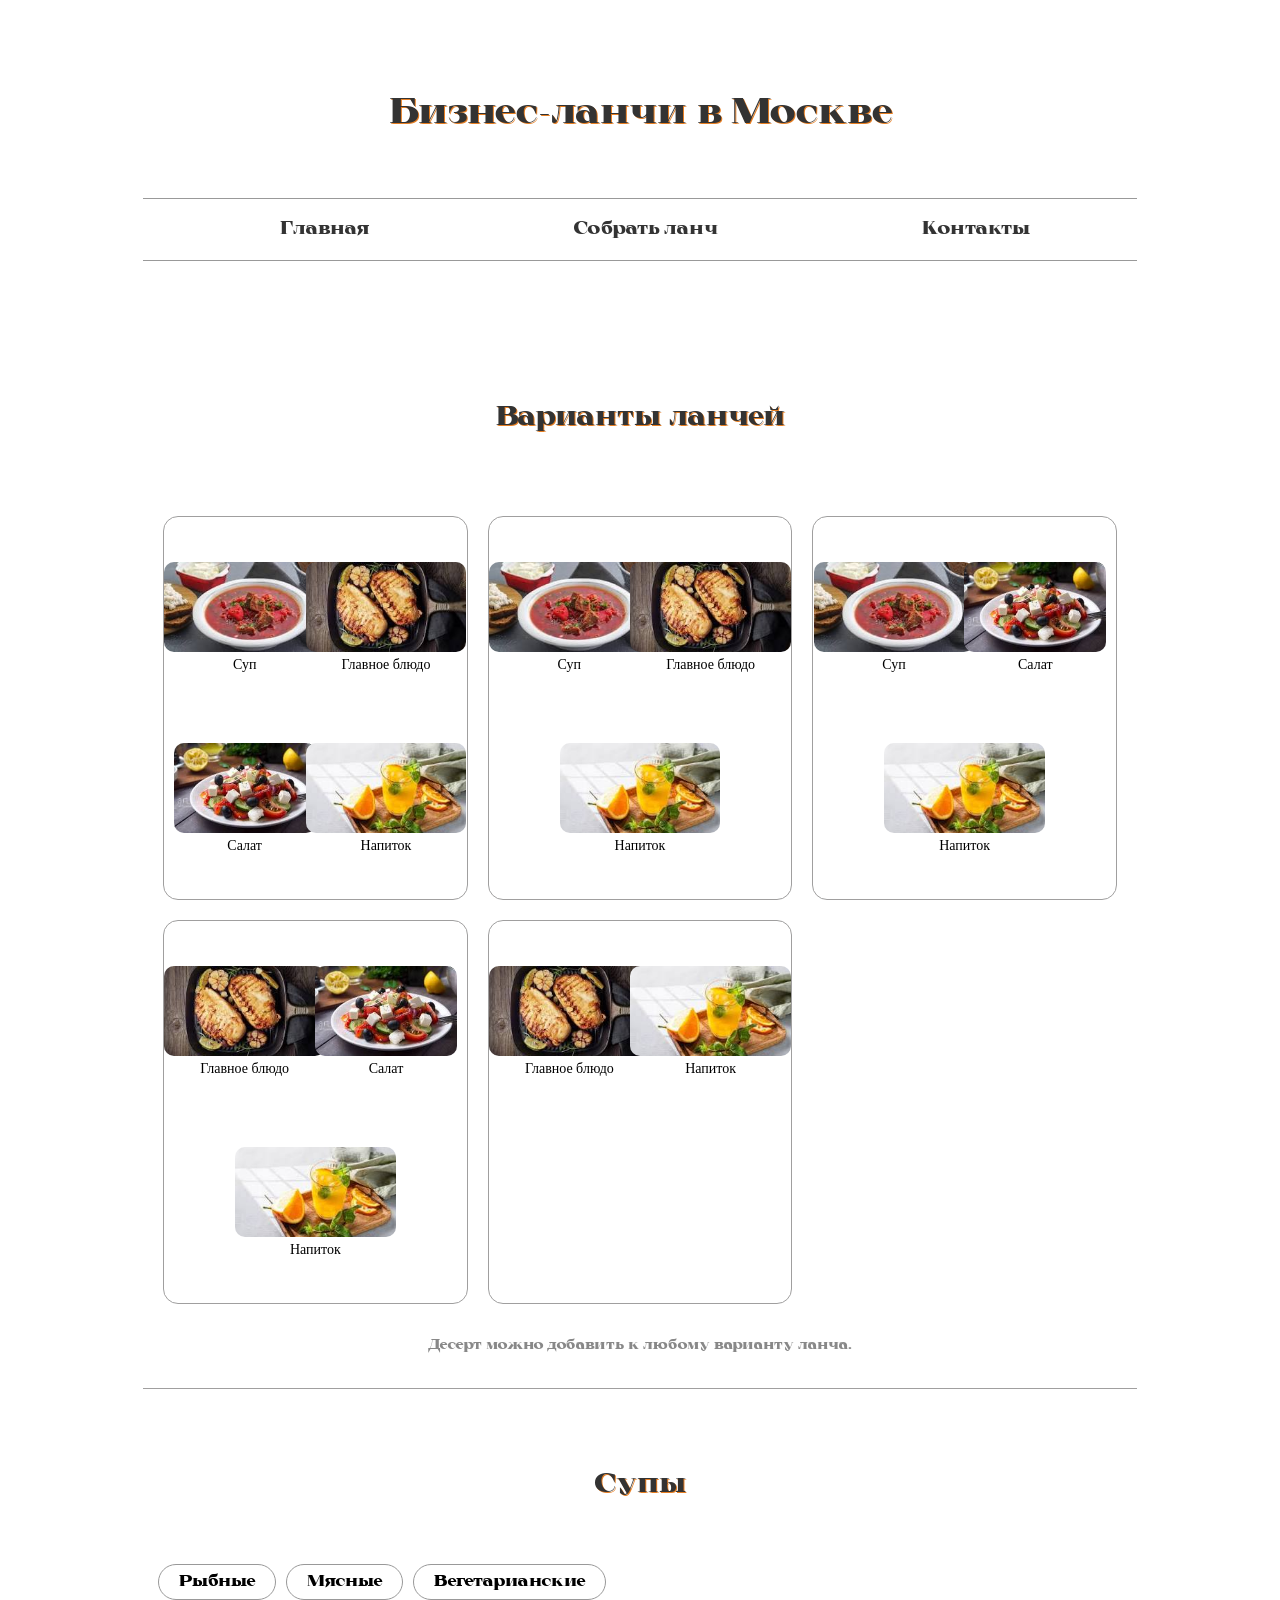
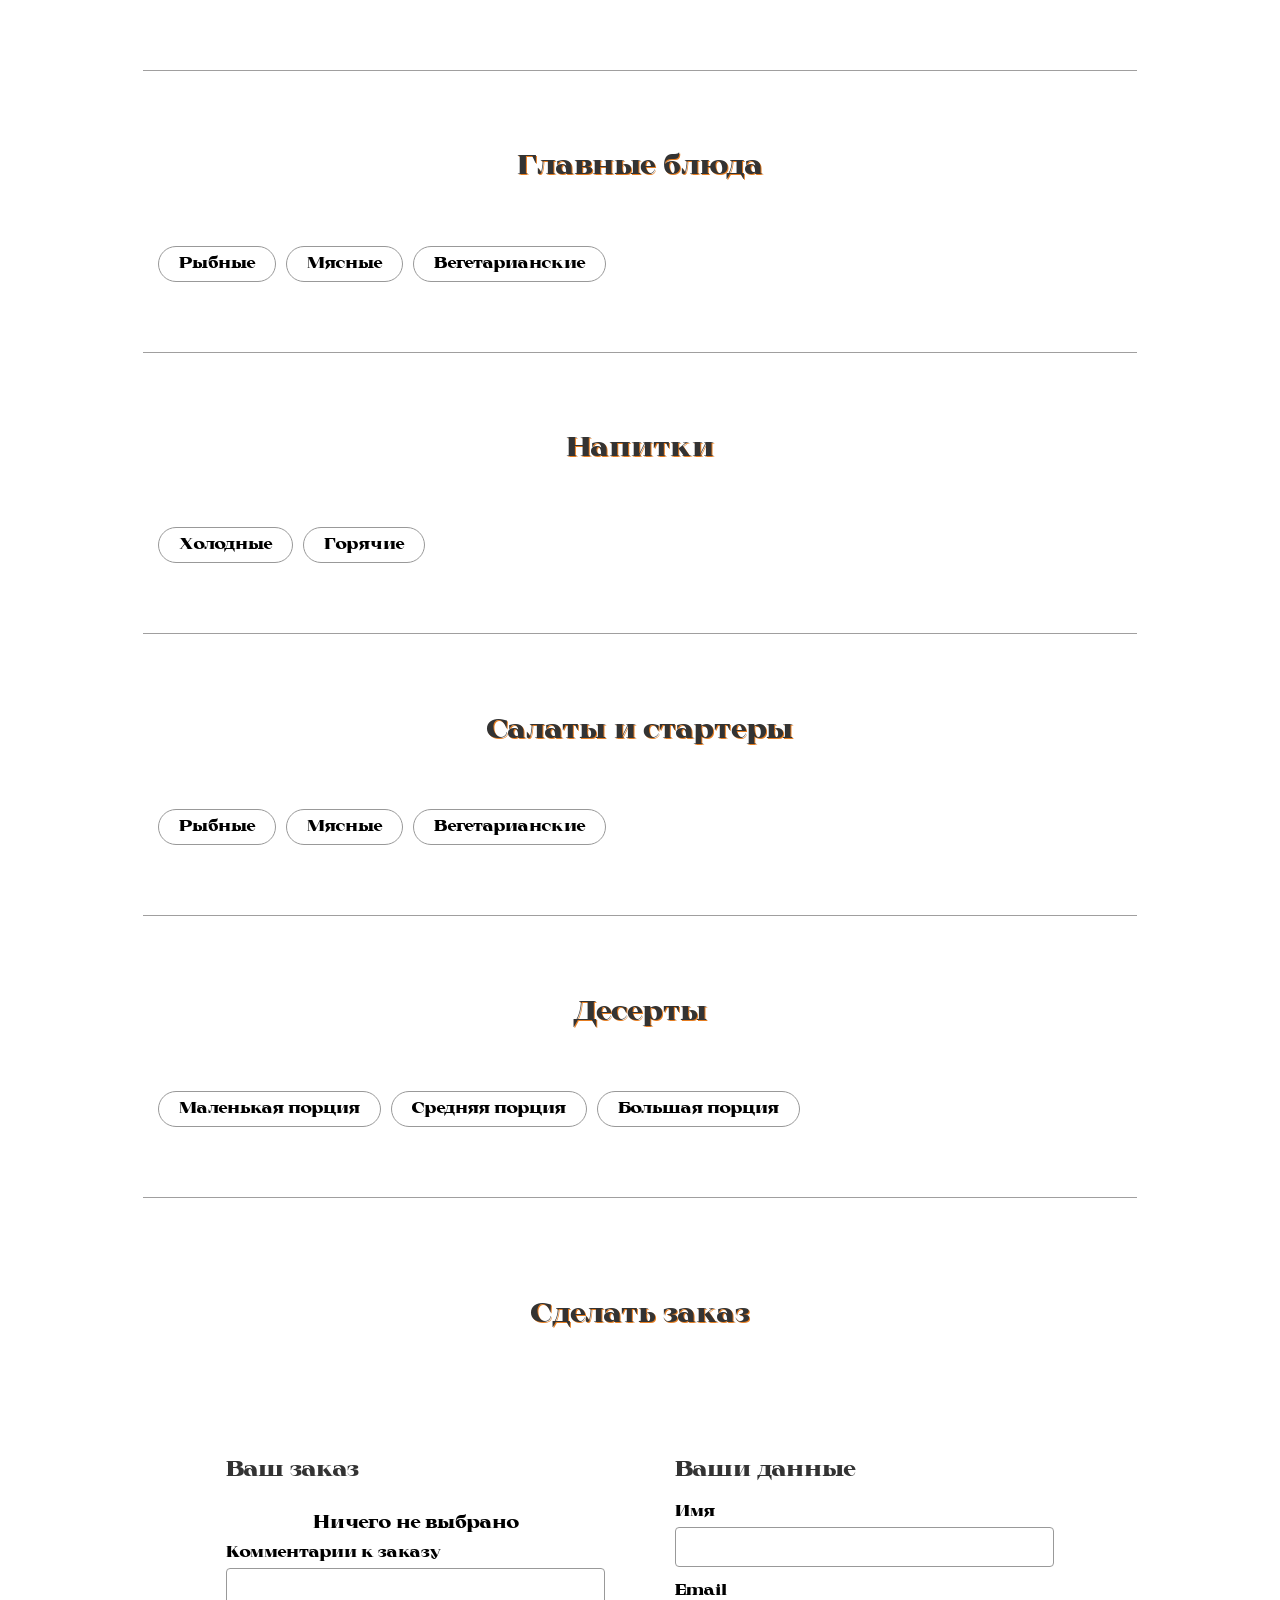
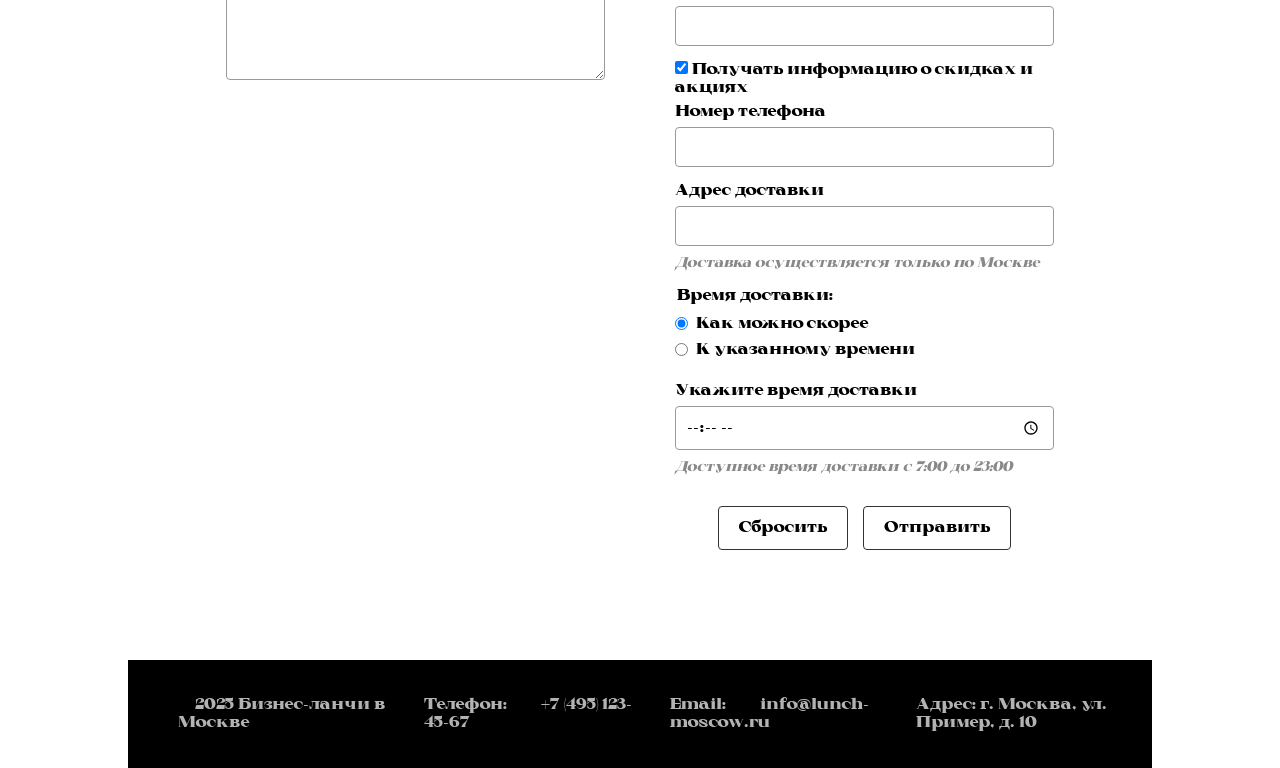
<file: lunch.html>
<!doctype html>
<html lang="ru">
  <head>
    <meta charset="UTF-8" />
    <meta name="viewport" content="width=device-width, initial-scale=1.0" />
    <link rel="stylesheet" href="style.css" />
    <link rel="stylesheet" href="lunch.css" />
    <link rel="stylesheet" href="print.css" media="print" />
    <title>Собрать ланч — Бизнес-ланчи в Москве</title>
  </head>
  <body>
    <div class="background-block"></div>
    <div class="background-block2"></div>
    <div class="second-background-block"></div>
    <div class="second-background-block2"></div>
    <div class="container">
      <header>
        <h1>Бизнес-ланчи в Москве</h1>
        <nav class="site-nav">
          <a href="index.html">Главная</a>
          <a href="lunch.html" class="active">Собрать ланч</a>
          <a href="index.html#contacts">Контакты</a>
        </nav>
      </header>
      <main>
        <section class="combo-section">
          <h2>Варианты ланчей</h2>
          <div class="combo-grid">
            <div class="combo-card">
              <div class="combo-dish">
                <img src="images/soup1.jpeg" alt="Суп" /><span>Суп</span>
              </div>
              <div class="combo-dish">
                <img src="images/main1.jpeg" alt="Главное" /><span
                  >Главное блюдо</span
                >
              </div>
              <div class="combo-dish">
                <img src="images/salad_veg1.jpeg" alt="Салат" /><span
                  >Салат</span
                >
              </div>
              <div class="combo-dish">
                <img src="images/drink1.jpeg" alt="Напиток" /><span
                  >Напиток</span
                >
              </div>
            </div>
            <div class="combo-card">
              <div class="combo-dish">
                <img src="images/soup1.jpeg" alt="Суп" /><span>Суп</span>
              </div>
              <div class="combo-dish">
                <img src="images/main1.jpeg" alt="Главное" /><span
                  >Главное блюдо</span
                >
              </div>
              <div class="combo-dish">
                <img src="images/drink1.jpeg" alt="Напиток" /><span
                  >Напиток</span
                >
              </div>
            </div>
            <div class="combo-card">
              <div class="combo-dish">
                <img src="images/soup1.jpeg" alt="Суп" /><span>Суп</span>
              </div>
              <div class="combo-dish">
                <img src="images/salad_veg1.jpeg" alt="Салат" /><span
                  >Салат</span
                >
              </div>
              <div class="combo-dish">
                <img src="images/drink1.jpeg" alt="Напиток" /><span
                  >Напиток</span
                >
              </div>
            </div>
            <div class="combo-card">
              <div class="combo-dish">
                <img src="images/main1.jpeg" alt="Главное" /><span
                  >Главное блюдо</span
                >
              </div>
              <div class="combo-dish">
                <img src="images/salad_veg1.jpeg" alt="Салат" /><span
                  >Салат</span
                >
              </div>
              <div class="combo-dish">
                <img src="images/drink1.jpeg" alt="Напиток" /><span
                  >Напиток</span
                >
              </div>
            </div>
            <div class="combo-card">
              <div class="combo-dish">
                <img src="images/main1.jpeg" alt="Главное" /><span
                  >Главное блюдо</span
                >
              </div>
              <div class="combo-dish">
                <img src="images/drink1.jpeg" alt="Напиток" /><span
                  >Напиток</span
                >
              </div>
            </div>
          </div>
          <p class="combo-note">
            Десерт можно добавить к любому варианту ланча.
          </p>
        </section>
        <section class="dish-section">
          <h2>Супы</h2>
          <div class="filters">
            <button type="button" class="filter-btn" data-kind="fish">
              Рыбные
            </button>
            <button type="button" class="filter-btn" data-kind="meat">
              Мясные
            </button>
            <button type="button" class="filter-btn" data-kind="veg">
              Вегетарианские
            </button>
          </div>
          <div class="dishes" id="soup"></div>
        </section>
        <section class="dish-section">
          <h2>Главные блюда</h2>
          <div class="filters">
            <button type="button" class="filter-btn" data-kind="fish">
              Рыбные
            </button>
            <button type="button" class="filter-btn" data-kind="meat">
              Мясные
            </button>
            <button type="button" class="filter-btn" data-kind="veg">
              Вегетарианские
            </button>
          </div>
          <div class="dishes" id="main"></div>
        </section>
        <section class="dish-section">
          <h2>Напитки</h2>
          <div class="filters">
            <button type="button" class="filter-btn" data-kind="cold">
              Холодные
            </button>
            <button type="button" class="filter-btn" data-kind="hot">
              Горячие
            </button>
          </div>
          <div class="dishes" id="drink"></div>
        </section>
        <section class="dish-section">
          <h2>Салаты и стартеры</h2>
          <div class="filters">
            <button type="button" class="filter-btn" data-kind="fish">
              Рыбные
            </button>
            <button type="button" class="filter-btn" data-kind="meat">
              Мясные
            </button>
            <button type="button" class="filter-btn" data-kind="veg">
              Вегетарианские
            </button>
          </div>
          <div class="dishes" id="salad"></div>
        </section>
        <section class="dish-section">
          <h2>Десерты</h2>
          <div class="filters">
            <button type="button" class="filter-btn" data-kind="small">
              Маленькая порция
            </button>
            <button type="button" class="filter-btn" data-kind="medium">
              Средняя порция
            </button>
            <button type="button" class="filter-btn" data-kind="large">
              Большая порция
            </button>
          </div>
          <div class="dishes" id="dessert"></div>
        </section>
        <section class="order-section">
          <h2>Сделать заказ</h2>
          <form
            action="https://httpbin.org/post"
            method="POST"
            class="order-form"
          >
            <div class="order-cols">
              <div class="order-col">
                <h3>Ваш заказ</h3>
                <div id="order-summary">
                  <input type="hidden" name="soup" id="hidden-soup" value="" />
                  <input type="hidden" name="main" id="hidden-main" value="" />
                  <input
                    type="hidden"
                    name="salad"
                    id="hidden-salad"
                    value=""
                  />
                  <input
                    type="hidden"
                    name="dessert"
                    id="hidden-dessert"
                    value=""
                  />
                  <input
                    type="hidden"
                    name="drink"
                    id="hidden-drink"
                    value=""
                  />
                  <div id="nothing-choosed">Ничего не выбрано</div>
                  <div
                    id="choosed-soup"
                    style="display: none; border-bottom: 1px solid #a19f9f"
                  >
                    <b><p>Суп</p></b>
                    <div class="choosed-dish-name"></div>
                  </div>
                  <div
                    id="choosed-main"
                    style="display: none; border-bottom: 1px solid #a19f9f"
                  >
                    <b><p>Главное блюдо</p></b>
                    <div class="choosed-dish-name"></div>
                  </div>
                  <div
                    id="choosed-drink"
                    style="display: none; border-bottom: 1px solid #a19f9f"
                  >
                    <b><p>Напиток</p></b>
                    <div class="choosed-dish-name"></div>
                  </div>
                  <div
                    id="choosed-salad"
                    style="display: none; border-bottom: 1px solid #a19f9f"
                  >
                    <b><p>Салат или стартер</p></b>
                    <div class="choosed-dish-name"></div>
                  </div>
                  <div
                    id="choosed-dessert"
                    style="display: none; border-bottom: 1px solid #a19f9f"
                  >
                    <b><p>Десерт</p></b>
                    <div class="choosed-dish-name"></div>
                  </div>
                  <div id="price" style="display: none">
                    <b><p>Стоимость заказа</p></b>
                    <div id="total-price"></div>
                  </div>
                </div>
                <label for="order-comment">Комментарии к заказу</label>
                <textarea id="order-comment" name="comment" rows="5"></textarea>
              </div>
              <div class="order-col">
                <h3>Ваши данные</h3>
                <label for="order-name">Имя</label>
                <input type="text" id="order-name" name="name" required />
                <label for="order-email">Email</label>
                <input type="email" id="order-email" name="email" required />
                <label class="order-checkbox" for="order-subscribe">
                  <input
                    type="checkbox"
                    id="order-subscribe"
                    name="subscribe"
                    value="yes"
                    checked
                  />
                  Получать информацию о скидках и акциях
                </label>
                <label for="order-phone">Номер телефона</label>
                <input type="tel" id="order-phone" name="phone" required />
                <label for="order-address">Адрес доставки</label>
                <input type="text" id="order-address" name="address" required />
                <p class="order-hint">
                  Доставка осуществляется только по Москве
                </p>
                <fieldset class="order-fieldset">
                  <legend>Время доставки:</legend>
                  <label for="delivery-asap">
                    <input
                      type="radio"
                      id="delivery-asap"
                      name="delivery_time_type"
                      value="asap"
                      checked
                      required
                    />
                    Как можно скорее
                  </label>
                  <label for="delivery-exact">
                    <input
                      type="radio"
                      id="delivery-exact"
                      name="delivery_time_type"
                      value="exact"
                    />
                    К указанному времени
                  </label>
                </fieldset>
                <label for="order-time">Укажите время доставки</label>
                <input
                  type="time"
                  id="order-time"
                  name="delivery_time"
                  min="07:00"
                  max="23:00"
                  step="300"
                />
                <p class="order-hint">
                  Доступное время доставки с 7:00 до 23:00
                </p>
                <div class="order-buttons">
                  <button type="reset" class="order-reset">Сбросить</button>
                  <button type="submit" class="order-submit">Отправить</button>
                </div>
              </div>
            </div>
          </form>
        </section>
      </main>
      <footer id="contacts">
        <p>© 2025 Бизнес-ланчи в Москве</p>
        <p>Телефон: <a href="tel:+74951234567">+7 (495) 123-45-67</a></p>
        <p>
          Email: <a href="mailto:info@lunch-moscow.ru">info@lunch-moscow.ru</a>
        </p>
        <p>Адрес: г. Москва, ул. Пример, д. 10</p>
      </footer>
    </div>
  </body>
  <script src="dishes.js"></script>
<script src="loadDishes.js"></script>
<script src="render.js"></script>
<script src="filters.js"></script>
<script src="order.js"></script>
<script src="combo.js"></script>
<script>
  loadDishes().then(function () {
    renderDishes();
  });
</script>
  <script>
    const deliveryAsap = document.getElementById("delivery-asap");
    const deliveryExact = document.getElementById("delivery-exact");
    const deliveryTime = document.getElementById("order-time");

    function updateDeliveryTimeRequirement() {
      if (deliveryExact.checked) {
        deliveryTime.required = true;
      } else {
        deliveryTime.required = false;
      }
    }

    deliveryAsap.addEventListener("change", updateDeliveryTimeRequirement);
    deliveryExact.addEventListener("change", updateDeliveryTimeRequirement);
    updateDeliveryTimeRequirement();
  </script>
</html>
</file>
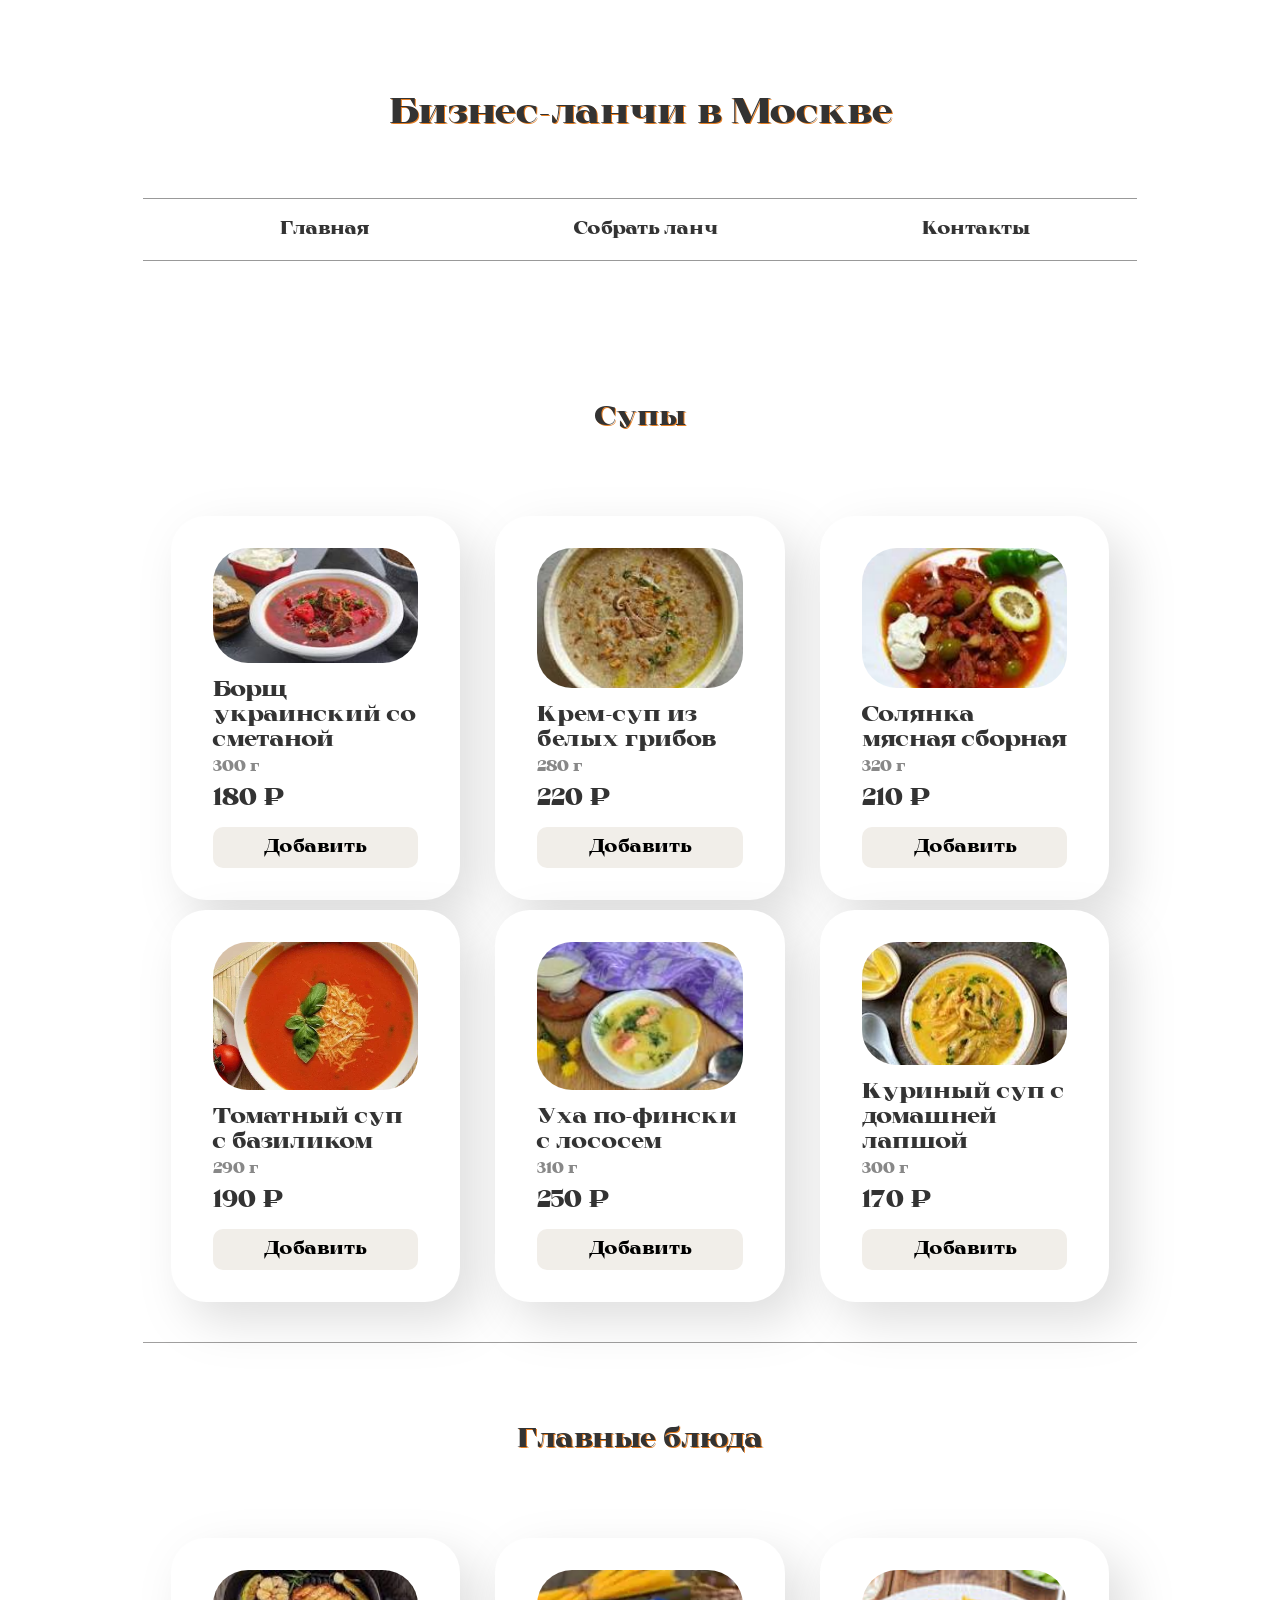
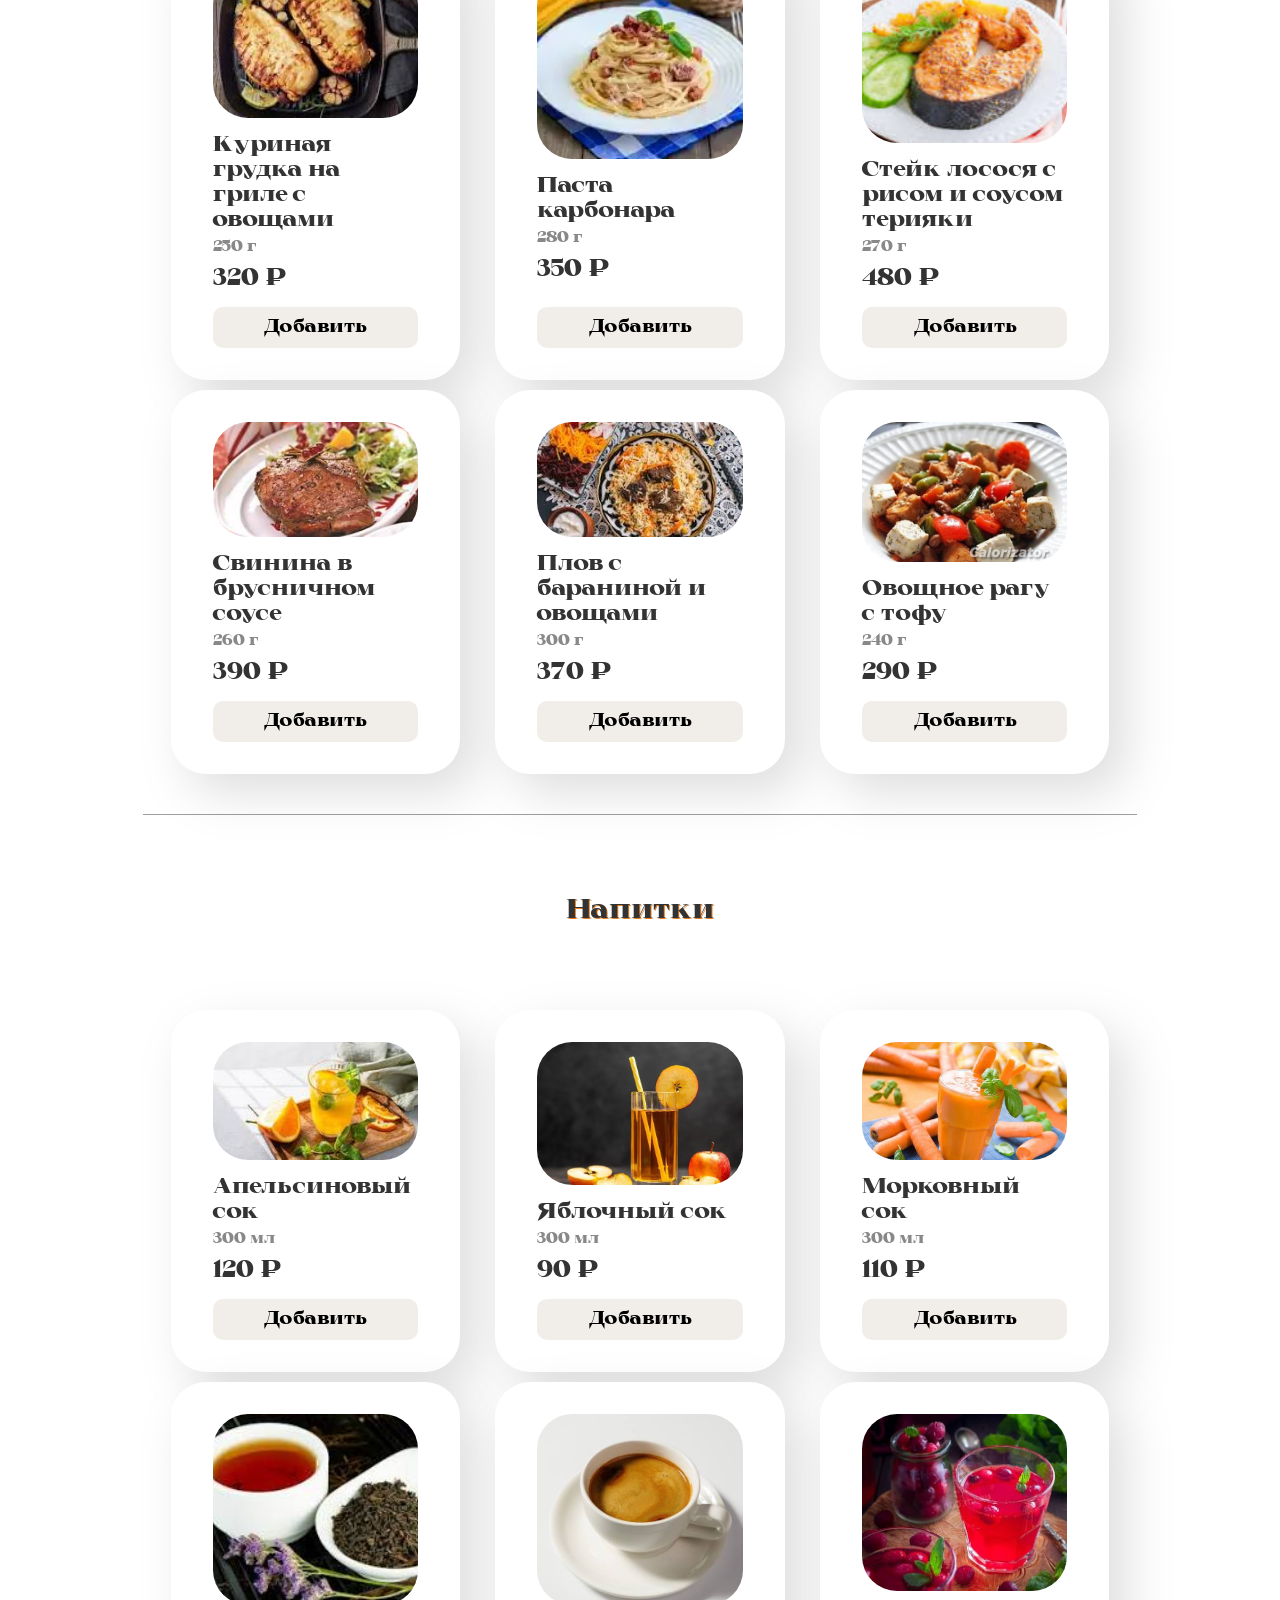
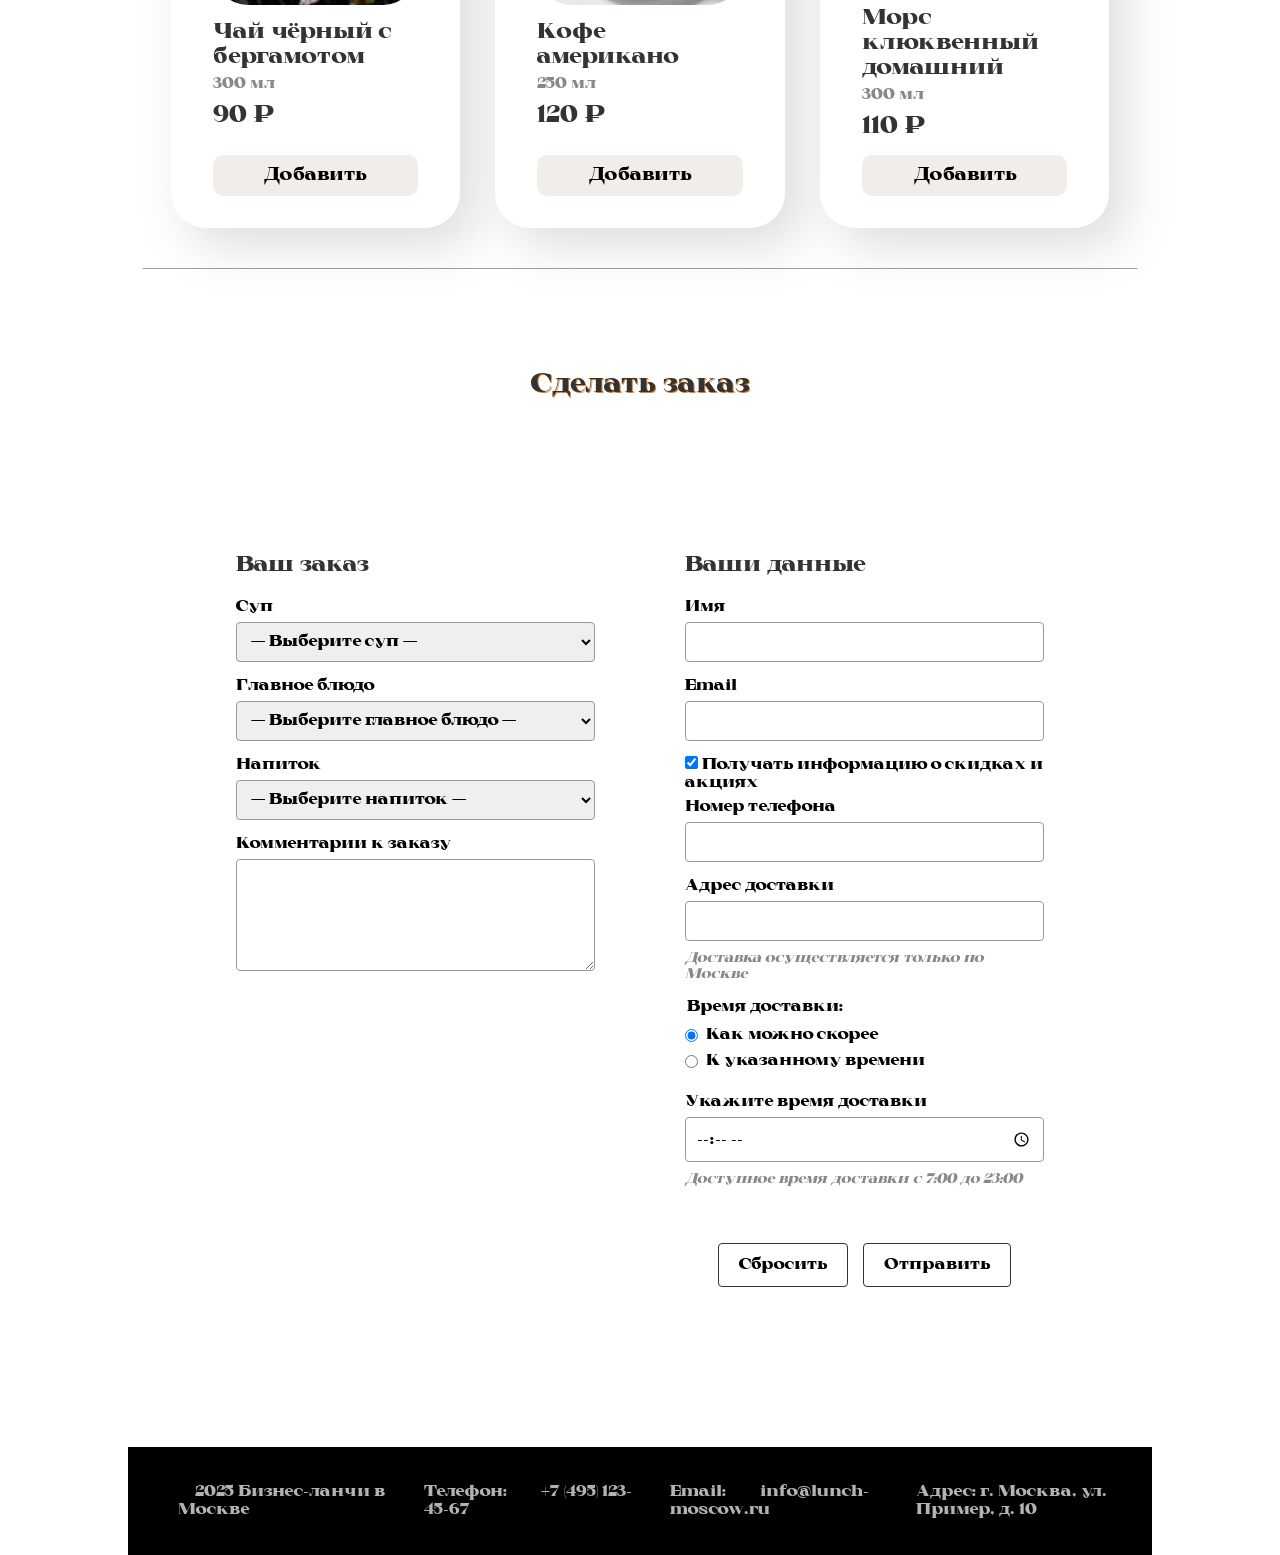
<file: 3/lunch.html>
<!doctype html>
<html lang="ru">
  <head>
    <meta charset="UTF-8" />
    <meta name="viewport" content="width=device-width, initial-scale=1.0" />
    <link rel="stylesheet" href="style.css" />
    <link rel="stylesheet" href="lunch.css" />
    <link rel="stylesheet" href="print.css" media="print" />
    <title>Собрать ланч — Бизнес-ланчи в Москве</title>
  </head>
  <body>
    <div class="background-block"></div>
    <div class="background-block2"></div>
    <div class="second-background-block"></div>
    <div class="second-background-block2"></div>
    <div class="container">
      <header>
        <h1>Бизнес-ланчи в Москве</h1>
        <nav class="site-nav">
          <a href="index.html">Главная</a>
          <a href="lunch.html" class="active">Собрать ланч</a>
          <a href="index.html#contacts">Контакты</a>
        </nav>
      </header>
      <main>
        <section class="dish-section">
          <h2>Супы</h2>
          <div class="dishes">
            <div class="dish-card">
              <img src="images/soup1.jpeg" alt="Борщ украинский" />
              <p class="dish-name">Борщ украинский со сметаной</p>
              <p class="dish-weight">300 г</p>
              <p class="dish-price">180 ₽</p>
              <button type="button" class="add-btn">Добавить</button>
            </div>
            <div class="dish-card">
              <img src="images/soup2.jpeg" alt="Крем-суп из грибов" />
              <p class="dish-name">Крем-суп из белых грибов</p>
              <p class="dish-weight">280 г</p>
              <p class="dish-price">220 ₽</p>
              <button type="button" class="add-btn">Добавить</button>
            </div>
            <div class="dish-card">
              <img src="images/soup3.jpeg" alt="Солянка мясная" />
              <p class="dish-name">Солянка мясная сборная</p>
              <p class="dish-weight">320 г</p>
              <p class="dish-price">210 ₽</p>
              <button type="button" class="add-btn">Добавить</button>
            </div>
            <div class="dish-card">
              <img src="images/soup4.webp" alt="Томатный суп" />
              <p class="dish-name">Томатный суп с базиликом</p>
              <p class="dish-weight">290 г</p>
              <p class="dish-price">190 ₽</p>
              <button type="button" class="add-btn">Добавить</button>
            </div>
            <div class="dish-card">
              <img src="images/soup5.jpeg" alt="Уха" />
              <p class="dish-name">Уха по-фински с лососем</p>
              <p class="dish-weight">310 г</p>
              <p class="dish-price">250 ₽</p>
              <button type="button" class="add-btn">Добавить</button>
            </div>
            <div class="dish-card">
              <img src="images/soup6.jpeg" alt="Куриный суп" />
              <p class="dish-name">Куриный суп с домашней лапшой</p>
              <p class="dish-weight">300 г</p>
              <p class="dish-price">170 ₽</p>
              <button type="button" class="add-btn">Добавить</button>
            </div>
          </div>
        </section>
        <section class="dish-section">
          <h2>Главные блюда</h2>
          <div class="dishes">
            <div class="dish-card">
              <img src="images/main1.jpeg" alt="Куриная грудка" />
              <p class="dish-name">Куриная грудка на гриле с овощами</p>
              <p class="dish-weight">250 г</p>
              <p class="dish-price">320 ₽</p>
              <button type="button" class="add-btn">Добавить</button>
            </div>
            <div class="dish-card">
              <img src="images/main2.webp" alt="Паста карбонара" />
              <p class="dish-name">Паста карбонара</p>
              <p class="dish-weight">280 г</p>
              <p class="dish-price">350 ₽</p>
              <button type="button" class="add-btn">Добавить</button>
            </div>
            <div class="dish-card">
              <img src="images/main3.jpeg" alt="Стейк лосося" />
              <p class="dish-name">Стейк лосося с рисом и соусом терияки</p>
              <p class="dish-weight">270 г</p>
              <p class="dish-price">480 ₽</p>
              <button type="button" class="add-btn">Добавить</button>
            </div>
            <div class="dish-card">
              <img src="images/main4.jpeg" alt="Свинина" />
              <p class="dish-name">Свинина в брусничном соусе</p>
              <p class="dish-weight">260 г</p>
              <p class="dish-price">390 ₽</p>
              <button type="button" class="add-btn">Добавить</button>
            </div>
            <div class="dish-card">
              <img src="images/main5.jpeg" alt="Плов" />
              <p class="dish-name">Плов с бараниной и овощами</p>
              <p class="dish-weight">300 г</p>
              <p class="dish-price">370 ₽</p>
              <button type="button" class="add-btn">Добавить</button>
            </div>
            <div class="dish-card">
              <img src="images/main6.jpeg" alt="Овощное рагу" />
              <p class="dish-name">Овощное рагу с тофу</p>
              <p class="dish-weight">240 г</p>
              <p class="dish-price">290 ₽</p>
              <button type="button" class="add-btn">Добавить</button>
            </div>
          </div>
        </section>
        <section class="dish-section">
          <h2>Напитки</h2>
          <div class="dishes">
            <div class="dish-card">
              <img src="images/drink1.jpeg" alt="Апельсиновый сок" />
              <p class="dish-name">Апельсиновый сок</p>
              <p class="dish-weight">300 мл</p>
              <p class="dish-price">120 ₽</p>
              <button type="button" class="add-btn">Добавить</button>
            </div>
            <div class="dish-card">
              <img src="images/drink2.webp" alt="Яблочный сок" />
              <p class="dish-name">Яблочный сок</p>
              <p class="dish-weight">300 мл</p>
              <p class="dish-price">90 ₽</p>
              <button type="button" class="add-btn">Добавить</button>
            </div>
            <div class="dish-card">
              <img src="images/drink3.webp" alt="Морковный сок" />
              <p class="dish-name">Морковный сок</p>
              <p class="dish-weight">300 мл</p>
              <p class="dish-price">110 ₽</p>
              <button type="button" class="add-btn">Добавить</button>
            </div>
            <div class="dish-card">
              <img src="images/drink4.jpeg" alt="Чай" />
              <p class="dish-name">Чай чёрный с бергамотом</p>
              <p class="dish-weight">300 мл</p>
              <p class="dish-price">90 ₽</p>
              <button type="button" class="add-btn">Добавить</button>
            </div>
            <div class="dish-card">
              <img src="images/drink5.jpeg" alt="Кофе" />
              <p class="dish-name">Кофе американо</p>
              <p class="dish-weight">250 мл</p>
              <p class="dish-price">120 ₽</p>
              <button type="button" class="add-btn">Добавить</button>
            </div>
            <div class="dish-card">
              <img src="images/drink6.jpeg" alt="Морс" />
              <p class="dish-name">Морс клюквенный домашний</p>
              <p class="dish-weight">300 мл</p>
              <p class="dish-price">110 ₽</p>
              <button type="button" class="add-btn">Добавить</button>
            </div>
          </div>
        </section>
        <section class="order-section">
          <h2>Сделать заказ</h2>
          <form
            action="https://httpbin.org/post"
            method="POST"
            class="order-form"
          >
            <div class="order-cols">
              <div class="order-col">
                <h3>Ваш заказ</h3>
                <label for="order-soup">Суп</label>
                <select id="order-soup" name="soup" required>
                  <option value="">— Выберите суп —</option>
                  <option value="borscht">Борщ украинский</option>
                  <option value="mushroom_cream_soup">
                    Крем-суп из белых грибов
                  </option>
                  <option value="solyanka">Солянка мясная</option>
                  <option value="tomato_basil_soup">
                    Томатный суп с базиликом
                  </option>
                  <option value="finnish_fish_soup">Уха по-фински</option>
                  <option value="chicken_noodle_soup">
                    Куриный суп с лапшой
                  </option>
                </select>
                <label for="order-main">Главное блюдо</label>
                <select id="order-main" name="main" required>
                  <option value="">— Выберите главное блюдо —</option>
                  <option value="grilled_chicken">
                    Куриная грудка на гриле
                  </option>
                  <option value="carbonara">Паста карбонара</option>
                  <option value="salmon_steak">Стейк лосося</option>
                  <option value="pork_lingonberry">
                    Свинина в брусничном соусе
                  </option>
                  <option value="lamb_pilaf">Плов с бараниной</option>
                  <option value="vegetable_tofu_stew">
                    Овощное рагу с тофу
                  </option>
                </select>
                <label for="order-drink">Напиток</label>
                <select id="order-drink" name="drink" required>
                  <option value="">— Выберите напиток —</option>
                  <option value="orange_juice">Апельсиновый сок</option>
                  <option value="apple_juice">Яблочный сок</option>
                  <option value="carrot_juice">Морковный сок</option>
                  <option value="black_tea_bergamot">
                    Чай чёрный с бергамотом
                  </option>
                  <option value="americano">Кофе американо</option>
                  <option value="cranberry_mors">Морс клюквенный</option>
                </select>
                <label for="order-comment">Комментарии к заказу</label>
                <textarea id="order-comment" name="comment" rows="5"></textarea>
              </div>
              <div class="order-col">
                <h3>Ваши данные</h3>
                <label for="order-name">Имя</label>
                <input type="text" id="order-name" name="name" required />
                <label for="order-email">Email</label>
                <input type="email" id="order-email" name="email" required />
                <label class="order-checkbox" for="order-subscribe">
                  <input
                    type="checkbox"
                    id="order-subscribe"
                    name="subscribe"
                    value="yes"
                    checked
                  />
                  Получать информацию о скидках и акциях
                </label>
                <label for="order-phone">Номер телефона</label>
                <input type="tel" id="order-phone" name="phone" required />
                <label for="order-address">Адрес доставки</label>
                <input type="text" id="order-address" name="address" required />
                <p class="order-hint">
                  Доставка осуществляется только по Москве
                </p>
                <fieldset class="order-fieldset">
                  <legend>Время доставки:</legend>
                  <label for="delivery-asap">
                    <input
                      type="radio"
                      id="delivery-asap"
                      name="delivery_time_type"
                      value="asap"
                      checked
                      required
                    />
                    Как можно скорее
                  </label>
                  <label for="delivery-exact">
                    <input
                      type="radio"
                      id="delivery-exact"
                      name="delivery_time_type"
                      value="exact"
                    />
                    К указанному времени
                  </label>
                </fieldset>
                <label for="order-time">Укажите время доставки</label>
                <input
                  type="time"
                  id="order-time"
                  name="delivery_time"
                  min="07:00"
                  max="23:00"
                  step="300"
                />
                <p class="order-hint">
                  Доступное время доставки с 7:00 до 23:00
                </p>
                <div class="order-buttons">
                  <button type="reset" class="order-reset">Сбросить</button>
                  <button type="submit" class="order-submit">Отправить</button>
                </div>
              </div>
            </div>
          </form>
        </section>
      </main>
      <footer id="contacts">
        <p>© 2025 Бизнес-ланчи в Москве</p>
        <p>Телефон: <a href="tel:+74951234567">+7 (495) 123-45-67</a></p>
        <p>
          Email: <a href="mailto:info@lunch-moscow.ru">info@lunch-moscow.ru</a>
        </p>
        <p>Адрес: г. Москва, ул. Пример, д. 10</p>
      </footer>
    </div>
  </body>
      <script>
      const deliveryAsap = document.getElementById('delivery-asap');
      const deliveryExact = document.getElementById('delivery-exact');
      const deliveryTime = document.getElementById('order-time');

      function updateDeliveryTimeRequirement() {
        if (deliveryExact.checked) {
          deliveryTime.required = true;
        } else {
          deliveryTime.required = false;
        }
      }

      deliveryAsap.addEventListener('change', updateDeliveryTimeRequirement);
      deliveryExact.addEventListener('change', updateDeliveryTimeRequirement);
      updateDeliveryTimeRequirement();
    </script>
</html>
</file>
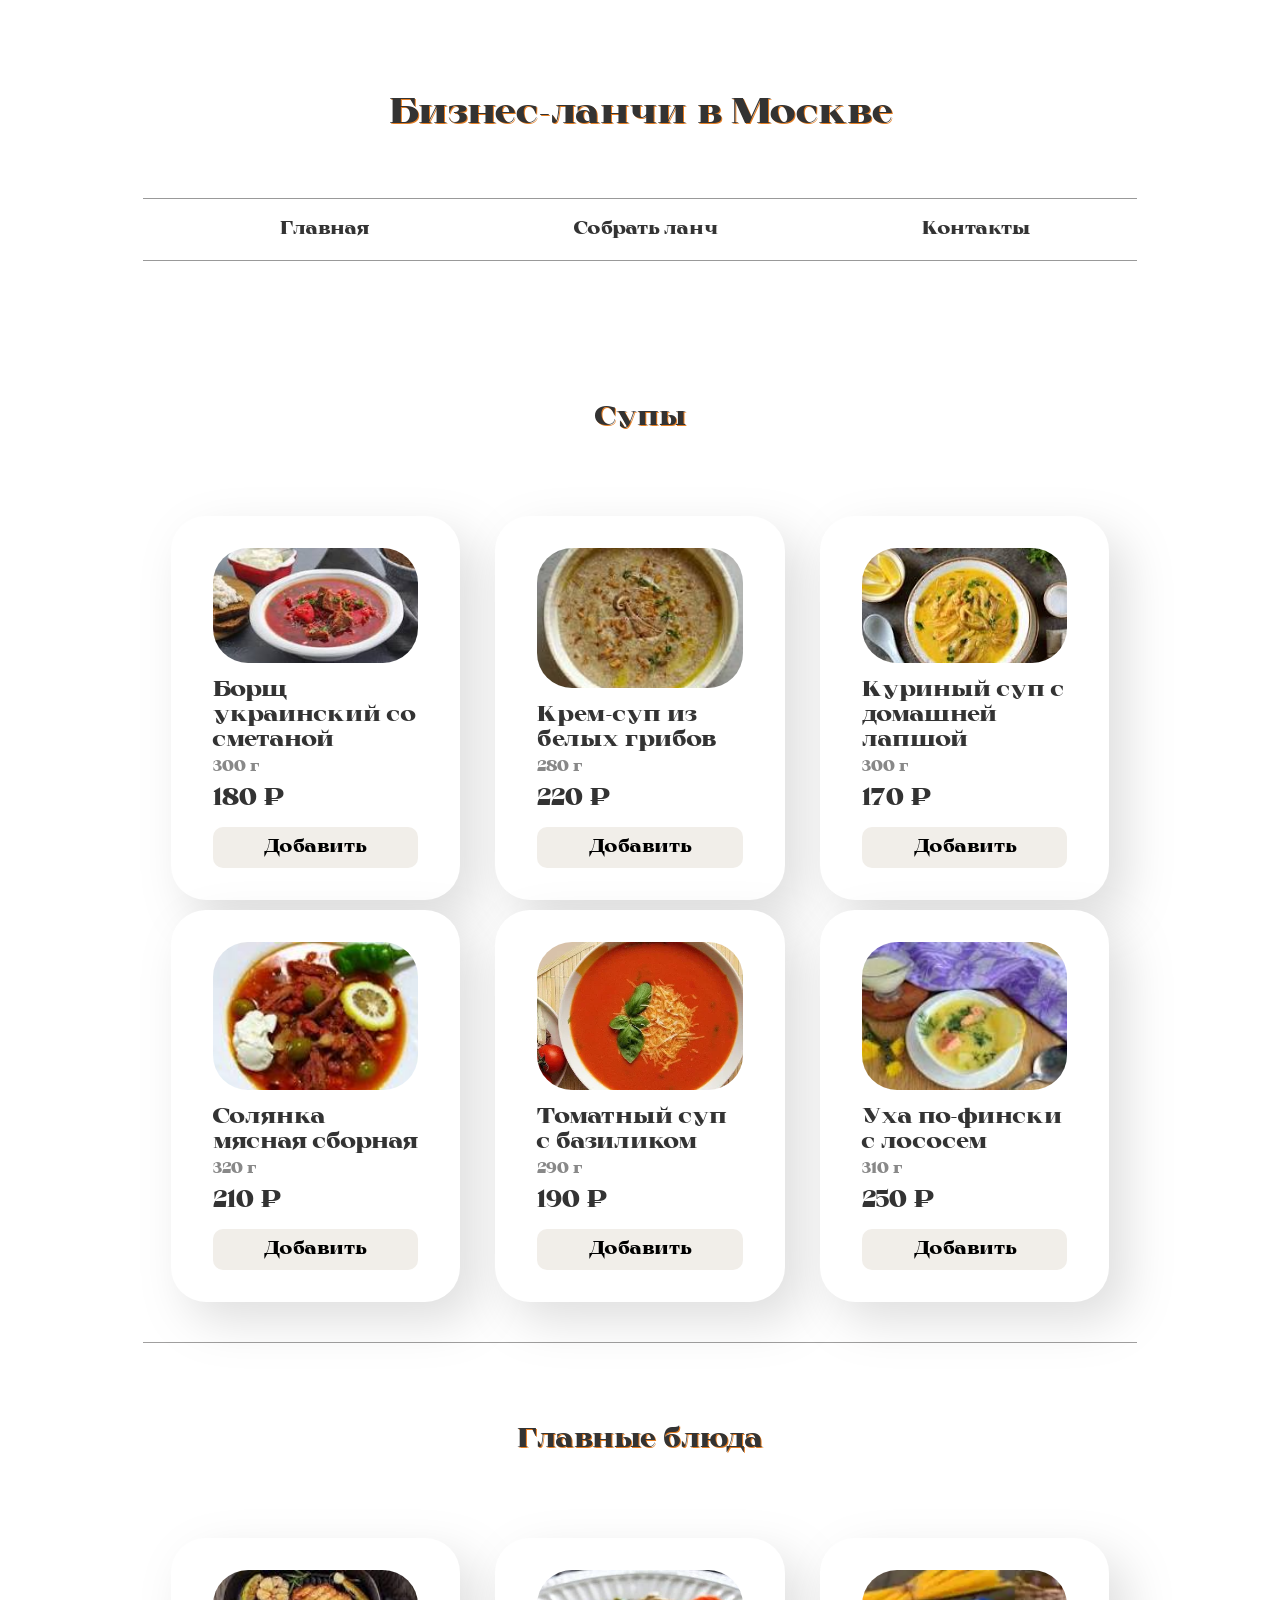
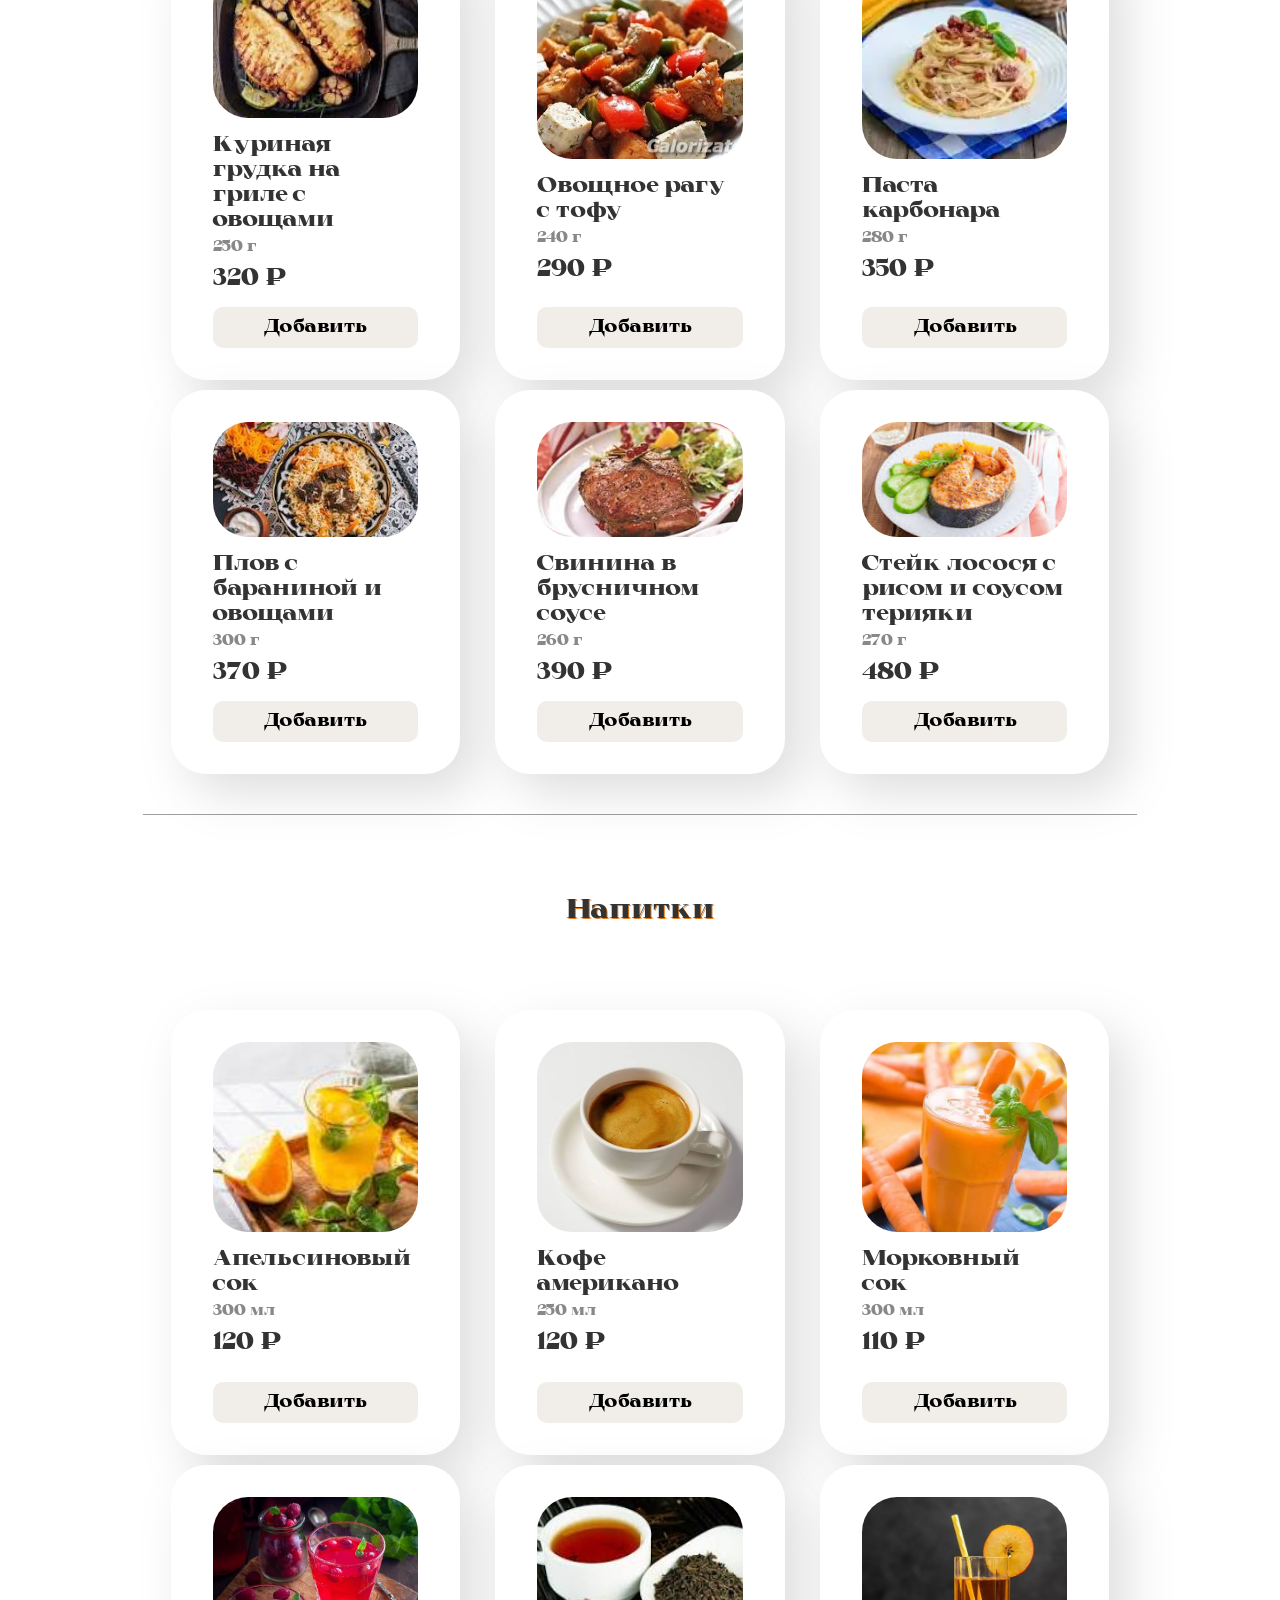
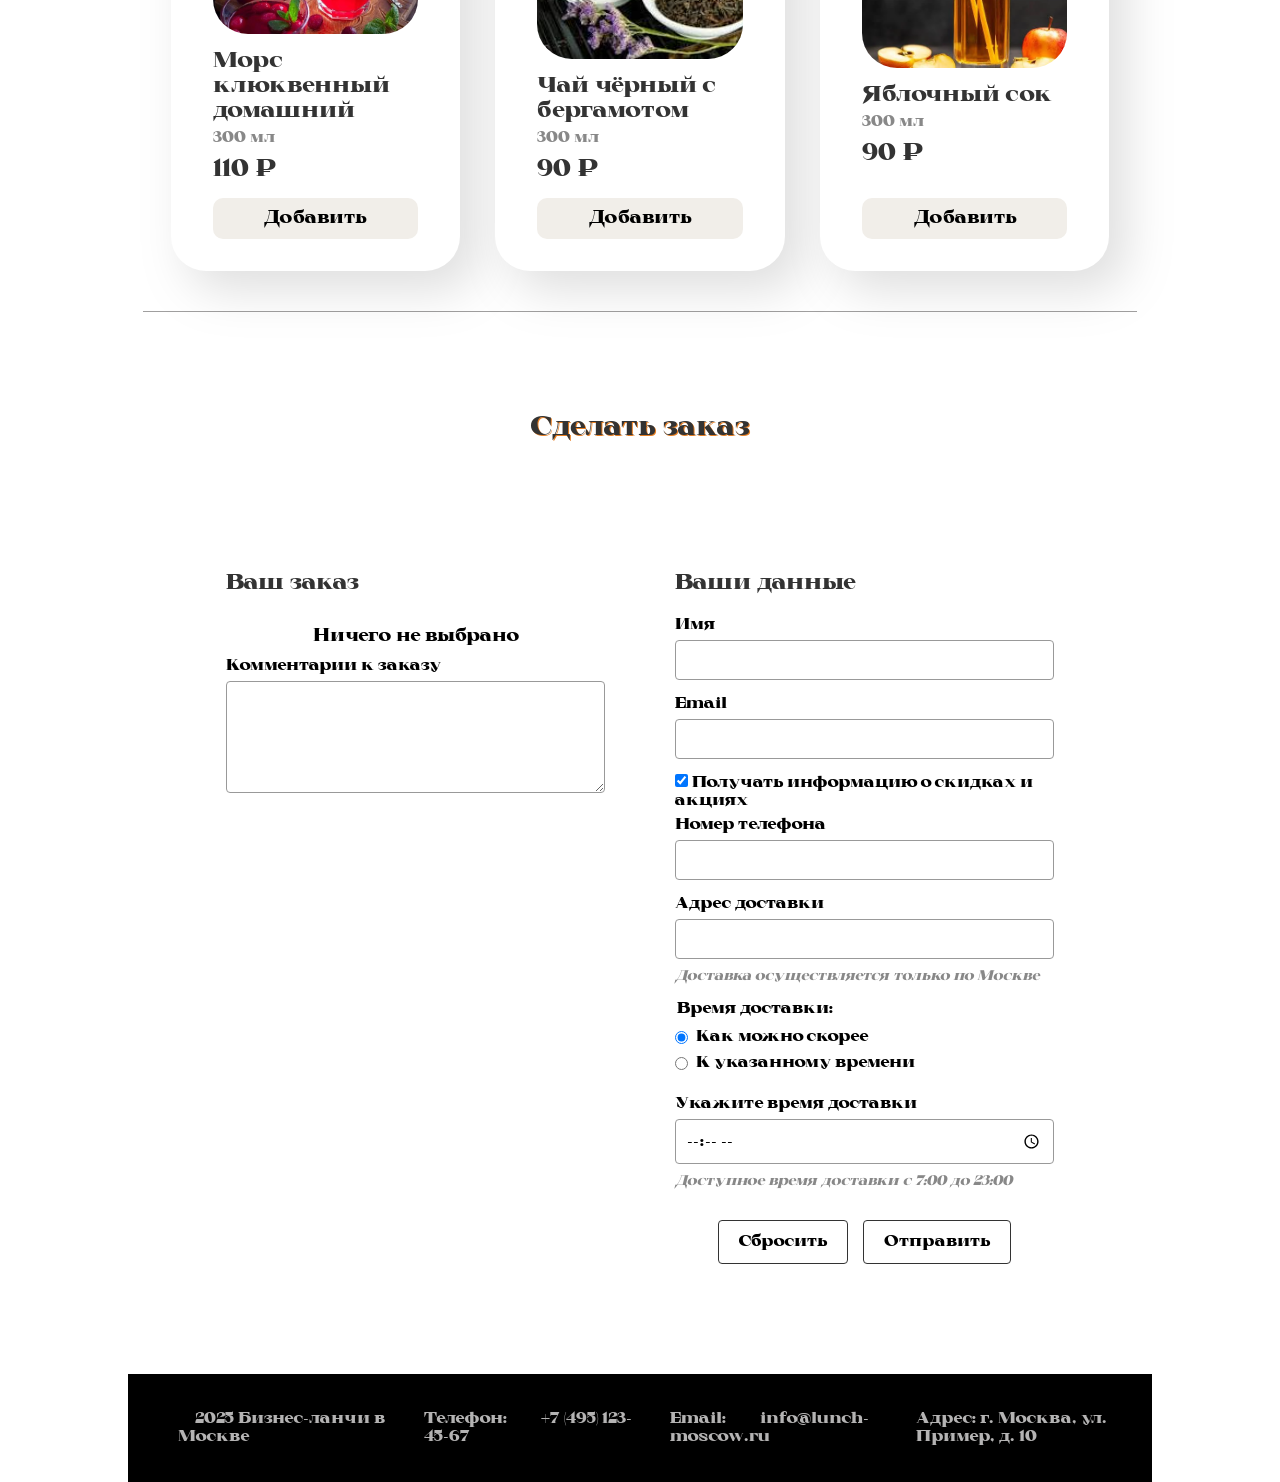
<file: 4/lunch.html>
<!doctype html>
<html lang="ru">
  <head>
    <meta charset="UTF-8" />
    <meta name="viewport" content="width=device-width, initial-scale=1.0" />
    <link rel="stylesheet" href="style.css" />
    <link rel="stylesheet" href="lunch.css" />
    <link rel="stylesheet" href="print.css" media="print" />
    <title>Собрать ланч — Бизнес-ланчи в Москве</title>
  </head>
  <body>
    <div class="background-block"></div>
    <div class="background-block2"></div>
    <div class="second-background-block"></div>
    <div class="second-background-block2"></div>
    <div class="container">
      <header>
        <h1>Бизнес-ланчи в Москве</h1>
        <nav class="site-nav">
          <a href="index.html">Главная</a>
          <a href="lunch.html" class="active">Собрать ланч</a>
          <a href="index.html#contacts">Контакты</a>
        </nav>
      </header>
      <main>
        <section class="dish-section">
          <h2>Супы</h2>
          <div class="dishes" id="soup">
          </div>
        </section>
        <section class="dish-section">
          <h2>Главные блюда</h2>
          <div class="dishes" id="main">
          </div>
        </section>
        <section class="dish-section">
          <h2>Напитки</h2>
          <div class="dishes" id="drink">
          </div>
        </section>
        <section class="order-section">
          <h2>Сделать заказ</h2>
          <form
            action="https://httpbin.org/post"
            method="POST"
            class="order-form"
          >
            <div class="order-cols">
              <div class="order-col">
                <h3>Ваш заказ</h3>
                <div id="order-summary">
                  <input type="hidden" name="soup" id="hidden-soup" value="" />
                  <input type="hidden" name="main" id="hidden-main" value="" />
                  <input type="hidden" name="drink" id="hidden-drink" value="" />
                  <div id="nothing-choosed">Ничего не выбрано</div>
                  <div id="choosed-soup" style="display:none; border-bottom: 1px solid #a19f9f;">
                    <b><p>Суп</p></b>
                    <div class="choosed-dish-name"></div>
                  </div>
                  <div id="choosed-main" style="display:none; border-bottom: 1px solid #a19f9f;">
                    <b><p>Главное блюдо</p></b>
                    <div class="choosed-dish-name"></div>
                  </div>
                  <div id="choosed-drink" style="display:none; border-bottom: 1px solid #a19f9f;">
                    <b><p>Напиток</p></b>
                    <div class="choosed-dish-name"></div>
                  </div>
                  <div id="price" style="display:none;">
                    <b><p>Стоимость заказа</p></b>
                    <div id="total-price"></div>
                  </div>
                </div>
                <label for="order-comment">Комментарии к заказу</label>
                <textarea id="order-comment" name="comment" rows="5"></textarea>
              </div>
              <div class="order-col">
                <h3>Ваши данные</h3>
                <label for="order-name">Имя</label>
                <input type="text" id="order-name" name="name" required />
                <label for="order-email">Email</label>
                <input type="email" id="order-email" name="email" required />
                <label class="order-checkbox" for="order-subscribe">
                  <input
                    type="checkbox"
                    id="order-subscribe"
                    name="subscribe"
                    value="yes"
                    checked
                  />
                  Получать информацию о скидках и акциях
                </label>
                <label for="order-phone">Номер телефона</label>
                <input type="tel" id="order-phone" name="phone" required />
                <label for="order-address">Адрес доставки</label>
                <input type="text" id="order-address" name="address" required />
                <p class="order-hint">
                  Доставка осуществляется только по Москве
                </p>
                <fieldset class="order-fieldset">
                  <legend>Время доставки:</legend>
                  <label for="delivery-asap">
                    <input
                      type="radio"
                      id="delivery-asap"
                      name="delivery_time_type"
                      value="asap"
                      checked
                      required
                    />
                    Как можно скорее
                  </label>
                  <label for="delivery-exact">
                    <input
                      type="radio"
                      id="delivery-exact"
                      name="delivery_time_type"
                      value="exact"
                    />
                    К указанному времени
                  </label>
                </fieldset>
                <label for="order-time">Укажите время доставки</label>
                <input
                  type="time"
                  id="order-time"
                  name="delivery_time"
                  min="07:00"
                  max="23:00"
                  step="300"
                />
                <p class="order-hint">
                  Доступное время доставки с 7:00 до 23:00
                </p>
                <div class="order-buttons">
                  <button type="reset" class="order-reset">Сбросить</button>
                  <button type="submit" class="order-submit">Отправить</button>
                </div>
              </div>
            </div>
          </form>
        </section>
      </main>
      <footer id="contacts">
        <p>© 2025 Бизнес-ланчи в Москве</p>
        <p>Телефон: <a href="tel:+74951234567">+7 (495) 123-45-67</a></p>
        <p>
          Email: <a href="mailto:info@lunch-moscow.ru">info@lunch-moscow.ru</a>
        </p>
        <p>Адрес: г. Москва, ул. Пример, д. 10</p>
      </footer>
    </div>
  </body>
      <script src="dishes.js"></script>
      <script src="render.js"></script>
      <script src="order.js"></script>
      <script>
      const deliveryAsap = document.getElementById('delivery-asap');
      const deliveryExact = document.getElementById('delivery-exact');
      const deliveryTime = document.getElementById('order-time');

      function updateDeliveryTimeRequirement() {
        if (deliveryExact.checked) {
          deliveryTime.required = true;
        } else {
          deliveryTime.required = false;
        }
      }

      deliveryAsap.addEventListener('change', updateDeliveryTimeRequirement);
      deliveryExact.addEventListener('change', updateDeliveryTimeRequirement);
      updateDeliveryTimeRequirement();
    </script>
</html>
</file>
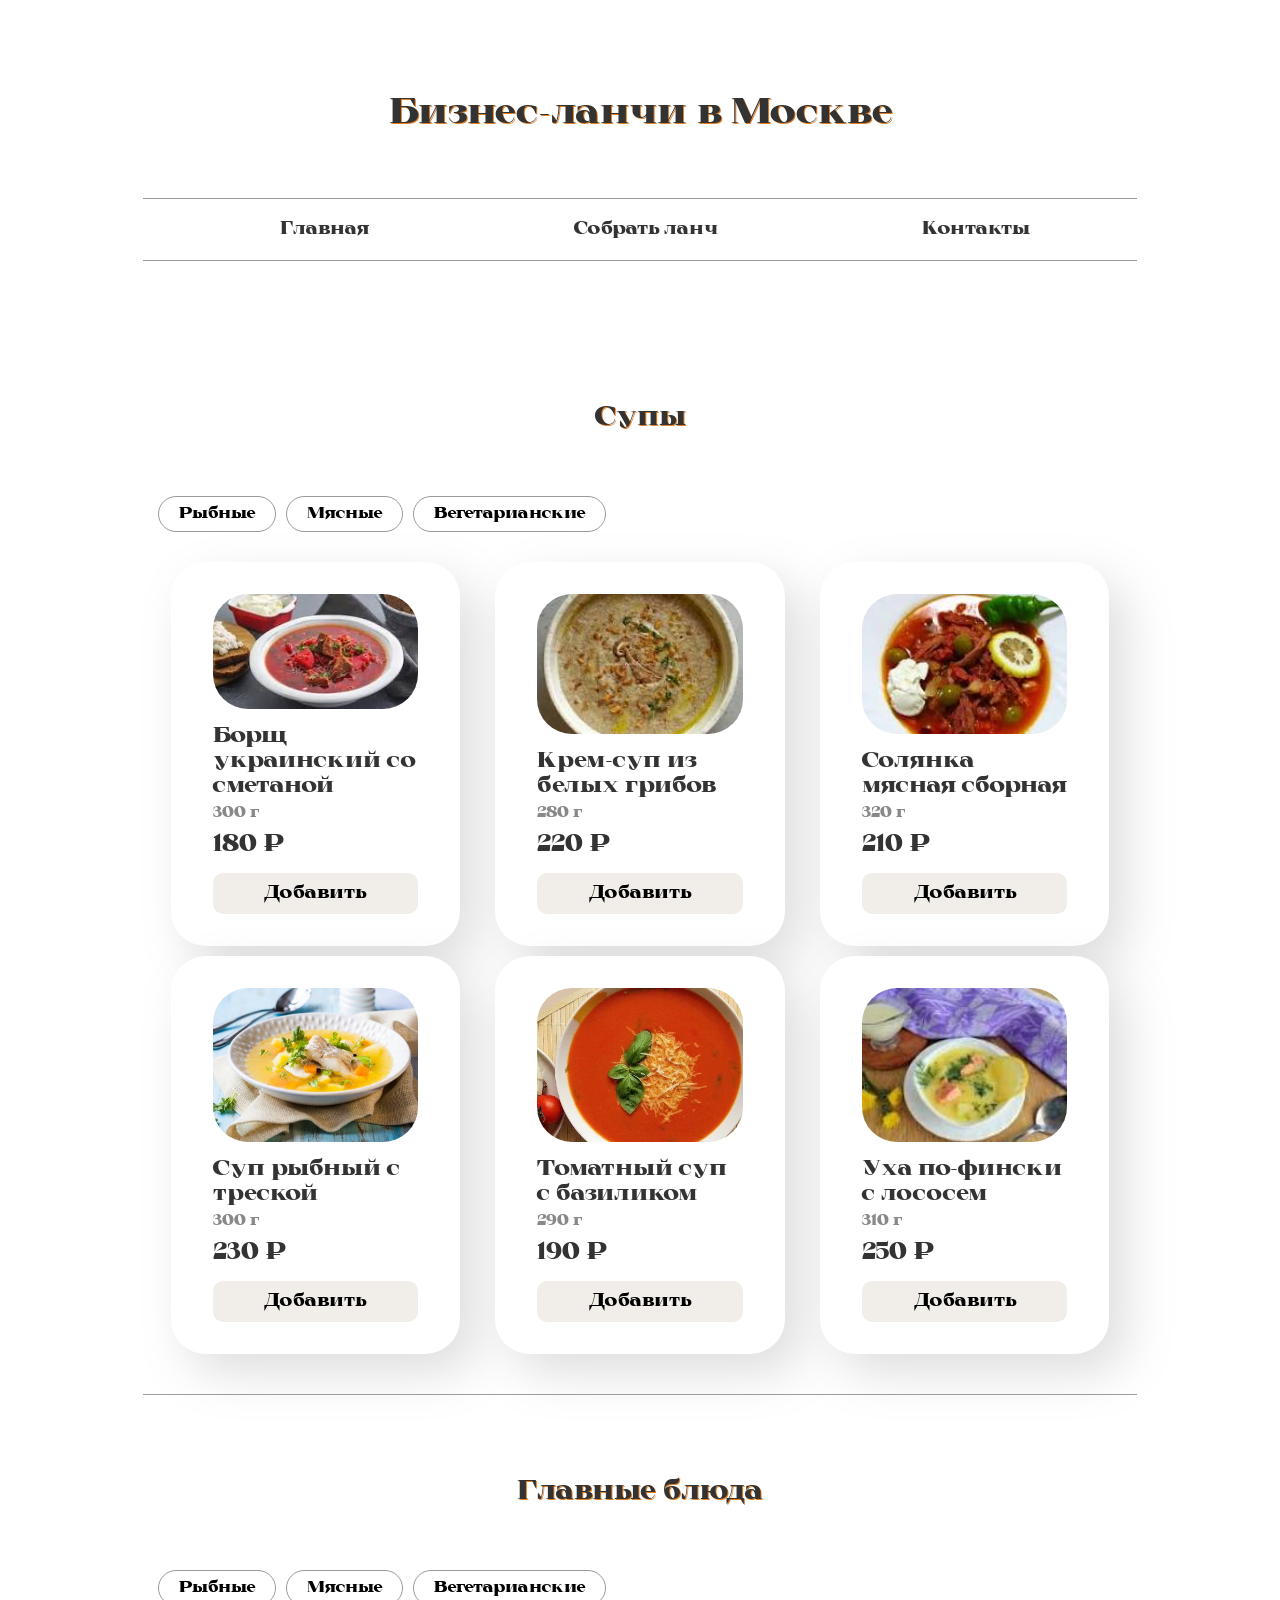
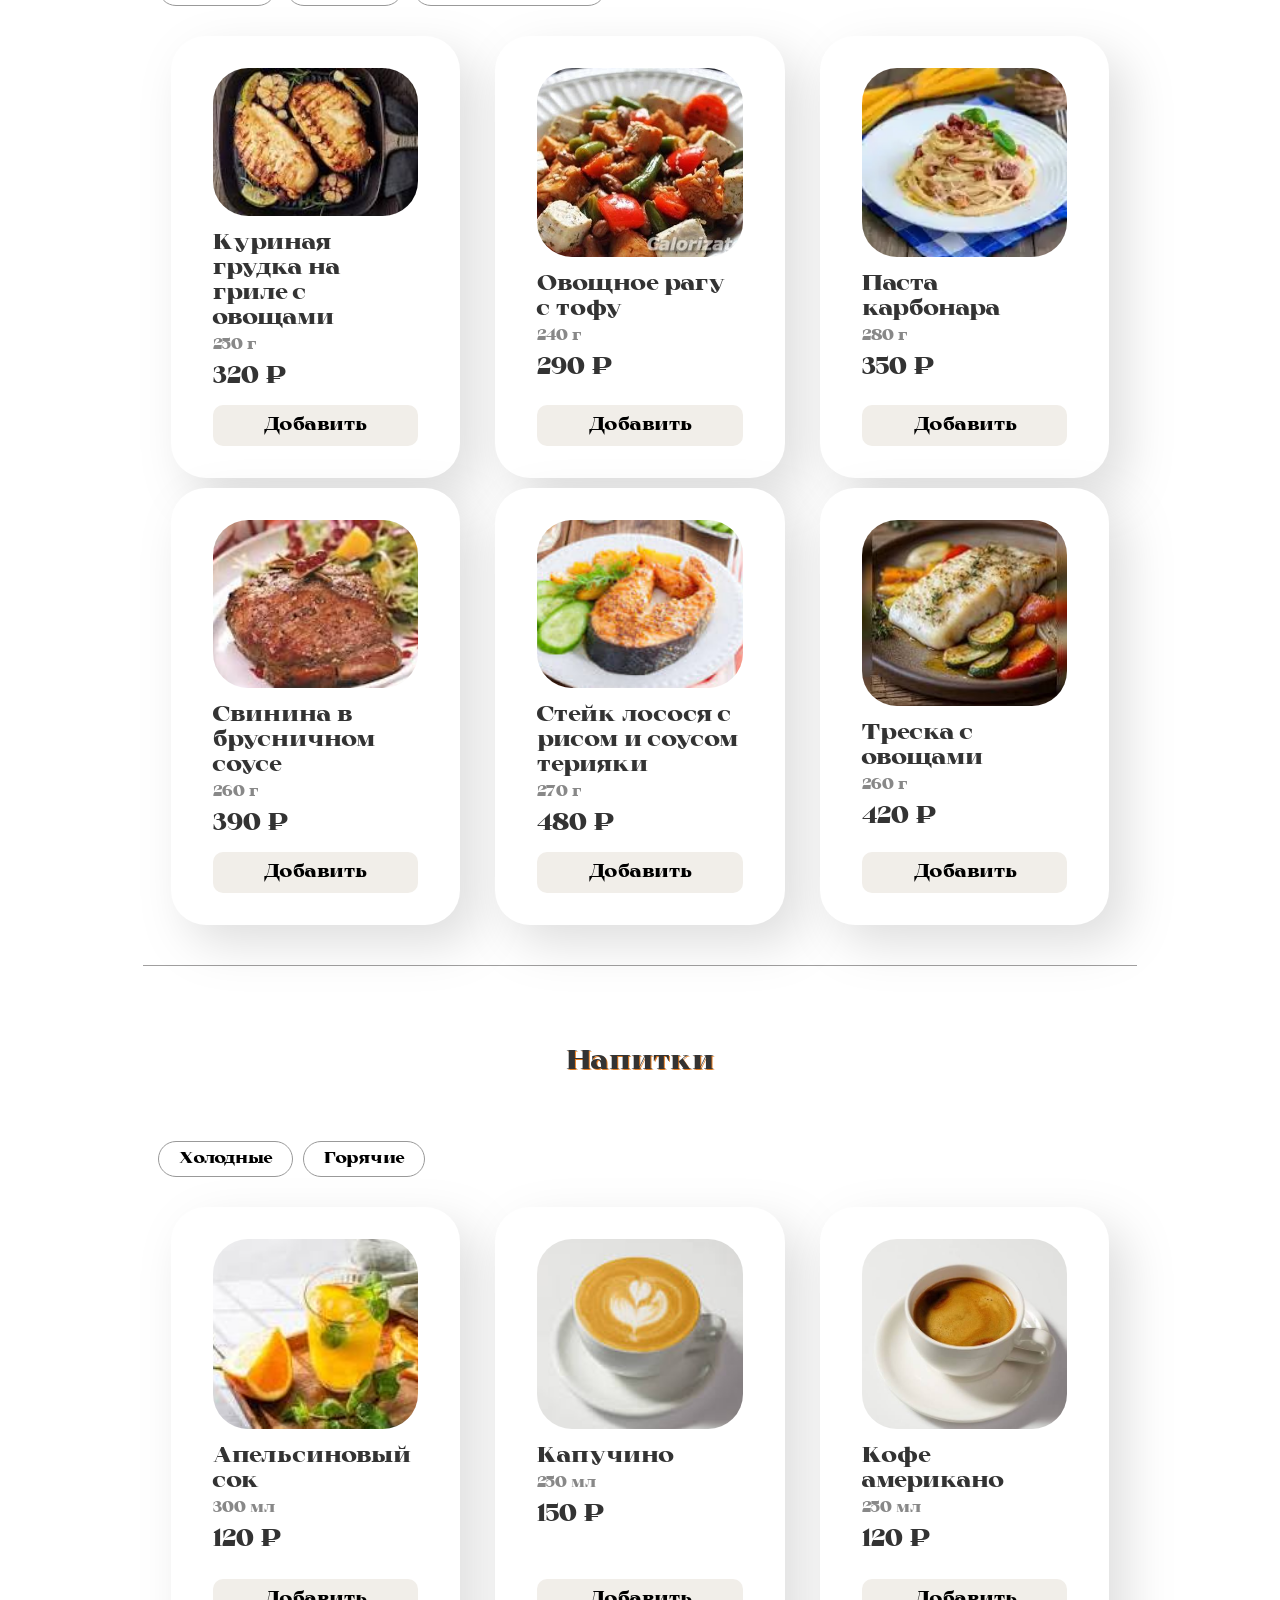
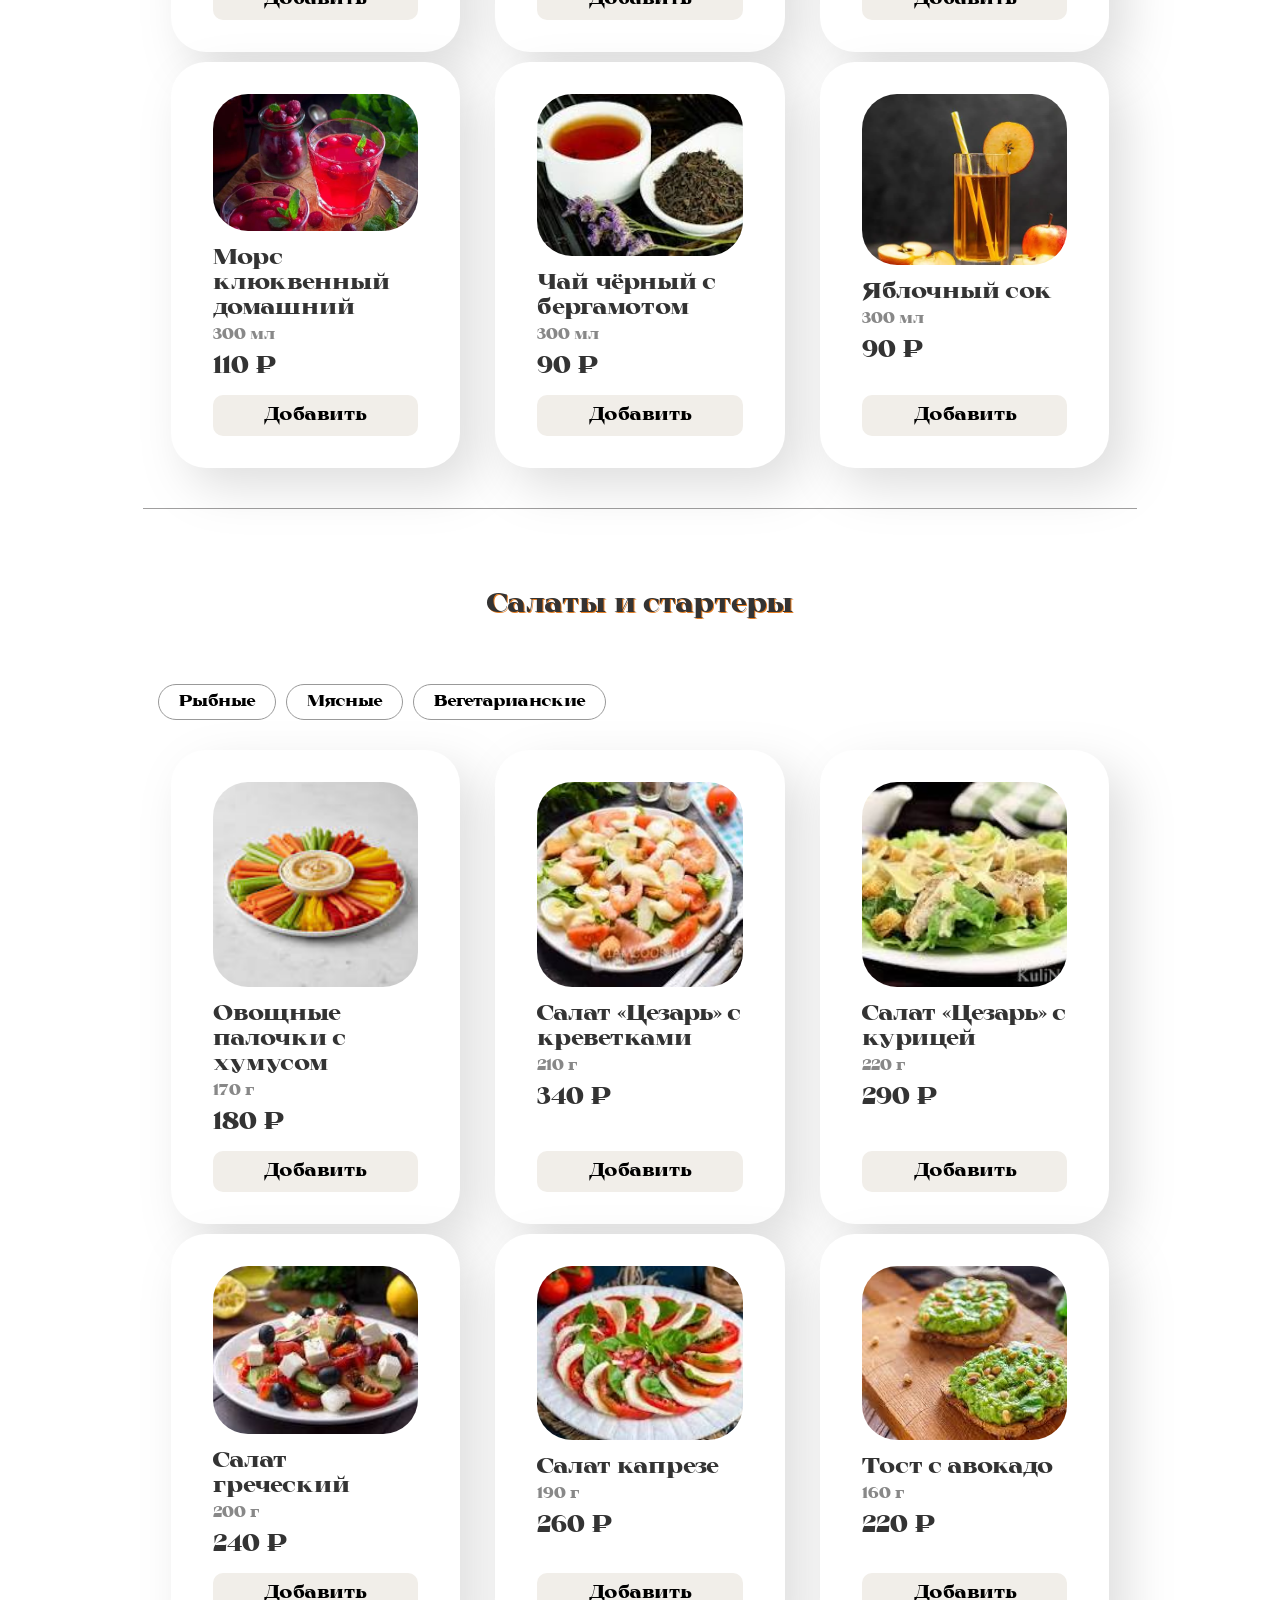
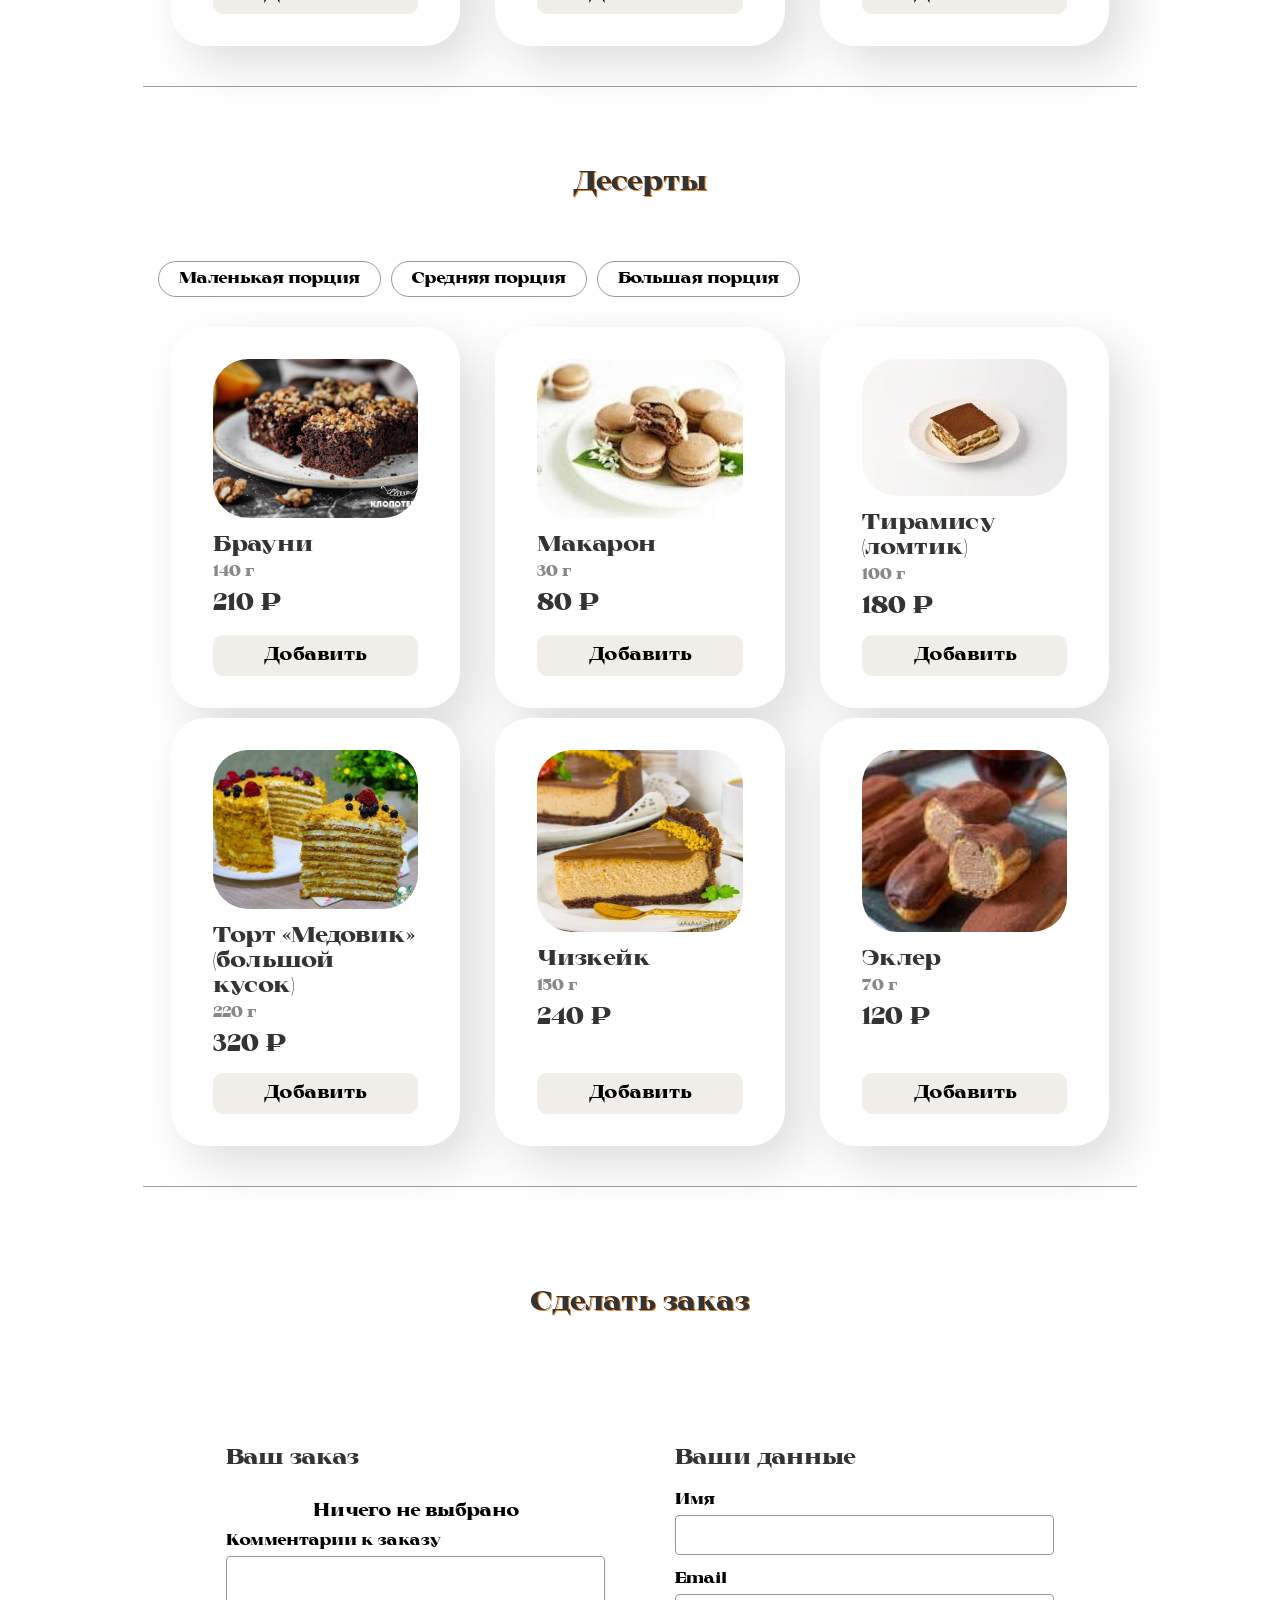
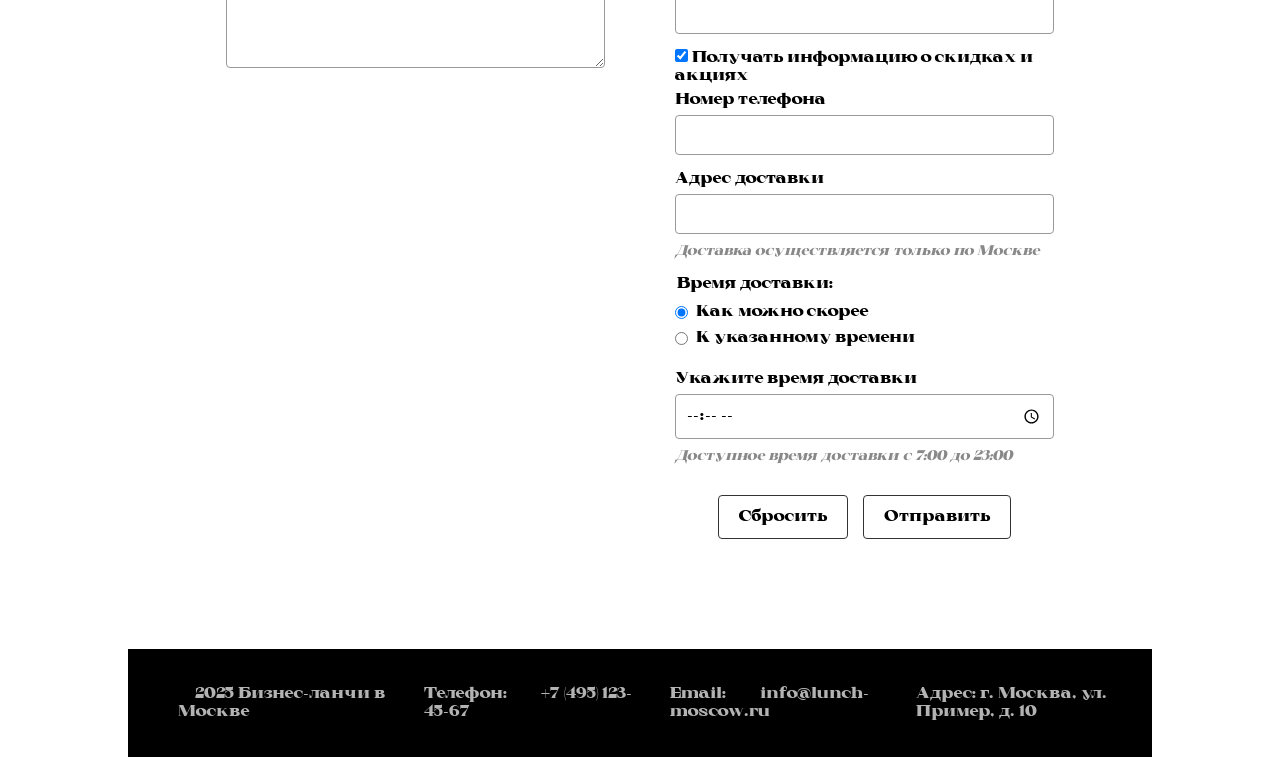
<file: 5/lunch.html>
<!doctype html>
<html lang="ru">
  <head>
    <meta charset="UTF-8" />
    <meta name="viewport" content="width=device-width, initial-scale=1.0" />
    <link rel="stylesheet" href="style.css" />
    <link rel="stylesheet" href="lunch.css" />
    <link rel="stylesheet" href="print.css" media="print" />
    <title>Собрать ланч — Бизнес-ланчи в Москве</title>
  </head>
  <body>
    <div class="background-block"></div>
    <div class="background-block2"></div>
    <div class="second-background-block"></div>
    <div class="second-background-block2"></div>
    <div class="container">
      <header>
        <h1>Бизнес-ланчи в Москве</h1>
        <nav class="site-nav">
          <a href="index.html">Главная</a>
          <a href="lunch.html" class="active">Собрать ланч</a>
          <a href="index.html#contacts">Контакты</a>
        </nav>
      </header>
      <main>
        <section class="dish-section">
          <h2>Супы</h2>
          <div class="filters">
            <button type="button" class="filter-btn" data-kind="fish">
              Рыбные
            </button>
            <button type="button" class="filter-btn" data-kind="meat">
              Мясные
            </button>
            <button type="button" class="filter-btn" data-kind="veg">
              Вегетарианские
            </button>
          </div>
          <div class="dishes" id="soup"></div>
        </section>
        <section class="dish-section">
          <h2>Главные блюда</h2>
          <div class="filters">
            <button type="button" class="filter-btn" data-kind="fish">
              Рыбные
            </button>
            <button type="button" class="filter-btn" data-kind="meat">
              Мясные
            </button>
            <button type="button" class="filter-btn" data-kind="veg">
              Вегетарианские
            </button>
          </div>
          <div class="dishes" id="main"></div>
        </section>
        <section class="dish-section">
          <h2>Напитки</h2>
          <div class="filters">
            <button type="button" class="filter-btn" data-kind="cold">
              Холодные
            </button>
            <button type="button" class="filter-btn" data-kind="hot">
              Горячие
            </button>
          </div>
          <div class="dishes" id="drink"></div>
        </section>
        <section class="dish-section">
          <h2>Салаты и стартеры</h2>
          <div class="filters">
            <button type="button" class="filter-btn" data-kind="fish">
              Рыбные
            </button>
            <button type="button" class="filter-btn" data-kind="meat">
              Мясные
            </button>
            <button type="button" class="filter-btn" data-kind="veg">
              Вегетарианские
            </button>
          </div>
          <div class="dishes" id="salad"></div>
        </section>
        <section class="dish-section">
          <h2>Десерты</h2>
          <div class="filters">
            <button type="button" class="filter-btn" data-kind="small">
              Маленькая порция
            </button>
            <button type="button" class="filter-btn" data-kind="medium">
              Средняя порция
            </button>
            <button type="button" class="filter-btn" data-kind="large">
              Большая порция
            </button>
          </div>
          <div class="dishes" id="dessert"></div>
        </section>
        <section class="order-section">
          <h2>Сделать заказ</h2>
          <form
            action="https://httpbin.org/post"
            method="POST"
            class="order-form"
          >
            <div class="order-cols">
              <div class="order-col">
                <h3>Ваш заказ</h3>
                <div id="order-summary">
                  <input type="hidden" name="soup" id="hidden-soup" value="" />
                  <input type="hidden" name="main" id="hidden-main" value="" />
                  <input
                    type="hidden"
                    name="salad"
                    id="hidden-salad"
                    value=""
                  />
                  <input
                    type="hidden"
                    name="dessert"
                    id="hidden-dessert"
                    value=""
                  />
                  <input
                    type="hidden"
                    name="drink"
                    id="hidden-drink"
                    value=""
                  />
                  <div id="nothing-choosed">Ничего не выбрано</div>
                  <div
                    id="choosed-soup"
                    style="display: none; border-bottom: 1px solid #a19f9f"
                  >
                    <b><p>Суп</p></b>
                    <div class="choosed-dish-name"></div>
                  </div>
                  <div
                    id="choosed-main"
                    style="display: none; border-bottom: 1px solid #a19f9f"
                  >
                    <b><p>Главное блюдо</p></b>
                    <div class="choosed-dish-name"></div>
                  </div>
                  <div
                    id="choosed-drink"
                    style="display: none; border-bottom: 1px solid #a19f9f"
                  >
                    <b><p>Напиток</p></b>
                    <div class="choosed-dish-name"></div>
                  </div>
                  <div
                    id="choosed-salad"
                    style="display: none; border-bottom: 1px solid #a19f9f"
                  >
                    <b><p>Салат или стартер</p></b>
                    <div class="choosed-dish-name"></div>
                  </div>
                  <div
                    id="choosed-dessert"
                    style="display: none; border-bottom: 1px solid #a19f9f"
                  >
                    <b><p>Десерт</p></b>
                    <div class="choosed-dish-name"></div>
                  </div>
                  <div id="price" style="display: none">
                    <b><p>Стоимость заказа</p></b>
                    <div id="total-price"></div>
                  </div>
                </div>
                <label for="order-comment">Комментарии к заказу</label>
                <textarea id="order-comment" name="comment" rows="5"></textarea>
              </div>
              <div class="order-col">
                <h3>Ваши данные</h3>
                <label for="order-name">Имя</label>
                <input type="text" id="order-name" name="name" required />
                <label for="order-email">Email</label>
                <input type="email" id="order-email" name="email" required />
                <label class="order-checkbox" for="order-subscribe">
                  <input
                    type="checkbox"
                    id="order-subscribe"
                    name="subscribe"
                    value="yes"
                    checked
                  />
                  Получать информацию о скидках и акциях
                </label>
                <label for="order-phone">Номер телефона</label>
                <input type="tel" id="order-phone" name="phone" required />
                <label for="order-address">Адрес доставки</label>
                <input type="text" id="order-address" name="address" required />
                <p class="order-hint">
                  Доставка осуществляется только по Москве
                </p>
                <fieldset class="order-fieldset">
                  <legend>Время доставки:</legend>
                  <label for="delivery-asap">
                    <input
                      type="radio"
                      id="delivery-asap"
                      name="delivery_time_type"
                      value="asap"
                      checked
                      required
                    />
                    Как можно скорее
                  </label>
                  <label for="delivery-exact">
                    <input
                      type="radio"
                      id="delivery-exact"
                      name="delivery_time_type"
                      value="exact"
                    />
                    К указанному времени
                  </label>
                </fieldset>
                <label for="order-time">Укажите время доставки</label>
                <input
                  type="time"
                  id="order-time"
                  name="delivery_time"
                  min="07:00"
                  max="23:00"
                  step="300"
                />
                <p class="order-hint">
                  Доступное время доставки с 7:00 до 23:00
                </p>
                <div class="order-buttons">
                  <button type="reset" class="order-reset">Сбросить</button>
                  <button type="submit" class="order-submit">Отправить</button>
                </div>
              </div>
            </div>
          </form>
        </section>
      </main>
      <footer id="contacts">
        <p>© 2025 Бизнес-ланчи в Москве</p>
        <p>Телефон: <a href="tel:+74951234567">+7 (495) 123-45-67</a></p>
        <p>
          Email: <a href="mailto:info@lunch-moscow.ru">info@lunch-moscow.ru</a>
        </p>
        <p>Адрес: г. Москва, ул. Пример, д. 10</p>
      </footer>
    </div>
  </body>
  <script src="dishes.js"></script>
  <script src="render.js"></script>
  <script src="filters.js"></script>
  <script src="order.js"></script>
  <script>
    const deliveryAsap = document.getElementById("delivery-asap");
    const deliveryExact = document.getElementById("delivery-exact");
    const deliveryTime = document.getElementById("order-time");

    function updateDeliveryTimeRequirement() {
      if (deliveryExact.checked) {
        deliveryTime.required = true;
      } else {
        deliveryTime.required = false;
      }
    }

    deliveryAsap.addEventListener("change", updateDeliveryTimeRequirement);
    deliveryExact.addEventListener("change", updateDeliveryTimeRequirement);
    updateDeliveryTimeRequirement();
  </script>
</html>
</file>
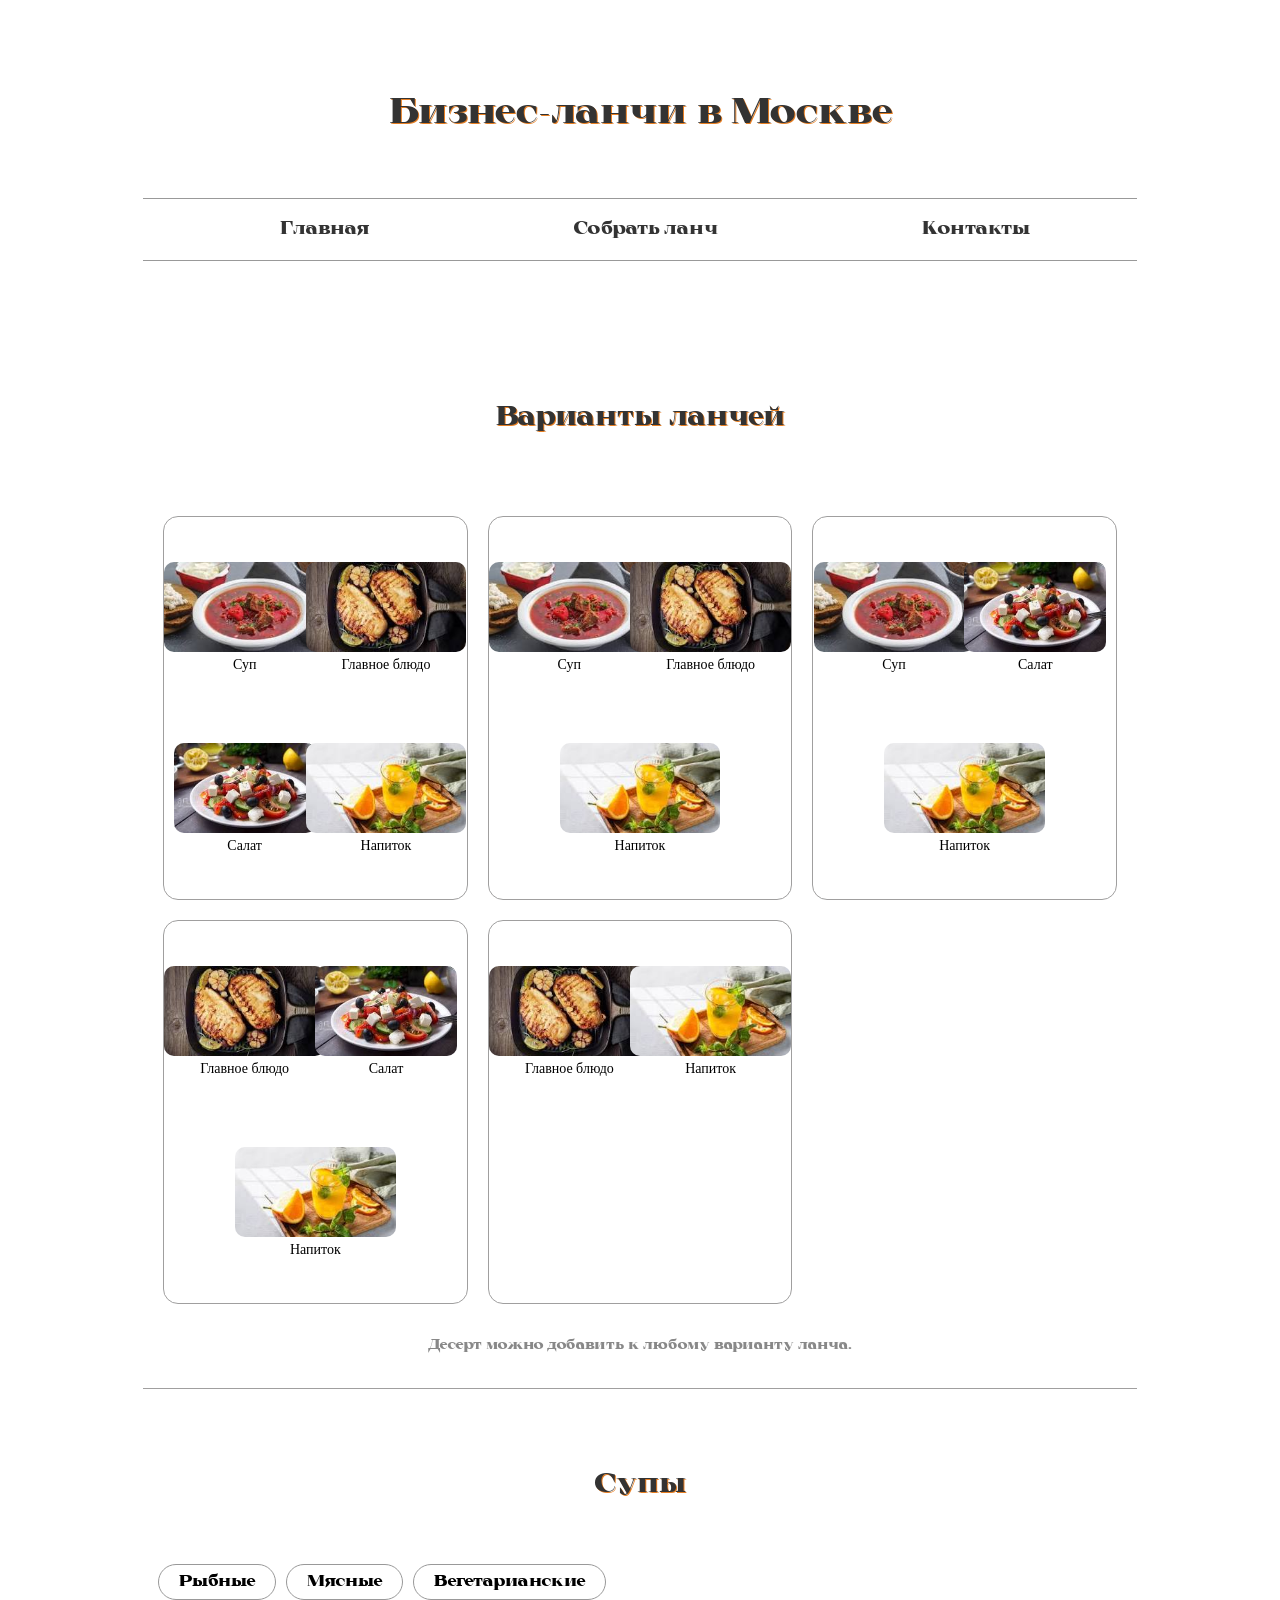
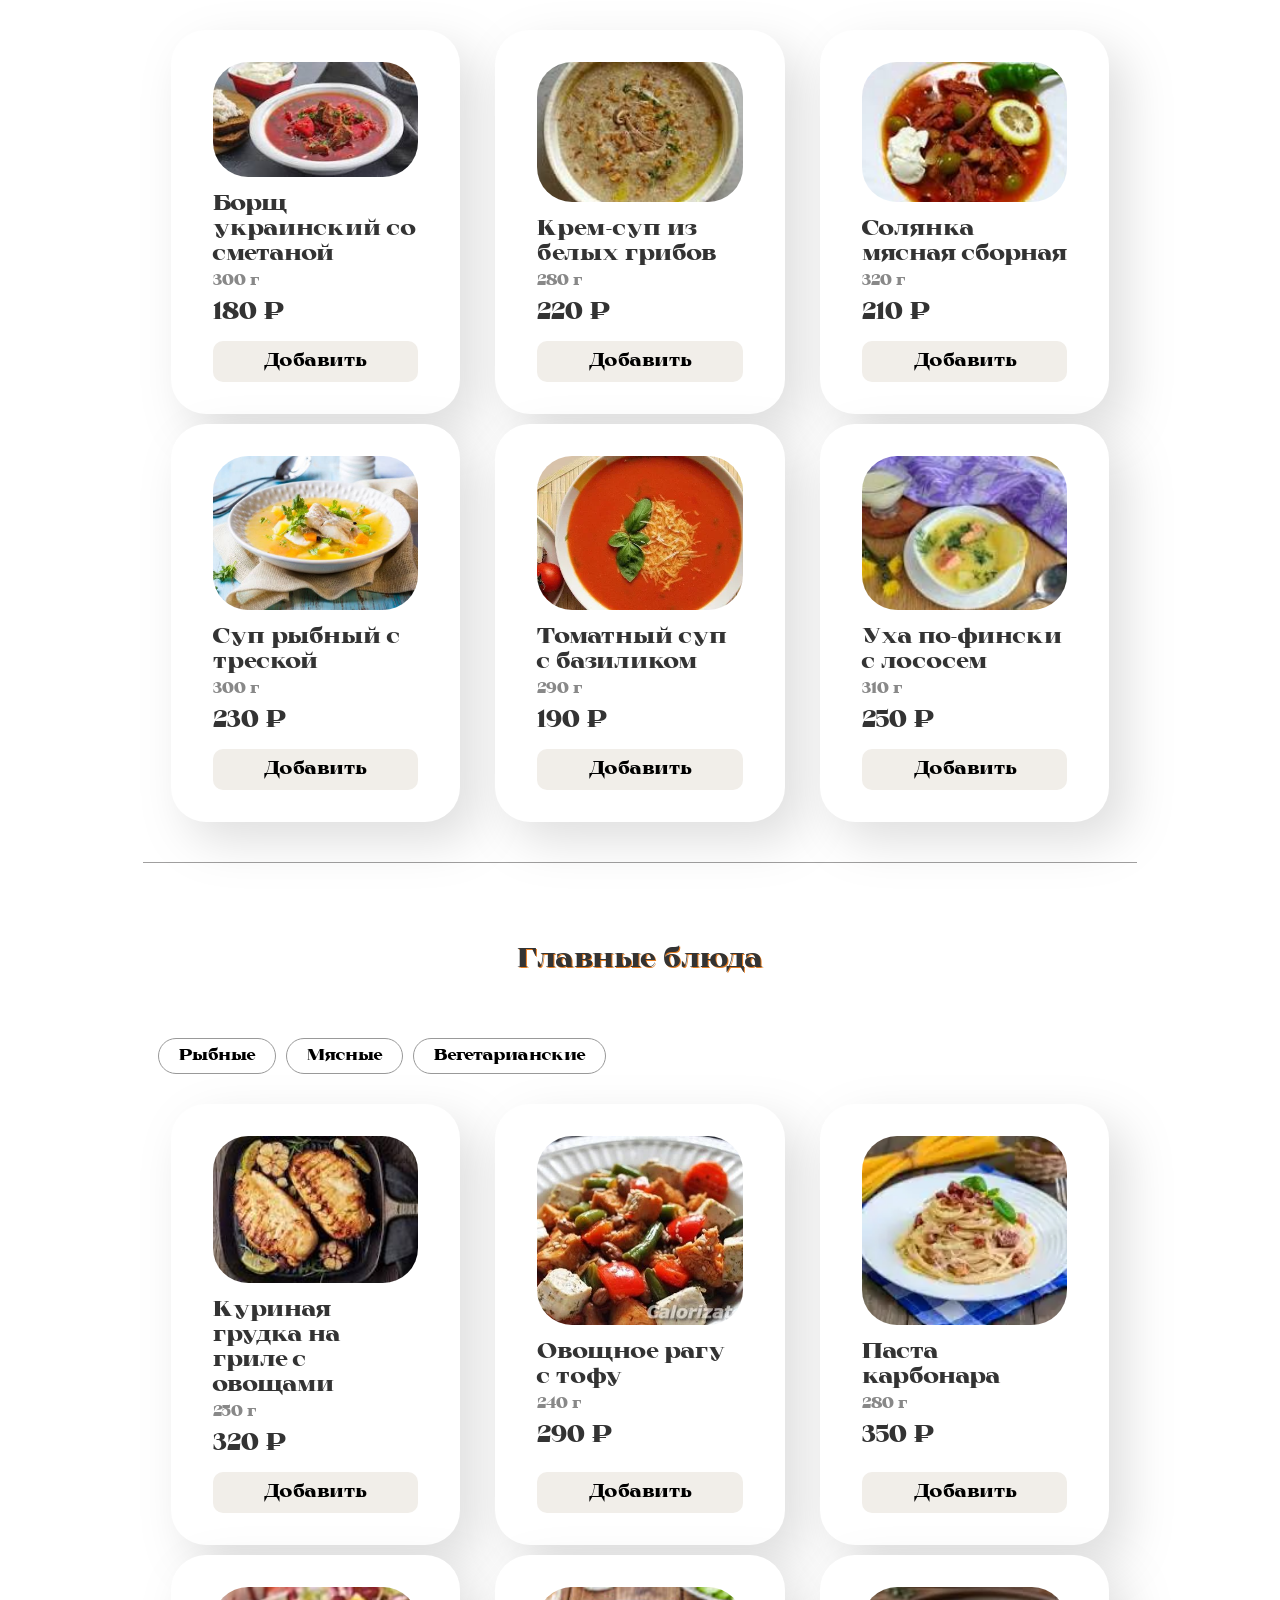
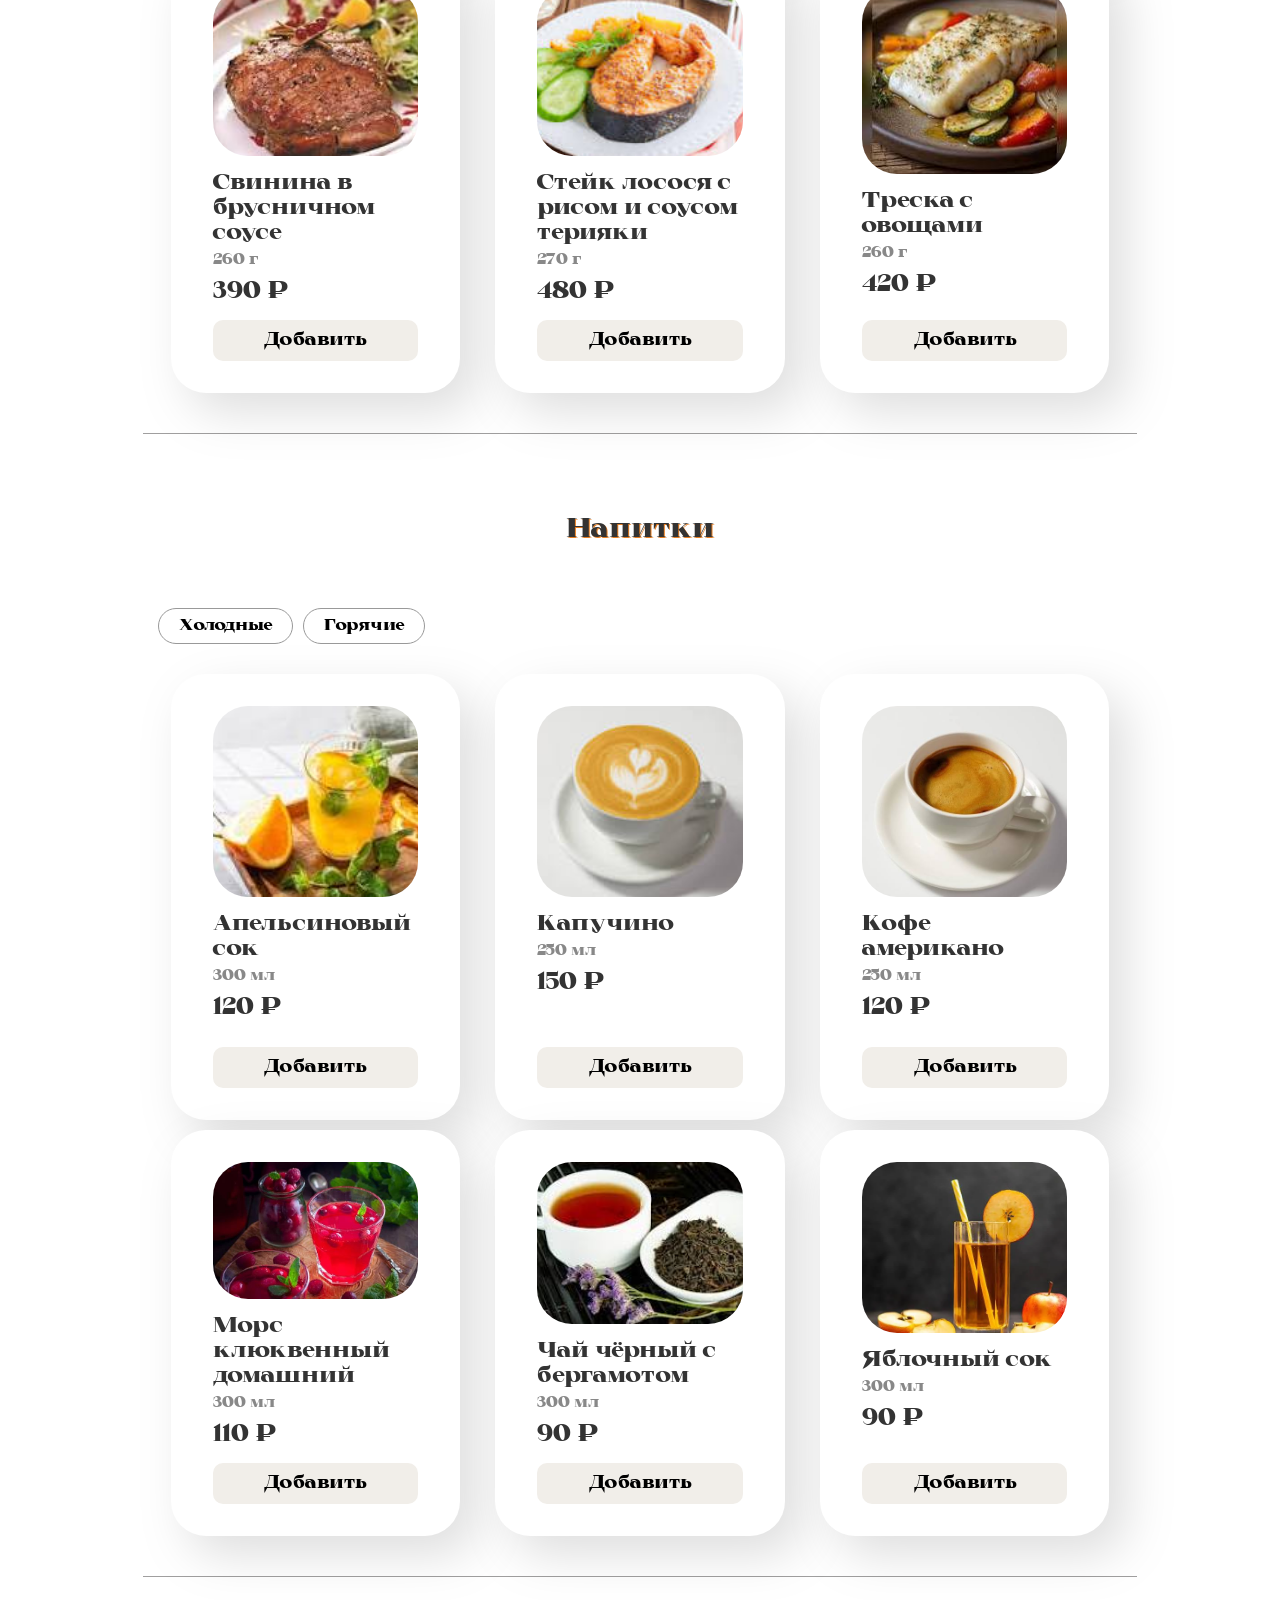
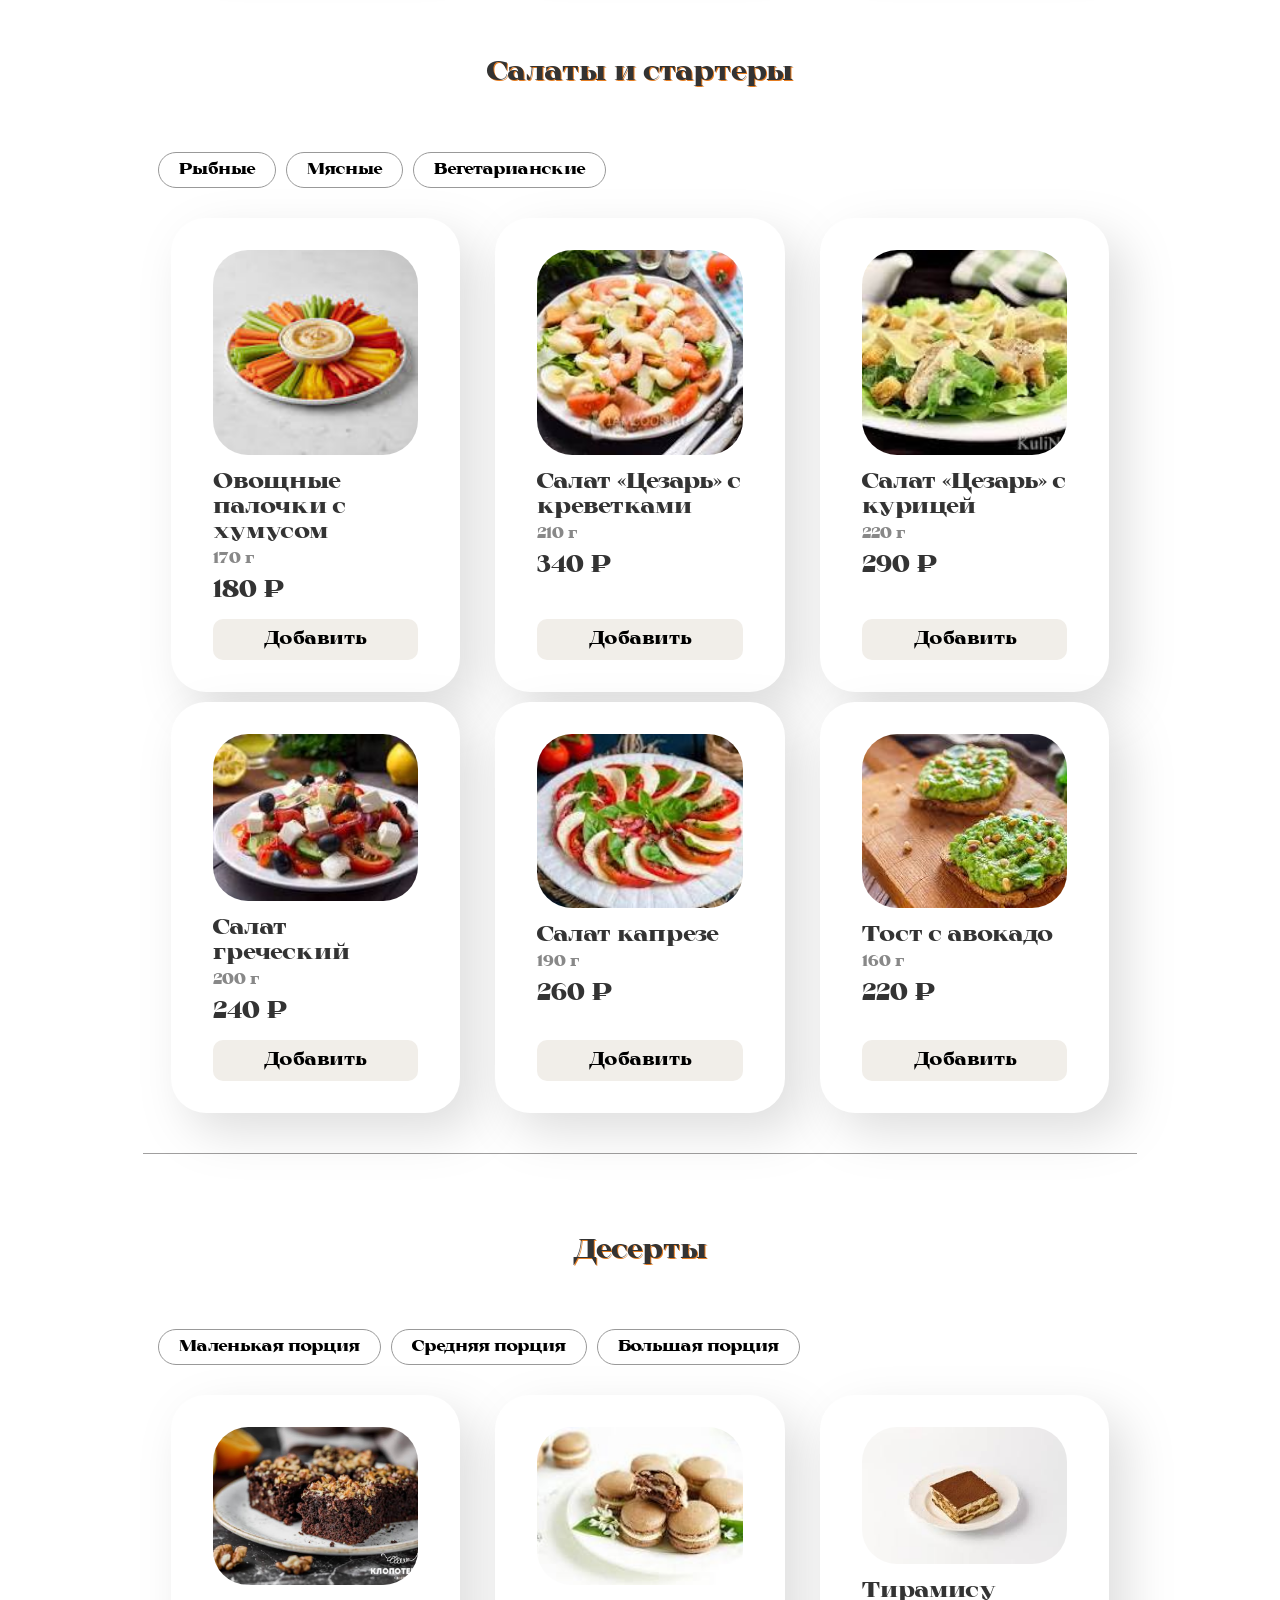
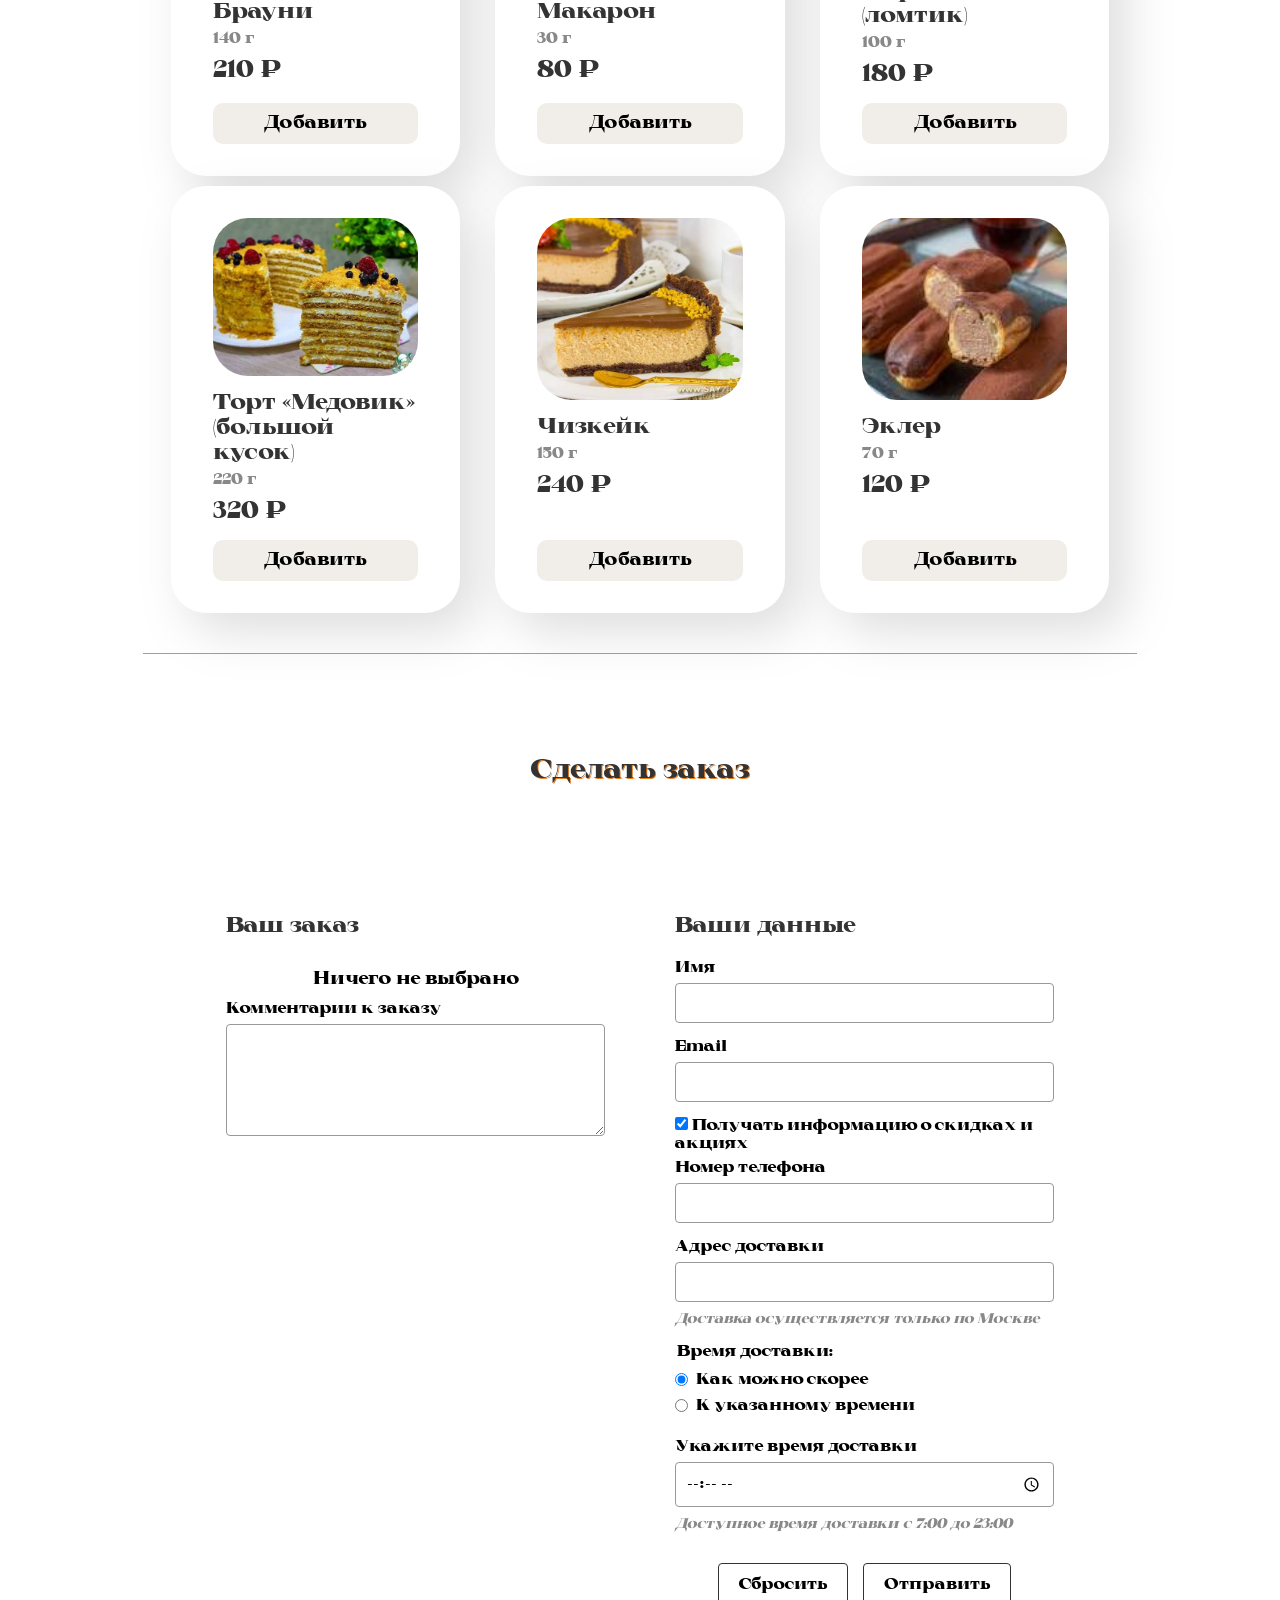
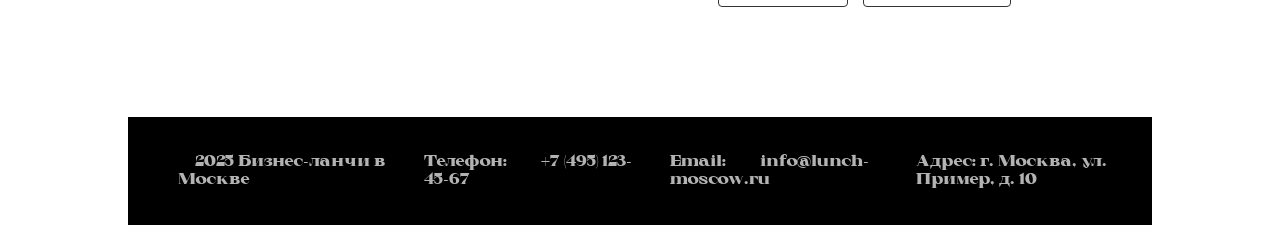
<file: 6/lunch.html>
<!doctype html>
<html lang="ru">
  <head>
    <meta charset="UTF-8" />
    <meta name="viewport" content="width=device-width, initial-scale=1.0" />
    <link rel="stylesheet" href="style.css" />
    <link rel="stylesheet" href="lunch.css" />
    <link rel="stylesheet" href="print.css" media="print" />
    <title>Собрать ланч — Бизнес-ланчи в Москве</title>
  </head>
  <body>
    <div class="background-block"></div>
    <div class="background-block2"></div>
    <div class="second-background-block"></div>
    <div class="second-background-block2"></div>
    <div class="container">
      <header>
        <h1>Бизнес-ланчи в Москве</h1>
        <nav class="site-nav">
          <a href="index.html">Главная</a>
          <a href="lunch.html" class="active">Собрать ланч</a>
          <a href="index.html#contacts">Контакты</a>
        </nav>
      </header>
      <main>
        <section class="combo-section">
          <h2>Варианты ланчей</h2>
          <div class="combo-grid">
            <div class="combo-card">
              <div class="combo-dish">
                <img src="images/soup1.jpeg" alt="Суп" /><span>Суп</span>
              </div>
              <div class="combo-dish">
                <img src="images/main1.jpeg" alt="Главное" /><span
                  >Главное блюдо</span
                >
              </div>
              <div class="combo-dish">
                <img src="images/salad_veg1.jpeg" alt="Салат" /><span
                  >Салат</span
                >
              </div>
              <div class="combo-dish">
                <img src="images/drink1.jpeg" alt="Напиток" /><span
                  >Напиток</span
                >
              </div>
            </div>
            <div class="combo-card">
              <div class="combo-dish">
                <img src="images/soup1.jpeg" alt="Суп" /><span>Суп</span>
              </div>
              <div class="combo-dish">
                <img src="images/main1.jpeg" alt="Главное" /><span
                  >Главное блюдо</span
                >
              </div>
              <div class="combo-dish">
                <img src="images/drink1.jpeg" alt="Напиток" /><span
                  >Напиток</span
                >
              </div>
            </div>
            <div class="combo-card">
              <div class="combo-dish">
                <img src="images/soup1.jpeg" alt="Суп" /><span>Суп</span>
              </div>
              <div class="combo-dish">
                <img src="images/salad_veg1.jpeg" alt="Салат" /><span
                  >Салат</span
                >
              </div>
              <div class="combo-dish">
                <img src="images/drink1.jpeg" alt="Напиток" /><span
                  >Напиток</span
                >
              </div>
            </div>
            <div class="combo-card">
              <div class="combo-dish">
                <img src="images/main1.jpeg" alt="Главное" /><span
                  >Главное блюдо</span
                >
              </div>
              <div class="combo-dish">
                <img src="images/salad_veg1.jpeg" alt="Салат" /><span
                  >Салат</span
                >
              </div>
              <div class="combo-dish">
                <img src="images/drink1.jpeg" alt="Напиток" /><span
                  >Напиток</span
                >
              </div>
            </div>
            <div class="combo-card">
              <div class="combo-dish">
                <img src="images/main1.jpeg" alt="Главное" /><span
                  >Главное блюдо</span
                >
              </div>
              <div class="combo-dish">
                <img src="images/drink1.jpeg" alt="Напиток" /><span
                  >Напиток</span
                >
              </div>
            </div>
          </div>
          <p class="combo-note">
            Десерт можно добавить к любому варианту ланча.
          </p>
        </section>
        <section class="dish-section">
          <h2>Супы</h2>
          <div class="filters">
            <button type="button" class="filter-btn" data-kind="fish">
              Рыбные
            </button>
            <button type="button" class="filter-btn" data-kind="meat">
              Мясные
            </button>
            <button type="button" class="filter-btn" data-kind="veg">
              Вегетарианские
            </button>
          </div>
          <div class="dishes" id="soup"></div>
        </section>
        <section class="dish-section">
          <h2>Главные блюда</h2>
          <div class="filters">
            <button type="button" class="filter-btn" data-kind="fish">
              Рыбные
            </button>
            <button type="button" class="filter-btn" data-kind="meat">
              Мясные
            </button>
            <button type="button" class="filter-btn" data-kind="veg">
              Вегетарианские
            </button>
          </div>
          <div class="dishes" id="main"></div>
        </section>
        <section class="dish-section">
          <h2>Напитки</h2>
          <div class="filters">
            <button type="button" class="filter-btn" data-kind="cold">
              Холодные
            </button>
            <button type="button" class="filter-btn" data-kind="hot">
              Горячие
            </button>
          </div>
          <div class="dishes" id="drink"></div>
        </section>
        <section class="dish-section">
          <h2>Салаты и стартеры</h2>
          <div class="filters">
            <button type="button" class="filter-btn" data-kind="fish">
              Рыбные
            </button>
            <button type="button" class="filter-btn" data-kind="meat">
              Мясные
            </button>
            <button type="button" class="filter-btn" data-kind="veg">
              Вегетарианские
            </button>
          </div>
          <div class="dishes" id="salad"></div>
        </section>
        <section class="dish-section">
          <h2>Десерты</h2>
          <div class="filters">
            <button type="button" class="filter-btn" data-kind="small">
              Маленькая порция
            </button>
            <button type="button" class="filter-btn" data-kind="medium">
              Средняя порция
            </button>
            <button type="button" class="filter-btn" data-kind="large">
              Большая порция
            </button>
          </div>
          <div class="dishes" id="dessert"></div>
        </section>
        <section class="order-section">
          <h2>Сделать заказ</h2>
          <form
            action="https://httpbin.org/post"
            method="POST"
            class="order-form"
          >
            <div class="order-cols">
              <div class="order-col">
                <h3>Ваш заказ</h3>
                <div id="order-summary">
                  <input type="hidden" name="soup" id="hidden-soup" value="" />
                  <input type="hidden" name="main" id="hidden-main" value="" />
                  <input
                    type="hidden"
                    name="salad"
                    id="hidden-salad"
                    value=""
                  />
                  <input
                    type="hidden"
                    name="dessert"
                    id="hidden-dessert"
                    value=""
                  />
                  <input
                    type="hidden"
                    name="drink"
                    id="hidden-drink"
                    value=""
                  />
                  <div id="nothing-choosed">Ничего не выбрано</div>
                  <div
                    id="choosed-soup"
                    style="display: none; border-bottom: 1px solid #a19f9f"
                  >
                    <b><p>Суп</p></b>
                    <div class="choosed-dish-name"></div>
                  </div>
                  <div
                    id="choosed-main"
                    style="display: none; border-bottom: 1px solid #a19f9f"
                  >
                    <b><p>Главное блюдо</p></b>
                    <div class="choosed-dish-name"></div>
                  </div>
                  <div
                    id="choosed-drink"
                    style="display: none; border-bottom: 1px solid #a19f9f"
                  >
                    <b><p>Напиток</p></b>
                    <div class="choosed-dish-name"></div>
                  </div>
                  <div
                    id="choosed-salad"
                    style="display: none; border-bottom: 1px solid #a19f9f"
                  >
                    <b><p>Салат или стартер</p></b>
                    <div class="choosed-dish-name"></div>
                  </div>
                  <div
                    id="choosed-dessert"
                    style="display: none; border-bottom: 1px solid #a19f9f"
                  >
                    <b><p>Десерт</p></b>
                    <div class="choosed-dish-name"></div>
                  </div>
                  <div id="price" style="display: none">
                    <b><p>Стоимость заказа</p></b>
                    <div id="total-price"></div>
                  </div>
                </div>
                <label for="order-comment">Комментарии к заказу</label>
                <textarea id="order-comment" name="comment" rows="5"></textarea>
              </div>
              <div class="order-col">
                <h3>Ваши данные</h3>
                <label for="order-name">Имя</label>
                <input type="text" id="order-name" name="name" required />
                <label for="order-email">Email</label>
                <input type="email" id="order-email" name="email" required />
                <label class="order-checkbox" for="order-subscribe">
                  <input
                    type="checkbox"
                    id="order-subscribe"
                    name="subscribe"
                    value="yes"
                    checked
                  />
                  Получать информацию о скидках и акциях
                </label>
                <label for="order-phone">Номер телефона</label>
                <input type="tel" id="order-phone" name="phone" required />
                <label for="order-address">Адрес доставки</label>
                <input type="text" id="order-address" name="address" required />
                <p class="order-hint">
                  Доставка осуществляется только по Москве
                </p>
                <fieldset class="order-fieldset">
                  <legend>Время доставки:</legend>
                  <label for="delivery-asap">
                    <input
                      type="radio"
                      id="delivery-asap"
                      name="delivery_time_type"
                      value="asap"
                      checked
                      required
                    />
                    Как можно скорее
                  </label>
                  <label for="delivery-exact">
                    <input
                      type="radio"
                      id="delivery-exact"
                      name="delivery_time_type"
                      value="exact"
                    />
                    К указанному времени
                  </label>
                </fieldset>
                <label for="order-time">Укажите время доставки</label>
                <input
                  type="time"
                  id="order-time"
                  name="delivery_time"
                  min="07:00"
                  max="23:00"
                  step="300"
                />
                <p class="order-hint">
                  Доступное время доставки с 7:00 до 23:00
                </p>
                <div class="order-buttons">
                  <button type="reset" class="order-reset">Сбросить</button>
                  <button type="submit" class="order-submit">Отправить</button>
                </div>
              </div>
            </div>
          </form>
        </section>
      </main>
      <footer id="contacts">
        <p>© 2025 Бизнес-ланчи в Москве</p>
        <p>Телефон: <a href="tel:+74951234567">+7 (495) 123-45-67</a></p>
        <p>
          Email: <a href="mailto:info@lunch-moscow.ru">info@lunch-moscow.ru</a>
        </p>
        <p>Адрес: г. Москва, ул. Пример, д. 10</p>
      </footer>
    </div>
  </body>
  <script src="dishes.js"></script>
  <script src="render.js"></script>
  <script src="filters.js"></script>
  <script src="order.js"></script>
  <script src="combo.js"></script>
  <script>
    const deliveryAsap = document.getElementById("delivery-asap");
    const deliveryExact = document.getElementById("delivery-exact");
    const deliveryTime = document.getElementById("order-time");

    function updateDeliveryTimeRequirement() {
      if (deliveryExact.checked) {
        deliveryTime.required = true;
      } else {
        deliveryTime.required = false;
      }
    }

    deliveryAsap.addEventListener("change", updateDeliveryTimeRequirement);
    deliveryExact.addEventListener("change", updateDeliveryTimeRequirement);
    updateDeliveryTimeRequirement();
  </script>
</html>
</file>
<file: style.css>
@font-face {
	font-family: "Macherie";
	src: url(fonts/macherie.ttf);
}

* {
    box-sizing: border-box;
}

div, header, footer, main, nav {
	font-size: 18px;
    margin: 0 auto;
    padding: 30px 15px;
}

body {
	position: absolute;
	width: 100%;
    margin: 0;
    padding: 0;
}

.container {
    background-color: #ffffff6c;
    margin: 0 10%;
    padding: 0;
}

.site-nav {
	display: flex;
	justify-content: space-around;
	padding: 20px;
	border-top: solid 1px #999999;
	border-bottom: solid 1px #999999;
          
}

.site-nav a {
	width: fit-content;
}

h1, h2, h3 {
	padding: 40px;
	text-shadow: #e67e22 1px 1px;
	width: 100%;
	text-align: center;
}

h1, h2, h3, p, li, td, th, a {
    font-family: "Macherie";
    font-weight: 400;
    color: #333333;
}

 p, li, a {
	margin-left: 30px;
	width: 70%;
 }

a {
	transition: .5s;
    text-decoration: none;
}


a:hover {
    color: #e67e22;
}

section {
    padding: 20px 0;
    border-bottom: solid 1px #a09f9f;
}


img {
    width: 30%;
    height: auto;
}


table {
	margin: 0 auto;
    border-collapse: collapse;
    width: 70%;
}

th, td {
    padding: 10px;
    border: 1px solid #333333;
    text-align: left;
}


footer {
    background-color: black;
    color: white;
	display: flex;
	justify-content: space-around;
	padding: 20px;
}

footer * {
    font-size: 16px;
    color: #b4b3b3;
    text-decoration: none;
}

.background-block {
	z-index: -5;
	width: 100%;
	position: absolute;
	height: 100%;
	animation: gradient-light 60s infinite ;
}

.second-background-block {
	z-index: -4;
	width: 100%;
	position: absolute;
	height: 100%;
	opacity: .8;
	animation: gradient-purple 60s infinite;
}

.background-block2 {
	z-index: -5;
	width: 100%;
	position: absolute;
	height: 100%;
	animation: gradient-light-backwards 60s infinite;
}

.second-background-block2 {
	z-index: -4;
	width: 100%;
	position: absolute;
	height: 100%;
	opacity: .8;
	animation: gradient-purple-backwards 60s infinite;
}


@keyframes gradient-light {
	from {background: radial-gradient(at top right, #d2f87b86, transparent); opacity: 1;}
	7% {opacity: 0;}
	12.5% {background: radial-gradient(at top left, #d2f87b86, transparent); opacity: 1;}
	18.75% {opacity: 0;}
	25% {background: radial-gradient(at bottom right, #d2f87b86, transparent); opacity: 1;}
	31.25% {opacity: 0;}
	37.5% {background: radial-gradient(at bottom left, #d2f87b86, transparent); opacity: 1;}
	43.75% {opacity: 0;}
	50% {background: radial-gradient(at left, #d2f87b86, transparent); opacity: 1;}
	56.25% {opacity: 0;}
	62.5% {background: radial-gradient(at right, #d2f87b86, transparent); opacity: 1;}
	68.75% {opacity: 0;}
	75% {background: radial-gradient(at bottom, #d2f87b86, transparent); opacity: 1;}
	81.25% {opacity: 0;}
	90% {background: radial-gradient(at top, #d2f87b86, transparent); opacity: 1;}
	to {opacity: 0;}

}


@keyframes gradient-light-backwards {
	from {opacity: 0;}
	7% {background: radial-gradient(at bottom right, #c7d98ca1, transparent); opacity: 1;}
	12.5% {opacity: 0;}
	18.75% {background: radial-gradient(at bottom left, #c7d98ca1, transparent); opacity: 1;}
	25% {opacity: 0;}
	31.25% {background: radial-gradient(at top right, #c7d98ca1, transparent); opacity: 1;}
	37.5% {opacity: 0;}
	43.75% {background: radial-gradient(at top left, #c7d98ca1, transparent); opacity: 1;}
	50% {opacity: 0;}
	56.25% {background: radial-gradient(at right, #c7d98ca1, transparent); opacity: 1;}
	62.5% {opacity: 0;}
	68.75% {background: radial-gradient(at left, #c7d98ca1, transparent); opacity: 1;}
	75% {opacity: 0;}
	81.25% {background: radial-gradient(at top, #c7d98ca1, transparent); opacity: 1;}
	90% {opacity: 0;}
	to {background: radial-gradient(at bottom, #c7d98ca1, transparent); opacity: 1;}

}

@keyframes gradient-purple {
	from {background: radial-gradient(at bottom, #f8d53883, transparent); opacity: 1;}
	7% {opacity: 0;}
	12.5% {background: radial-gradient(at top, #f8d53883, transparent); opacity: 1;}
	18.75% {opacity: 0;}
	25% {background: radial-gradient(at left, #f8d53883, transparent); opacity: 1;}
	31.25% {opacity: 0;}
	37.5% {background: radial-gradient(at right, #f8d53883, transparent); opacity: 1;}
	43.75% {opacity: 0;}
	50% {background: radial-gradient(at top left, #f8d53883, transparent); opacity: 1;}
	56.25% {opacity: 0;}
	62.5% {background: radial-gradient(at top right, #f8d53883, transparent); opacity: 1;}
	68.75% {opacity: 0;}
	75% {background: radial-gradient(at bottom left, #f8d53883, transparent); opacity: 1;}
	81.25% {opacity: 0;}
	90% {background: radial-gradient(at bottom right, #f8d53883, transparent); opacity: 1;}
	to {opacity: 0;}
}

@keyframes gradient-purple-backwards {
	from {opacity: 0;}
	7% {background: radial-gradient(at bottom right, #ff626254, transparent); opacity: 1;}
	12.5% {opacity: 0;}
	18.75% {background: radial-gradient(at bottom left, #ff626254, transparent); opacity: 1;}
	25% {opacity: 0;}
	31.25% {background: radial-gradient(at top right, #ff626254, transparent); opacity: 1;}
	37.5% {opacity: 0;}
	43.75% {background: radial-gradient(at top left, #ff626254, transparent); opacity: 1;}
	50% {opacity: 0;}
	56.25% {background: radial-gradient(at right, #ff626254, transparent); opacity: 1;}
	62.5% {opacity: 0;}
	68.75% {background: radial-gradient(at left, #ff626254, transparent); opacity: 1;}
	75% {opacity: 0;}
	81.25% {background: radial-gradient(at top, #ff626254, transparent); opacity: 1;}
	90% {opacity: 0;}
	to {background: radial-gradient(at bottom, #ff626254, transparent); opacity: 1;}

}

form {
	width: 70%;
	margin: 30px auto;
}

form * {
	font-family: "Macherie";
}

input, select {
	width: 100%;
	padding: 10px;
	margin-bottom: 15px;
	border: 1px solid #ccc;
	border-radius: 4px;
}

fieldset {
	margin-bottom: 15px;
	padding: 10px;
	border: 1px solid #ccc;
	border-radius: 4px;
}

fieldset input {
	width: auto;
}
</file>
<file: lunch.css>
.dish-section {
padding: 20px 0;
border-bottom: solid 1px #a09f9f;
}

.dishes {
margin: 0;
display: flex;
flex-wrap: wrap;
gap: 10px;
padding: 20px 30px;
}

.dish-card {
width: 30%;
display: flex;
flex-direction: column;
padding: 30px 40px;
border-radius: 35px;
cursor: pointer;
filter: drop-shadow(17px 19px 24px rgba(0, 0, 0, 0.13));
background-color: #ffffff;
border: 2px solid transparent;
transition: border 0.3s ease;
margin:0;
}

.dish-card:hover {
border: 2px solid tomato;
}

.dish-card:hover .add-btn {
background-color: tomato;
}

.dish-card img {
    width: 100%;
    height: 200px;             
    object-fit: cover;
    border-radius: 35px;
    background-color: #f1eee9; 
    display: flex;
    align-items: center;
    justify-content: center;
    text-align: center;
    font-size: 16px;
    color: #888;
    padding: 10px;
    box-sizing: border-box;
    overflow: hidden;
}

.dish-name {
font-size: 22px;
margin: 15px 0 5px;
width: 100%;
margin-left: 0;
}

.dish-weight {
color: #888888;
font-size: 16px;
margin: 0 0 10px;
width: 100%;
margin-left: 0;
}

.dish-price {
font-size: 24px;
margin: 0 0 15px;
width: 100%;
margin-left: 0;
}

.add-btn {
margin-top: auto;
background-color: #f1eee9;
padding: 10px 30px;
border-radius: 10px;
cursor: pointer;
border: none;
font-family: "Macherie";
font-size: 18px;
transition: background-color 0.3s ease;
}

@media (max-width: 800px) {
.dish-card {
	padding: 20px 25px;
	border-radius: 25px;
}
}

@media (max-width: 600px) {

.dish-card {
	padding: 15px 20px;
	border-radius: 20px;
}

.dish-name {
	font-size: 18px;
}

.dish-price {
	font-size: 20px;
}

.dish-card img {
	border-radius: 20px;
}
}

.order-section {
padding: 40px 15px;
border-bottom: none;
}

.order-section h2 {
text-align: center;
margin-bottom: 30px;
}

.order-form {
width: 90%;
max-width: 1000px;
margin: 0 auto;
}

.order-cols {
display: flex;
gap: 60px;
flex-wrap: wrap;
}

.order-col {
flex: 1 1 300px;
display: flex;
flex-direction: column;
}

.order-col h3 {
font-size: 22px;
padding: 0;
margin-bottom: 20px;
text-align: left;
text-shadow: none;
width: 100%;
}

.order-col label {
display: block;
margin-bottom: 6px;
font-size: 16px;
}

.order-col input,
.order-col select,
.order-col textarea {
width: 100%;
padding: 10px;
margin-bottom: 15px;
border: 1px solid #999999;
border-radius: 4px;
font-family: "Macherie";
font-size: 16px;
box-sizing: border-box;
}

.order-col textarea {
resize: vertical;
min-height: 100px;
}

.order-checkbox {
display: flex;
align-items: center;
gap: 8px;
margin-bottom: 15px;
font-size: 16px;
}

.order-checkbox input {
width: auto;
margin: 0;
}

.order-fieldset {
border: none;
padding: 0;
margin: 0 0 15px 0;
}

.order-fieldset legend {
font-size: 16px;
margin-bottom: 10px;
}

.order-fieldset label {
display: flex;
align-items: center;
gap: 8px;
margin-bottom: 8px;
font-size: 16px;
}

.order-fieldset input {
width: auto;
margin: 0;
}

.order-hint {
font-size: 14px;
font-style: italic;
color: #888888;
margin: -5px 0 15px 0;
width: 100%;
margin-left: 0;
}

.order-buttons {
display: flex;
gap: 15px;
margin-top: 10px;
}

.order-reset,
.order-submit {
flex: 1;
padding: 12px 20px;
border: 1px solid #333333;
background-color: #ffffff;
border-radius: 4px;
font-family: "Macherie";
font-size: 16px;
cursor: pointer;
transition: background-color 0.3s ease, color 0.3s ease;
}

.order-submit:hover,
.order-reset:hover {
background-color: tomato;
color: #ffffff;
}

@media (max-width: 800px) {
.order-cols {
	gap: 30px;
}
}

@media (max-width: 600px) {
.order-form {
	width: 100%;
}

.order-cols {
	flex-direction: column;
	gap: 20px;
}

.order-buttons {
	flex-direction: column;
}
}


.order-cols div {
padding: 5px;
}

.filters {
display: flex;
flex-wrap: wrap;
gap: 10px;
padding: 0 15px 10px;
}

.filter-btn {
padding: 8px 20px;
border: 1px solid #999;
background: #fff;
border-radius: 20px;
font-family: "Macherie";
font-size: 16px;
cursor: pointer;
transition: background-color 0.3s ease, color 0.3s ease;
}

.filter-btn:hover,
.filter-btn.active {
background: tomato;
color: #fff;
border-color: tomato;
}

.combo-grid {
display: grid;
grid-template-columns: repeat(3, 1fr);
gap: 20px;
padding: 20px;
}

.combo-card {
display: flex;
flex-wrap: wrap;
gap: 10px;
padding: 15px;
border: 1px solid #a09f9f;
border-radius: 15px;
background: #fff;
}

.combo-dish {
width: 30%;
display: flex;
flex-direction: column;
align-items: center;
flex: 1 1 40%;
}

.combo-dish img {
width: auto;
height: 90px;
object-fit: cover;
border-radius: 10px;
transition: transform 0.3s ease;
}

.combo-dish img:hover {
transform: translateY(-5px) scale(1.05);
}

.combo-dish span {
font-size: 14px;
margin-top: 5px;
text-align: center;
}

.combo-note {
font-size: 14px;
color: #888;
text-align: center;
width: 100%;
margin-left: 0;
}

@media (max-width: 800px) {
.combo-grid { grid-template-columns: repeat(2, 1fr); }
}
@media (max-width: 600px) {
.combo-grid { grid-template-columns: 1fr; }
}
</file>
<file: print.css>
@media print {
	.background-block,
	.background-block2,
	.second-background-block,
	.second-background-block2,
	nav,
	button,
	form,
	.order-buttons {
		display: none !important;
	}

	body,
	.container {
		background: #ffffff !important;
		color: #000000 !important;
		position: static !important;
	}

	* {
		box-shadow: none !important;
		filter: none !important;
		animation: none !important;
		text-shadow: none !important;
	}

	a {
		color: #000000 !important;
		text-decoration: underline !important;
	}

	.dishes {
		display: grid;
		grid-template-columns: repeat(3, 1fr);
		gap: 5px;
	}

	.dish-card {
		break-inside: avoid;
		border: 1px solid #000000;
		border-radius: 0;
		padding: 10px;
		page-break-inside: avoid;
	}

	.dish-card img {
		border-radius: 0;
	}

	h1, h2, h3 {
		text-shadow: none !important;
		page-break-after: avoid;
	}

	table {
		page-break-inside: avoid;
	}
}
</file>
<file: 3/style.css>
@font-face {
	font-family: "Macherie";
	src: url(fonts/macherie.ttf);
}

* {
    box-sizing: border-box;
}

div, header, footer, main, nav {
	font-size: 18px;
    margin: 0 auto;
    padding: 30px 15px;
}

body {
	position: absolute;
	width: 100%;
    margin: 0;
    padding: 0;
}

.container {
    background-color: #ffffff6c;
    margin: 0 10%;
    padding: 0;
}

.site-nav {
	display: flex;
	justify-content: space-around;
	padding: 20px;
	border-top: solid 1px #999999;
	border-bottom: solid 1px #999999;
          
}

.site-nav a {
	width: fit-content;
}

h1, h2, h3 {
	padding: 40px;
	text-shadow: #e67e22 1px 1px;
	width: 100%;
	text-align: center;
}

h1, h2, h3, p, li, td, th, a {
    font-family: "Macherie";
    font-weight: 400;
    color: #333333;
}

 p, li, a {
	margin-left: 30px;
	width: 70%;
 }

a {
	transition: .5s;
    text-decoration: none;
}


a:hover {
    color: #e67e22;
}

section {
    padding: 20px 0;
    border-bottom: solid 1px #a09f9f;
}


img {
    width: 30%;
    height: auto;
}


table {
	margin: 0 auto;
    border-collapse: collapse;
    width: 70%;
}

th, td {
    padding: 10px;
    border: 1px solid #333333;
    text-align: left;
}


footer {
    background-color: black;
    color: white;
	display: flex;
	justify-content: space-around;
	padding: 20px;
}

footer * {
    font-size: 16px;
    color: #b4b3b3;
    text-decoration: none;
}

.background-block {
	z-index: -5;
	width: 100%;
	position: absolute;
	height: 100%;
	animation: gradient-light 60s infinite ;
}

.second-background-block {
	z-index: -4;
	width: 100%;
	position: absolute;
	height: 100%;
	opacity: .8;
	animation: gradient-purple 60s infinite;
}

.background-block2 {
	z-index: -5;
	width: 100%;
	position: absolute;
	height: 100%;
	animation: gradient-light-backwards 60s infinite;
}

.second-background-block2 {
	z-index: -4;
	width: 100%;
	position: absolute;
	height: 100%;
	opacity: .8;
	animation: gradient-purple-backwards 60s infinite;
}


@keyframes gradient-light {
	from {background: radial-gradient(at top right, #d2f87b86, transparent); opacity: 1;}
	7% {opacity: 0;}
	12.5% {background: radial-gradient(at top left, #d2f87b86, transparent); opacity: 1;}
	18.75% {opacity: 0;}
	25% {background: radial-gradient(at bottom right, #d2f87b86, transparent); opacity: 1;}
	31.25% {opacity: 0;}
	37.5% {background: radial-gradient(at bottom left, #d2f87b86, transparent); opacity: 1;}
	43.75% {opacity: 0;}
	50% {background: radial-gradient(at left, #d2f87b86, transparent); opacity: 1;}
	56.25% {opacity: 0;}
	62.5% {background: radial-gradient(at right, #d2f87b86, transparent); opacity: 1;}
	68.75% {opacity: 0;}
	75% {background: radial-gradient(at bottom, #d2f87b86, transparent); opacity: 1;}
	81.25% {opacity: 0;}
	90% {background: radial-gradient(at top, #d2f87b86, transparent); opacity: 1;}
	to {opacity: 0;}

}


@keyframes gradient-light-backwards {
	from {opacity: 0;}
	7% {background: radial-gradient(at bottom right, #c7d98ca1, transparent); opacity: 1;}
	12.5% {opacity: 0;}
	18.75% {background: radial-gradient(at bottom left, #c7d98ca1, transparent); opacity: 1;}
	25% {opacity: 0;}
	31.25% {background: radial-gradient(at top right, #c7d98ca1, transparent); opacity: 1;}
	37.5% {opacity: 0;}
	43.75% {background: radial-gradient(at top left, #c7d98ca1, transparent); opacity: 1;}
	50% {opacity: 0;}
	56.25% {background: radial-gradient(at right, #c7d98ca1, transparent); opacity: 1;}
	62.5% {opacity: 0;}
	68.75% {background: radial-gradient(at left, #c7d98ca1, transparent); opacity: 1;}
	75% {opacity: 0;}
	81.25% {background: radial-gradient(at top, #c7d98ca1, transparent); opacity: 1;}
	90% {opacity: 0;}
	to {background: radial-gradient(at bottom, #c7d98ca1, transparent); opacity: 1;}

}

@keyframes gradient-purple {
	from {background: radial-gradient(at bottom, #f8d53883, transparent); opacity: 1;}
	7% {opacity: 0;}
	12.5% {background: radial-gradient(at top, #f8d53883, transparent); opacity: 1;}
	18.75% {opacity: 0;}
	25% {background: radial-gradient(at left, #f8d53883, transparent); opacity: 1;}
	31.25% {opacity: 0;}
	37.5% {background: radial-gradient(at right, #f8d53883, transparent); opacity: 1;}
	43.75% {opacity: 0;}
	50% {background: radial-gradient(at top left, #f8d53883, transparent); opacity: 1;}
	56.25% {opacity: 0;}
	62.5% {background: radial-gradient(at top right, #f8d53883, transparent); opacity: 1;}
	68.75% {opacity: 0;}
	75% {background: radial-gradient(at bottom left, #f8d53883, transparent); opacity: 1;}
	81.25% {opacity: 0;}
	90% {background: radial-gradient(at bottom right, #f8d53883, transparent); opacity: 1;}
	to {opacity: 0;}
}

@keyframes gradient-purple-backwards {
	from {opacity: 0;}
	7% {background: radial-gradient(at bottom right, #ff626254, transparent); opacity: 1;}
	12.5% {opacity: 0;}
	18.75% {background: radial-gradient(at bottom left, #ff626254, transparent); opacity: 1;}
	25% {opacity: 0;}
	31.25% {background: radial-gradient(at top right, #ff626254, transparent); opacity: 1;}
	37.5% {opacity: 0;}
	43.75% {background: radial-gradient(at top left, #ff626254, transparent); opacity: 1;}
	50% {opacity: 0;}
	56.25% {background: radial-gradient(at right, #ff626254, transparent); opacity: 1;}
	62.5% {opacity: 0;}
	68.75% {background: radial-gradient(at left, #ff626254, transparent); opacity: 1;}
	75% {opacity: 0;}
	81.25% {background: radial-gradient(at top, #ff626254, transparent); opacity: 1;}
	90% {opacity: 0;}
	to {background: radial-gradient(at bottom, #ff626254, transparent); opacity: 1;}

}

form {
	width: 70%;
	margin: 30px auto;
}

form * {
	font-family: "Macherie";
}

input, select {
	width: 100%;
	padding: 10px;
	margin-bottom: 15px;
	border: 1px solid #ccc;
	border-radius: 4px;
}

fieldset {
	margin-bottom: 15px;
	padding: 10px;
	border: 1px solid #ccc;
	border-radius: 4px;
}

fieldset input {
	width: auto;
}
</file>
<file: 3/lunch.css>
.dish-section {
	padding: 20px 0;
	border-bottom: solid 1px #a09f9f;
}

.dishes {
	margin: 0;
	display: flex;
	flex-wrap: wrap;
	gap: 10px;
	padding: 20px 15px;
}

.dish-card {
	width: 30%;
	display: flex;
	flex-direction: column;
	padding: 30px 40px;
	border-radius: 35px;
	cursor: pointer;
	filter: drop-shadow(17px 19px 24px rgba(0, 0, 0, 0.13));
	background-color: #ffffff;
	border: 2px solid transparent;
	transition: border 0.3s ease;
}

.dish-card:hover {
	border: 2px solid tomato;
}

.dish-card:hover .add-btn {
	background-color: tomato;
}

.dish-card img {
	width: 100%;
	height: 50%;
	object-fit: cover;
	border-radius: 35px;
}

.dish-name {
	font-size: 22px;
	margin: 15px 0 5px;
	width: 100%;
	margin-left: 0;
}

.dish-weight {
	color: #888888;
	font-size: 16px;
	margin: 0 0 10px;
	width: 100%;
	margin-left: 0;
}

.dish-price {
	font-size: 24px;
	margin: 0 0 15px;
	width: 100%;
	margin-left: 0;
}

.add-btn {
	margin-top: auto;
	background-color: #f1eee9;
	padding: 10px 30px;
	border-radius: 10px;
	cursor: pointer;
	border: none;
	font-family: "Macherie";
	font-size: 18px;
	transition: background-color 0.3s ease;
}

@media (max-width: 800px) {
	.dish-card {
		padding: 20px 25px;
		border-radius: 25px;
	}
}

@media (max-width: 600px) {

	.dish-card {
		padding: 15px 20px;
		border-radius: 20px;
	}

	.dish-name {
		font-size: 18px;
	}

	.dish-price {
		font-size: 20px;
	}

	.dish-card img {
		border-radius: 20px;
	}
}

.order-section {
	padding: 40px 15px;
	border-bottom: none;
}

.order-section h2 {
	text-align: center;
	margin-bottom: 30px;
}

.order-form {
	width: 90%;
	max-width: 1000px;
	margin: 0 auto;
}

.order-cols {
	display: flex;
	gap: 60px;
	flex-wrap: wrap;
}

.order-col {
	flex: 1 1 300px;
	display: flex;
	flex-direction: column;
}

.order-col h3 {
	font-size: 22px;
	padding: 0;
	margin-bottom: 20px;
	text-align: left;
	text-shadow: none;
	width: 100%;
}

.order-col label {
	display: block;
	margin-bottom: 6px;
	font-size: 16px;
}

.order-col input,
.order-col select,
.order-col textarea {
	width: 100%;
	padding: 10px;
	margin-bottom: 15px;
	border: 1px solid #999999;
	border-radius: 4px;
	font-family: "Macherie";
	font-size: 16px;
	box-sizing: border-box;
}

.order-col textarea {
	resize: vertical;
	min-height: 100px;
}

.order-checkbox {
	display: flex;
	align-items: center;
	gap: 8px;
	margin-bottom: 15px;
	font-size: 16px;
}

.order-checkbox input {
	width: auto;
	margin: 0;
}

.order-fieldset {
	border: none;
	padding: 0;
	margin: 0 0 15px 0;
}

.order-fieldset legend {
	font-size: 16px;
	margin-bottom: 10px;
}

.order-fieldset label {
	display: flex;
	align-items: center;
	gap: 8px;
	margin-bottom: 8px;
	font-size: 16px;
}

.order-fieldset input {
	width: auto;
	margin: 0;
}

.order-hint {
	font-size: 14px;
	font-style: italic;
	color: #888888;
	margin: -5px 0 15px 0;
	width: 100%;
	margin-left: 0;
}

.order-buttons {
	display: flex;
	gap: 15px;
	margin-top: 10px;
}

.order-reset,
.order-submit {
	flex: 1;
	padding: 12px 20px;
	border: 1px solid #333333;
	background-color: #ffffff;
	border-radius: 4px;
	font-family: "Macherie";
	font-size: 16px;
	cursor: pointer;
	transition: background-color 0.3s ease, color 0.3s ease;
}

.order-submit:hover,
.order-reset:hover {
	background-color: tomato;
	color: #ffffff;
}

@media (max-width: 800px) {
	.order-cols {
		gap: 30px;
	}
}

@media (max-width: 600px) {
	.order-form {
		width: 100%;
	}

	.order-cols {
		flex-direction: column;
		gap: 20px;
	}

	.order-buttons {
		flex-direction: column;
	}
}
</file>
<file: 3/print.css>
@media print {
	.background-block,
	.background-block2,
	.second-background-block,
	.second-background-block2,
	nav,
	button,
	form,
	.order-buttons {
		display: none !important;
	}

	body,
	.container {
		background: #ffffff !important;
		color: #000000 !important;
		position: static !important;
	}

	* {
		box-shadow: none !important;
		filter: none !important;
		animation: none !important;
		text-shadow: none !important;
	}

	a {
		color: #000000 !important;
		text-decoration: underline !important;
	}

	.dishes {
		display: grid;
		grid-template-columns: repeat(3, 1fr);
		gap: 5px;
	}

	.dish-card {
		break-inside: avoid;
		border: 1px solid #000000;
		border-radius: 0;
		padding: 10px;
		page-break-inside: avoid;
	}

	.dish-card img {
		border-radius: 0;
	}

	h1, h2, h3 {
		text-shadow: none !important;
		page-break-after: avoid;
	}

	table {
		page-break-inside: avoid;
	}
}
</file>
<file: 4/style.css>
@font-face {
	font-family: "Macherie";
	src: url(fonts/macherie.ttf);
}

* {
    box-sizing: border-box;
}

div, header, footer, main, nav {
	font-size: 18px;
    margin: 0 auto;
    padding: 30px 15px;
}

body {
	position: absolute;
	width: 100%;
    margin: 0;
    padding: 0;
}

.container {
    background-color: #ffffff6c;
    margin: 0 10%;
    padding: 0;
}

.site-nav {
	display: flex;
	justify-content: space-around;
	padding: 20px;
	border-top: solid 1px #999999;
	border-bottom: solid 1px #999999;
          
}

.site-nav a {
	width: fit-content;
}

h1, h2, h3 {
	padding: 40px;
	text-shadow: #e67e22 1px 1px;
	width: 100%;
	text-align: center;
}

h1, h2, h3, p, li, td, th, a {
    font-family: "Macherie";
    font-weight: 400;
    color: #333333;
}

 p, li, a {
	margin-left: 30px;
	width: 70%;
 }

a {
	transition: .5s;
    text-decoration: none;
}


a:hover {
    color: #e67e22;
}

section {
    padding: 20px 0;
    border-bottom: solid 1px #a09f9f;
}


img {
    width: 30%;
    height: auto;
}


table {
	margin: 0 auto;
    border-collapse: collapse;
    width: 70%;
}

th, td {
    padding: 10px;
    border: 1px solid #333333;
    text-align: left;
}


footer {
    background-color: black;
    color: white;
	display: flex;
	justify-content: space-around;
	padding: 20px;
}

footer * {
    font-size: 16px;
    color: #b4b3b3;
    text-decoration: none;
}

.background-block {
	z-index: -5;
	width: 100%;
	position: absolute;
	height: 100%;
	animation: gradient-light 60s infinite ;
}

.second-background-block {
	z-index: -4;
	width: 100%;
	position: absolute;
	height: 100%;
	opacity: .8;
	animation: gradient-purple 60s infinite;
}

.background-block2 {
	z-index: -5;
	width: 100%;
	position: absolute;
	height: 100%;
	animation: gradient-light-backwards 60s infinite;
}

.second-background-block2 {
	z-index: -4;
	width: 100%;
	position: absolute;
	height: 100%;
	opacity: .8;
	animation: gradient-purple-backwards 60s infinite;
}


@keyframes gradient-light {
	from {background: radial-gradient(at top right, #d2f87b86, transparent); opacity: 1;}
	7% {opacity: 0;}
	12.5% {background: radial-gradient(at top left, #d2f87b86, transparent); opacity: 1;}
	18.75% {opacity: 0;}
	25% {background: radial-gradient(at bottom right, #d2f87b86, transparent); opacity: 1;}
	31.25% {opacity: 0;}
	37.5% {background: radial-gradient(at bottom left, #d2f87b86, transparent); opacity: 1;}
	43.75% {opacity: 0;}
	50% {background: radial-gradient(at left, #d2f87b86, transparent); opacity: 1;}
	56.25% {opacity: 0;}
	62.5% {background: radial-gradient(at right, #d2f87b86, transparent); opacity: 1;}
	68.75% {opacity: 0;}
	75% {background: radial-gradient(at bottom, #d2f87b86, transparent); opacity: 1;}
	81.25% {opacity: 0;}
	90% {background: radial-gradient(at top, #d2f87b86, transparent); opacity: 1;}
	to {opacity: 0;}

}


@keyframes gradient-light-backwards {
	from {opacity: 0;}
	7% {background: radial-gradient(at bottom right, #c7d98ca1, transparent); opacity: 1;}
	12.5% {opacity: 0;}
	18.75% {background: radial-gradient(at bottom left, #c7d98ca1, transparent); opacity: 1;}
	25% {opacity: 0;}
	31.25% {background: radial-gradient(at top right, #c7d98ca1, transparent); opacity: 1;}
	37.5% {opacity: 0;}
	43.75% {background: radial-gradient(at top left, #c7d98ca1, transparent); opacity: 1;}
	50% {opacity: 0;}
	56.25% {background: radial-gradient(at right, #c7d98ca1, transparent); opacity: 1;}
	62.5% {opacity: 0;}
	68.75% {background: radial-gradient(at left, #c7d98ca1, transparent); opacity: 1;}
	75% {opacity: 0;}
	81.25% {background: radial-gradient(at top, #c7d98ca1, transparent); opacity: 1;}
	90% {opacity: 0;}
	to {background: radial-gradient(at bottom, #c7d98ca1, transparent); opacity: 1;}

}

@keyframes gradient-purple {
	from {background: radial-gradient(at bottom, #f8d53883, transparent); opacity: 1;}
	7% {opacity: 0;}
	12.5% {background: radial-gradient(at top, #f8d53883, transparent); opacity: 1;}
	18.75% {opacity: 0;}
	25% {background: radial-gradient(at left, #f8d53883, transparent); opacity: 1;}
	31.25% {opacity: 0;}
	37.5% {background: radial-gradient(at right, #f8d53883, transparent); opacity: 1;}
	43.75% {opacity: 0;}
	50% {background: radial-gradient(at top left, #f8d53883, transparent); opacity: 1;}
	56.25% {opacity: 0;}
	62.5% {background: radial-gradient(at top right, #f8d53883, transparent); opacity: 1;}
	68.75% {opacity: 0;}
	75% {background: radial-gradient(at bottom left, #f8d53883, transparent); opacity: 1;}
	81.25% {opacity: 0;}
	90% {background: radial-gradient(at bottom right, #f8d53883, transparent); opacity: 1;}
	to {opacity: 0;}
}

@keyframes gradient-purple-backwards {
	from {opacity: 0;}
	7% {background: radial-gradient(at bottom right, #ff626254, transparent); opacity: 1;}
	12.5% {opacity: 0;}
	18.75% {background: radial-gradient(at bottom left, #ff626254, transparent); opacity: 1;}
	25% {opacity: 0;}
	31.25% {background: radial-gradient(at top right, #ff626254, transparent); opacity: 1;}
	37.5% {opacity: 0;}
	43.75% {background: radial-gradient(at top left, #ff626254, transparent); opacity: 1;}
	50% {opacity: 0;}
	56.25% {background: radial-gradient(at right, #ff626254, transparent); opacity: 1;}
	62.5% {opacity: 0;}
	68.75% {background: radial-gradient(at left, #ff626254, transparent); opacity: 1;}
	75% {opacity: 0;}
	81.25% {background: radial-gradient(at top, #ff626254, transparent); opacity: 1;}
	90% {opacity: 0;}
	to {background: radial-gradient(at bottom, #ff626254, transparent); opacity: 1;}

}

form {
	width: 70%;
	margin: 30px auto;
}

form * {
	font-family: "Macherie";
}

input, select {
	width: 100%;
	padding: 10px;
	margin-bottom: 15px;
	border: 1px solid #ccc;
	border-radius: 4px;
}

fieldset {
	margin-bottom: 15px;
	padding: 10px;
	border: 1px solid #ccc;
	border-radius: 4px;
}

fieldset input {
	width: auto;
}
</file>
<file: 4/lunch.css>
.dish-section {
	padding: 20px 0;
	border-bottom: solid 1px #a09f9f;
}

.dishes {
	margin: 0;
	display: flex;
	flex-wrap: wrap;
	gap: 10px;
	padding: 20px 15px;
}

.dish-card {
	width: 30%;
	display: flex;
	flex-direction: column;
	padding: 30px 40px;
	border-radius: 35px;
	cursor: pointer;
	filter: drop-shadow(17px 19px 24px rgba(0, 0, 0, 0.13));
	background-color: #ffffff;
	border: 2px solid transparent;
	transition: border 0.3s ease;
}

.dish-card:hover {
	border: 2px solid tomato;
}

.dish-card:hover .add-btn {
	background-color: tomato;
}

.dish-card img {
	width: 100%;
	height: 50%;
	object-fit: cover;
	border-radius: 35px;
}

.dish-name {
	font-size: 22px;
	margin: 15px 0 5px;
	width: 100%;
	margin-left: 0;
}

.dish-weight {
	color: #888888;
	font-size: 16px;
	margin: 0 0 10px;
	width: 100%;
	margin-left: 0;
}

.dish-price {
	font-size: 24px;
	margin: 0 0 15px;
	width: 100%;
	margin-left: 0;
}

.add-btn {
	margin-top: auto;
	background-color: #f1eee9;
	padding: 10px 30px;
	border-radius: 10px;
	cursor: pointer;
	border: none;
	font-family: "Macherie";
	font-size: 18px;
	transition: background-color 0.3s ease;
}

@media (max-width: 800px) {
	.dish-card {
		padding: 20px 25px;
		border-radius: 25px;
	}
}

@media (max-width: 600px) {

	.dish-card {
		padding: 15px 20px;
		border-radius: 20px;
	}

	.dish-name {
		font-size: 18px;
	}

	.dish-price {
		font-size: 20px;
	}

	.dish-card img {
		border-radius: 20px;
	}
}

.order-section {
	padding: 40px 15px;
	border-bottom: none;
}

.order-section h2 {
	text-align: center;
	margin-bottom: 30px;
}

.order-form {
	width: 90%;
	max-width: 1000px;
	margin: 0 auto;
}

.order-cols {
	display: flex;
	gap: 60px;
	flex-wrap: wrap;
}

.order-col {
	flex: 1 1 300px;
	display: flex;
	flex-direction: column;
}

.order-col h3 {
	font-size: 22px;
	padding: 0;
	margin-bottom: 20px;
	text-align: left;
	text-shadow: none;
	width: 100%;
}

.order-col label {
	display: block;
	margin-bottom: 6px;
	font-size: 16px;
}

.order-col input,
.order-col select,
.order-col textarea {
	width: 100%;
	padding: 10px;
	margin-bottom: 15px;
	border: 1px solid #999999;
	border-radius: 4px;
	font-family: "Macherie";
	font-size: 16px;
	box-sizing: border-box;
}

.order-col textarea {
	resize: vertical;
	min-height: 100px;
}

.order-checkbox {
	display: flex;
	align-items: center;
	gap: 8px;
	margin-bottom: 15px;
	font-size: 16px;
}

.order-checkbox input {
	width: auto;
	margin: 0;
}

.order-fieldset {
	border: none;
	padding: 0;
	margin: 0 0 15px 0;
}

.order-fieldset legend {
	font-size: 16px;
	margin-bottom: 10px;
}

.order-fieldset label {
	display: flex;
	align-items: center;
	gap: 8px;
	margin-bottom: 8px;
	font-size: 16px;
}

.order-fieldset input {
	width: auto;
	margin: 0;
}

.order-hint {
	font-size: 14px;
	font-style: italic;
	color: #888888;
	margin: -5px 0 15px 0;
	width: 100%;
	margin-left: 0;
}

.order-buttons {
	display: flex;
	gap: 15px;
	margin-top: 10px;
}

.order-reset,
.order-submit {
	flex: 1;
	padding: 12px 20px;
	border: 1px solid #333333;
	background-color: #ffffff;
	border-radius: 4px;
	font-family: "Macherie";
	font-size: 16px;
	cursor: pointer;
	transition: background-color 0.3s ease, color 0.3s ease;
}

.order-submit:hover,
.order-reset:hover {
	background-color: tomato;
	color: #ffffff;
}

@media (max-width: 800px) {
	.order-cols {
		gap: 30px;
	}
}

@media (max-width: 600px) {
	.order-form {
		width: 100%;
	}

	.order-cols {
		flex-direction: column;
		gap: 20px;
	}

	.order-buttons {
		flex-direction: column;
	}
}


.order-cols div {
	padding: 5px;
}
</file>
<file: 4/print.css>
@media print {
	.background-block,
	.background-block2,
	.second-background-block,
	.second-background-block2,
	nav,
	button,
	form,
	.order-buttons {
		display: none !important;
	}

	body,
	.container {
		background: #ffffff !important;
		color: #000000 !important;
		position: static !important;
	}

	* {
		box-shadow: none !important;
		filter: none !important;
		animation: none !important;
		text-shadow: none !important;
	}

	a {
		color: #000000 !important;
		text-decoration: underline !important;
	}

	.dishes {
		display: grid;
		grid-template-columns: repeat(3, 1fr);
		gap: 5px;
	}

	.dish-card {
		break-inside: avoid;
		border: 1px solid #000000;
		border-radius: 0;
		padding: 10px;
		page-break-inside: avoid;
	}

	.dish-card img {
		border-radius: 0;
	}

	h1, h2, h3 {
		text-shadow: none !important;
		page-break-after: avoid;
	}

	table {
		page-break-inside: avoid;
	}
}
</file>
<file: 5/style.css>
@font-face {
	font-family: "Macherie";
	src: url(fonts/macherie.ttf);
}

* {
    box-sizing: border-box;
}

div, header, footer, main, nav {
	font-size: 18px;
    margin: 0 auto;
    padding: 30px 15px;
}

body {
	position: absolute;
	width: 100%;
    margin: 0;
    padding: 0;
}

.container {
    background-color: #ffffff6c;
    margin: 0 10%;
    padding: 0;
}

.site-nav {
	display: flex;
	justify-content: space-around;
	padding: 20px;
	border-top: solid 1px #999999;
	border-bottom: solid 1px #999999;
          
}

.site-nav a {
	width: fit-content;
}

h1, h2, h3 {
	padding: 40px;
	text-shadow: #e67e22 1px 1px;
	width: 100%;
	text-align: center;
}

h1, h2, h3, p, li, td, th, a {
    font-family: "Macherie";
    font-weight: 400;
    color: #333333;
}

 p, li, a {
	margin-left: 30px;
	width: 70%;
 }

a {
	transition: .5s;
    text-decoration: none;
}


a:hover {
    color: #e67e22;
}

section {
    padding: 20px 0;
    border-bottom: solid 1px #a09f9f;
}


img {
    width: 30%;
    height: auto;
}


table {
	margin: 0 auto;
    border-collapse: collapse;
    width: 70%;
}

th, td {
    padding: 10px;
    border: 1px solid #333333;
    text-align: left;
}


footer {
    background-color: black;
    color: white;
	display: flex;
	justify-content: space-around;
	padding: 20px;
}

footer * {
    font-size: 16px;
    color: #b4b3b3;
    text-decoration: none;
}

.background-block {
	z-index: -5;
	width: 100%;
	position: absolute;
	height: 100%;
	animation: gradient-light 60s infinite ;
}

.second-background-block {
	z-index: -4;
	width: 100%;
	position: absolute;
	height: 100%;
	opacity: .8;
	animation: gradient-purple 60s infinite;
}

.background-block2 {
	z-index: -5;
	width: 100%;
	position: absolute;
	height: 100%;
	animation: gradient-light-backwards 60s infinite;
}

.second-background-block2 {
	z-index: -4;
	width: 100%;
	position: absolute;
	height: 100%;
	opacity: .8;
	animation: gradient-purple-backwards 60s infinite;
}


@keyframes gradient-light {
	from {background: radial-gradient(at top right, #d2f87b86, transparent); opacity: 1;}
	7% {opacity: 0;}
	12.5% {background: radial-gradient(at top left, #d2f87b86, transparent); opacity: 1;}
	18.75% {opacity: 0;}
	25% {background: radial-gradient(at bottom right, #d2f87b86, transparent); opacity: 1;}
	31.25% {opacity: 0;}
	37.5% {background: radial-gradient(at bottom left, #d2f87b86, transparent); opacity: 1;}
	43.75% {opacity: 0;}
	50% {background: radial-gradient(at left, #d2f87b86, transparent); opacity: 1;}
	56.25% {opacity: 0;}
	62.5% {background: radial-gradient(at right, #d2f87b86, transparent); opacity: 1;}
	68.75% {opacity: 0;}
	75% {background: radial-gradient(at bottom, #d2f87b86, transparent); opacity: 1;}
	81.25% {opacity: 0;}
	90% {background: radial-gradient(at top, #d2f87b86, transparent); opacity: 1;}
	to {opacity: 0;}

}


@keyframes gradient-light-backwards {
	from {opacity: 0;}
	7% {background: radial-gradient(at bottom right, #c7d98ca1, transparent); opacity: 1;}
	12.5% {opacity: 0;}
	18.75% {background: radial-gradient(at bottom left, #c7d98ca1, transparent); opacity: 1;}
	25% {opacity: 0;}
	31.25% {background: radial-gradient(at top right, #c7d98ca1, transparent); opacity: 1;}
	37.5% {opacity: 0;}
	43.75% {background: radial-gradient(at top left, #c7d98ca1, transparent); opacity: 1;}
	50% {opacity: 0;}
	56.25% {background: radial-gradient(at right, #c7d98ca1, transparent); opacity: 1;}
	62.5% {opacity: 0;}
	68.75% {background: radial-gradient(at left, #c7d98ca1, transparent); opacity: 1;}
	75% {opacity: 0;}
	81.25% {background: radial-gradient(at top, #c7d98ca1, transparent); opacity: 1;}
	90% {opacity: 0;}
	to {background: radial-gradient(at bottom, #c7d98ca1, transparent); opacity: 1;}

}

@keyframes gradient-purple {
	from {background: radial-gradient(at bottom, #f8d53883, transparent); opacity: 1;}
	7% {opacity: 0;}
	12.5% {background: radial-gradient(at top, #f8d53883, transparent); opacity: 1;}
	18.75% {opacity: 0;}
	25% {background: radial-gradient(at left, #f8d53883, transparent); opacity: 1;}
	31.25% {opacity: 0;}
	37.5% {background: radial-gradient(at right, #f8d53883, transparent); opacity: 1;}
	43.75% {opacity: 0;}
	50% {background: radial-gradient(at top left, #f8d53883, transparent); opacity: 1;}
	56.25% {opacity: 0;}
	62.5% {background: radial-gradient(at top right, #f8d53883, transparent); opacity: 1;}
	68.75% {opacity: 0;}
	75% {background: radial-gradient(at bottom left, #f8d53883, transparent); opacity: 1;}
	81.25% {opacity: 0;}
	90% {background: radial-gradient(at bottom right, #f8d53883, transparent); opacity: 1;}
	to {opacity: 0;}
}

@keyframes gradient-purple-backwards {
	from {opacity: 0;}
	7% {background: radial-gradient(at bottom right, #ff626254, transparent); opacity: 1;}
	12.5% {opacity: 0;}
	18.75% {background: radial-gradient(at bottom left, #ff626254, transparent); opacity: 1;}
	25% {opacity: 0;}
	31.25% {background: radial-gradient(at top right, #ff626254, transparent); opacity: 1;}
	37.5% {opacity: 0;}
	43.75% {background: radial-gradient(at top left, #ff626254, transparent); opacity: 1;}
	50% {opacity: 0;}
	56.25% {background: radial-gradient(at right, #ff626254, transparent); opacity: 1;}
	62.5% {opacity: 0;}
	68.75% {background: radial-gradient(at left, #ff626254, transparent); opacity: 1;}
	75% {opacity: 0;}
	81.25% {background: radial-gradient(at top, #ff626254, transparent); opacity: 1;}
	90% {opacity: 0;}
	to {background: radial-gradient(at bottom, #ff626254, transparent); opacity: 1;}

}

form {
	width: 70%;
	margin: 30px auto;
}

form * {
	font-family: "Macherie";
}

input, select {
	width: 100%;
	padding: 10px;
	margin-bottom: 15px;
	border: 1px solid #ccc;
	border-radius: 4px;
}

fieldset {
	margin-bottom: 15px;
	padding: 10px;
	border: 1px solid #ccc;
	border-radius: 4px;
}

fieldset input {
	width: auto;
}
</file>
<file: 5/lunch.css>
.dish-section {
	padding: 20px 0;
	border-bottom: solid 1px #a09f9f;
}

.dishes {
	margin: 0;
	display: flex;
	flex-wrap: wrap;
	gap: 10px;
	padding: 20px 15px;
}

.dish-card {
	width: 30%;
	display: flex;
	flex-direction: column;
	padding: 30px 40px;
	border-radius: 35px;
	cursor: pointer;
	filter: drop-shadow(17px 19px 24px rgba(0, 0, 0, 0.13));
	background-color: #ffffff;
	border: 2px solid transparent;
	transition: border 0.3s ease;
}

.dish-card:hover {
	border: 2px solid tomato;
}

.dish-card:hover .add-btn {
	background-color: tomato;
}

.dish-card img {
	width: 100%;
	height: 50%;
	object-fit: cover;
	border-radius: 35px;
}

.dish-name {
	font-size: 22px;
	margin: 15px 0 5px;
	width: 100%;
	margin-left: 0;
}

.dish-weight {
	color: #888888;
	font-size: 16px;
	margin: 0 0 10px;
	width: 100%;
	margin-left: 0;
}

.dish-price {
	font-size: 24px;
	margin: 0 0 15px;
	width: 100%;
	margin-left: 0;
}

.add-btn {
	margin-top: auto;
	background-color: #f1eee9;
	padding: 10px 30px;
	border-radius: 10px;
	cursor: pointer;
	border: none;
	font-family: "Macherie";
	font-size: 18px;
	transition: background-color 0.3s ease;
}

@media (max-width: 800px) {
	.dish-card {
		padding: 20px 25px;
		border-radius: 25px;
	}
}

@media (max-width: 600px) {

	.dish-card {
		padding: 15px 20px;
		border-radius: 20px;
	}

	.dish-name {
		font-size: 18px;
	}

	.dish-price {
		font-size: 20px;
	}

	.dish-card img {
		border-radius: 20px;
	}
}

.order-section {
	padding: 40px 15px;
	border-bottom: none;
}

.order-section h2 {
	text-align: center;
	margin-bottom: 30px;
}

.order-form {
	width: 90%;
	max-width: 1000px;
	margin: 0 auto;
}

.order-cols {
	display: flex;
	gap: 60px;
	flex-wrap: wrap;
}

.order-col {
	flex: 1 1 300px;
	display: flex;
	flex-direction: column;
}

.order-col h3 {
	font-size: 22px;
	padding: 0;
	margin-bottom: 20px;
	text-align: left;
	text-shadow: none;
	width: 100%;
}

.order-col label {
	display: block;
	margin-bottom: 6px;
	font-size: 16px;
}

.order-col input,
.order-col select,
.order-col textarea {
	width: 100%;
	padding: 10px;
	margin-bottom: 15px;
	border: 1px solid #999999;
	border-radius: 4px;
	font-family: "Macherie";
	font-size: 16px;
	box-sizing: border-box;
}

.order-col textarea {
	resize: vertical;
	min-height: 100px;
}

.order-checkbox {
	display: flex;
	align-items: center;
	gap: 8px;
	margin-bottom: 15px;
	font-size: 16px;
}

.order-checkbox input {
	width: auto;
	margin: 0;
}

.order-fieldset {
	border: none;
	padding: 0;
	margin: 0 0 15px 0;
}

.order-fieldset legend {
	font-size: 16px;
	margin-bottom: 10px;
}

.order-fieldset label {
	display: flex;
	align-items: center;
	gap: 8px;
	margin-bottom: 8px;
	font-size: 16px;
}

.order-fieldset input {
	width: auto;
	margin: 0;
}

.order-hint {
	font-size: 14px;
	font-style: italic;
	color: #888888;
	margin: -5px 0 15px 0;
	width: 100%;
	margin-left: 0;
}

.order-buttons {
	display: flex;
	gap: 15px;
	margin-top: 10px;
}

.order-reset,
.order-submit {
	flex: 1;
	padding: 12px 20px;
	border: 1px solid #333333;
	background-color: #ffffff;
	border-radius: 4px;
	font-family: "Macherie";
	font-size: 16px;
	cursor: pointer;
	transition: background-color 0.3s ease, color 0.3s ease;
}

.order-submit:hover,
.order-reset:hover {
	background-color: tomato;
	color: #ffffff;
}

@media (max-width: 800px) {
	.order-cols {
		gap: 30px;
	}
}

@media (max-width: 600px) {
	.order-form {
		width: 100%;
	}

	.order-cols {
		flex-direction: column;
		gap: 20px;
	}

	.order-buttons {
		flex-direction: column;
	}
}


.order-cols div {
	padding: 5px;
}

.filters {
  display: flex;
  flex-wrap: wrap;
  gap: 10px;
  padding: 0 15px 10px;
}

.filter-btn {
  padding: 8px 20px;
  border: 1px solid #999;
  background: #fff;
  border-radius: 20px;
  font-family: "Macherie";
  font-size: 16px;
  cursor: pointer;
  transition: background-color 0.3s ease, color 0.3s ease;
}

.filter-btn:hover,
.filter-btn.active {
  background: tomato;
  color: #fff;
  border-color: tomato;
}
</file>
<file: 5/print.css>
@media print {
	.background-block,
	.background-block2,
	.second-background-block,
	.second-background-block2,
	nav,
	button,
	form,
	.order-buttons {
		display: none !important;
	}

	body,
	.container {
		background: #ffffff !important;
		color: #000000 !important;
		position: static !important;
	}

	* {
		box-shadow: none !important;
		filter: none !important;
		animation: none !important;
		text-shadow: none !important;
	}

	a {
		color: #000000 !important;
		text-decoration: underline !important;
	}

	.dishes {
		display: grid;
		grid-template-columns: repeat(3, 1fr);
		gap: 5px;
	}

	.dish-card {
		break-inside: avoid;
		border: 1px solid #000000;
		border-radius: 0;
		padding: 10px;
		page-break-inside: avoid;
	}

	.dish-card img {
		border-radius: 0;
	}

	h1, h2, h3 {
		text-shadow: none !important;
		page-break-after: avoid;
	}

	table {
		page-break-inside: avoid;
	}
}
</file>
<file: 6/style.css>
@font-face {
	font-family: "Macherie";
	src: url(fonts/macherie.ttf);
}

* {
    box-sizing: border-box;
}

div, header, footer, main, nav {
	font-size: 18px;
    margin: 0 auto;
    padding: 30px 15px;
}

body {
	position: absolute;
	width: 100%;
    margin: 0;
    padding: 0;
}

.container {
    background-color: #ffffff6c;
    margin: 0 10%;
    padding: 0;
}

.site-nav {
	display: flex;
	justify-content: space-around;
	padding: 20px;
	border-top: solid 1px #999999;
	border-bottom: solid 1px #999999;
          
}

.site-nav a {
	width: fit-content;
}

h1, h2, h3 {
	padding: 40px;
	text-shadow: #e67e22 1px 1px;
	width: 100%;
	text-align: center;
}

h1, h2, h3, p, li, td, th, a {
    font-family: "Macherie";
    font-weight: 400;
    color: #333333;
}

 p, li, a {
	margin-left: 30px;
	width: 70%;
 }

a {
	transition: .5s;
    text-decoration: none;
}


a:hover {
    color: #e67e22;
}

section {
    padding: 20px 0;
    border-bottom: solid 1px #a09f9f;
}


img {
    width: 30%;
    height: auto;
}


table {
	margin: 0 auto;
    border-collapse: collapse;
    width: 70%;
}

th, td {
    padding: 10px;
    border: 1px solid #333333;
    text-align: left;
}


footer {
    background-color: black;
    color: white;
	display: flex;
	justify-content: space-around;
	padding: 20px;
}

footer * {
    font-size: 16px;
    color: #b4b3b3;
    text-decoration: none;
}

.background-block {
	z-index: -5;
	width: 100%;
	position: absolute;
	height: 100%;
	animation: gradient-light 60s infinite ;
}

.second-background-block {
	z-index: -4;
	width: 100%;
	position: absolute;
	height: 100%;
	opacity: .8;
	animation: gradient-purple 60s infinite;
}

.background-block2 {
	z-index: -5;
	width: 100%;
	position: absolute;
	height: 100%;
	animation: gradient-light-backwards 60s infinite;
}

.second-background-block2 {
	z-index: -4;
	width: 100%;
	position: absolute;
	height: 100%;
	opacity: .8;
	animation: gradient-purple-backwards 60s infinite;
}


@keyframes gradient-light {
	from {background: radial-gradient(at top right, #d2f87b86, transparent); opacity: 1;}
	7% {opacity: 0;}
	12.5% {background: radial-gradient(at top left, #d2f87b86, transparent); opacity: 1;}
	18.75% {opacity: 0;}
	25% {background: radial-gradient(at bottom right, #d2f87b86, transparent); opacity: 1;}
	31.25% {opacity: 0;}
	37.5% {background: radial-gradient(at bottom left, #d2f87b86, transparent); opacity: 1;}
	43.75% {opacity: 0;}
	50% {background: radial-gradient(at left, #d2f87b86, transparent); opacity: 1;}
	56.25% {opacity: 0;}
	62.5% {background: radial-gradient(at right, #d2f87b86, transparent); opacity: 1;}
	68.75% {opacity: 0;}
	75% {background: radial-gradient(at bottom, #d2f87b86, transparent); opacity: 1;}
	81.25% {opacity: 0;}
	90% {background: radial-gradient(at top, #d2f87b86, transparent); opacity: 1;}
	to {opacity: 0;}

}


@keyframes gradient-light-backwards {
	from {opacity: 0;}
	7% {background: radial-gradient(at bottom right, #c7d98ca1, transparent); opacity: 1;}
	12.5% {opacity: 0;}
	18.75% {background: radial-gradient(at bottom left, #c7d98ca1, transparent); opacity: 1;}
	25% {opacity: 0;}
	31.25% {background: radial-gradient(at top right, #c7d98ca1, transparent); opacity: 1;}
	37.5% {opacity: 0;}
	43.75% {background: radial-gradient(at top left, #c7d98ca1, transparent); opacity: 1;}
	50% {opacity: 0;}
	56.25% {background: radial-gradient(at right, #c7d98ca1, transparent); opacity: 1;}
	62.5% {opacity: 0;}
	68.75% {background: radial-gradient(at left, #c7d98ca1, transparent); opacity: 1;}
	75% {opacity: 0;}
	81.25% {background: radial-gradient(at top, #c7d98ca1, transparent); opacity: 1;}
	90% {opacity: 0;}
	to {background: radial-gradient(at bottom, #c7d98ca1, transparent); opacity: 1;}

}

@keyframes gradient-purple {
	from {background: radial-gradient(at bottom, #f8d53883, transparent); opacity: 1;}
	7% {opacity: 0;}
	12.5% {background: radial-gradient(at top, #f8d53883, transparent); opacity: 1;}
	18.75% {opacity: 0;}
	25% {background: radial-gradient(at left, #f8d53883, transparent); opacity: 1;}
	31.25% {opacity: 0;}
	37.5% {background: radial-gradient(at right, #f8d53883, transparent); opacity: 1;}
	43.75% {opacity: 0;}
	50% {background: radial-gradient(at top left, #f8d53883, transparent); opacity: 1;}
	56.25% {opacity: 0;}
	62.5% {background: radial-gradient(at top right, #f8d53883, transparent); opacity: 1;}
	68.75% {opacity: 0;}
	75% {background: radial-gradient(at bottom left, #f8d53883, transparent); opacity: 1;}
	81.25% {opacity: 0;}
	90% {background: radial-gradient(at bottom right, #f8d53883, transparent); opacity: 1;}
	to {opacity: 0;}
}

@keyframes gradient-purple-backwards {
	from {opacity: 0;}
	7% {background: radial-gradient(at bottom right, #ff626254, transparent); opacity: 1;}
	12.5% {opacity: 0;}
	18.75% {background: radial-gradient(at bottom left, #ff626254, transparent); opacity: 1;}
	25% {opacity: 0;}
	31.25% {background: radial-gradient(at top right, #ff626254, transparent); opacity: 1;}
	37.5% {opacity: 0;}
	43.75% {background: radial-gradient(at top left, #ff626254, transparent); opacity: 1;}
	50% {opacity: 0;}
	56.25% {background: radial-gradient(at right, #ff626254, transparent); opacity: 1;}
	62.5% {opacity: 0;}
	68.75% {background: radial-gradient(at left, #ff626254, transparent); opacity: 1;}
	75% {opacity: 0;}
	81.25% {background: radial-gradient(at top, #ff626254, transparent); opacity: 1;}
	90% {opacity: 0;}
	to {background: radial-gradient(at bottom, #ff626254, transparent); opacity: 1;}

}

form {
	width: 70%;
	margin: 30px auto;
}

form * {
	font-family: "Macherie";
}

input, select {
	width: 100%;
	padding: 10px;
	margin-bottom: 15px;
	border: 1px solid #ccc;
	border-radius: 4px;
}

fieldset {
	margin-bottom: 15px;
	padding: 10px;
	border: 1px solid #ccc;
	border-radius: 4px;
}

fieldset input {
	width: auto;
}
</file>
<file: 6/lunch.css>
.dish-section {
padding: 20px 0;
border-bottom: solid 1px #a09f9f;
}

.dishes {
margin: 0;
display: flex;
flex-wrap: wrap;
gap: 10px;
padding: 20px 15px;
}

.dish-card {
width: 30%;
display: flex;
flex-direction: column;
padding: 30px 40px;
border-radius: 35px;
cursor: pointer;
filter: drop-shadow(17px 19px 24px rgba(0, 0, 0, 0.13));
background-color: #ffffff;
border: 2px solid transparent;
transition: border 0.3s ease;
}

.dish-card:hover {
border: 2px solid tomato;
}

.dish-card:hover .add-btn {
background-color: tomato;
}

.dish-card img {
width: 100%;
height: 50%;
object-fit: cover;
border-radius: 35px;
}

.dish-name {
font-size: 22px;
margin: 15px 0 5px;
width: 100%;
margin-left: 0;
}

.dish-weight {
color: #888888;
font-size: 16px;
margin: 0 0 10px;
width: 100%;
margin-left: 0;
}

.dish-price {
font-size: 24px;
margin: 0 0 15px;
width: 100%;
margin-left: 0;
}

.add-btn {
margin-top: auto;
background-color: #f1eee9;
padding: 10px 30px;
border-radius: 10px;
cursor: pointer;
border: none;
font-family: "Macherie";
font-size: 18px;
transition: background-color 0.3s ease;
}

@media (max-width: 800px) {
.dish-card {
	padding: 20px 25px;
	border-radius: 25px;
}
}

@media (max-width: 600px) {

.dish-card {
	padding: 15px 20px;
	border-radius: 20px;
}

.dish-name {
	font-size: 18px;
}

.dish-price {
	font-size: 20px;
}

.dish-card img {
	border-radius: 20px;
}
}

.order-section {
padding: 40px 15px;
border-bottom: none;
}

.order-section h2 {
text-align: center;
margin-bottom: 30px;
}

.order-form {
width: 90%;
max-width: 1000px;
margin: 0 auto;
}

.order-cols {
display: flex;
gap: 60px;
flex-wrap: wrap;
}

.order-col {
flex: 1 1 300px;
display: flex;
flex-direction: column;
}

.order-col h3 {
font-size: 22px;
padding: 0;
margin-bottom: 20px;
text-align: left;
text-shadow: none;
width: 100%;
}

.order-col label {
display: block;
margin-bottom: 6px;
font-size: 16px;
}

.order-col input,
.order-col select,
.order-col textarea {
width: 100%;
padding: 10px;
margin-bottom: 15px;
border: 1px solid #999999;
border-radius: 4px;
font-family: "Macherie";
font-size: 16px;
box-sizing: border-box;
}

.order-col textarea {
resize: vertical;
min-height: 100px;
}

.order-checkbox {
display: flex;
align-items: center;
gap: 8px;
margin-bottom: 15px;
font-size: 16px;
}

.order-checkbox input {
width: auto;
margin: 0;
}

.order-fieldset {
border: none;
padding: 0;
margin: 0 0 15px 0;
}

.order-fieldset legend {
font-size: 16px;
margin-bottom: 10px;
}

.order-fieldset label {
display: flex;
align-items: center;
gap: 8px;
margin-bottom: 8px;
font-size: 16px;
}

.order-fieldset input {
width: auto;
margin: 0;
}

.order-hint {
font-size: 14px;
font-style: italic;
color: #888888;
margin: -5px 0 15px 0;
width: 100%;
margin-left: 0;
}

.order-buttons {
display: flex;
gap: 15px;
margin-top: 10px;
}

.order-reset,
.order-submit {
flex: 1;
padding: 12px 20px;
border: 1px solid #333333;
background-color: #ffffff;
border-radius: 4px;
font-family: "Macherie";
font-size: 16px;
cursor: pointer;
transition: background-color 0.3s ease, color 0.3s ease;
}

.order-submit:hover,
.order-reset:hover {
background-color: tomato;
color: #ffffff;
}

@media (max-width: 800px) {
.order-cols {
	gap: 30px;
}
}

@media (max-width: 600px) {
.order-form {
	width: 100%;
}

.order-cols {
	flex-direction: column;
	gap: 20px;
}

.order-buttons {
	flex-direction: column;
}
}


.order-cols div {
padding: 5px;
}

.filters {
display: flex;
flex-wrap: wrap;
gap: 10px;
padding: 0 15px 10px;
}

.filter-btn {
padding: 8px 20px;
border: 1px solid #999;
background: #fff;
border-radius: 20px;
font-family: "Macherie";
font-size: 16px;
cursor: pointer;
transition: background-color 0.3s ease, color 0.3s ease;
}

.filter-btn:hover,
.filter-btn.active {
background: tomato;
color: #fff;
border-color: tomato;
}

.combo-grid {
display: grid;
grid-template-columns: repeat(3, 1fr);
gap: 20px;
padding: 20px;
}

.combo-card {
display: flex;
flex-wrap: wrap;
gap: 10px;
padding: 15px;
border: 1px solid #a09f9f;
border-radius: 15px;
background: #fff;
}

.combo-dish {
width: 30%;
display: flex;
flex-direction: column;
align-items: center;
flex: 1 1 40%;
}

.combo-dish img {
width: auto;
height: 90px;
object-fit: cover;
border-radius: 10px;
transition: transform 0.3s ease;
}

.combo-dish img:hover {
transform: translateY(-5px) scale(1.05);
}

.combo-dish span {
font-size: 14px;
margin-top: 5px;
text-align: center;
}

.combo-note {
font-size: 14px;
color: #888;
text-align: center;
width: 100%;
margin-left: 0;
}

@media (max-width: 800px) {
.combo-grid { grid-template-columns: repeat(2, 1fr); }
}
@media (max-width: 600px) {
.combo-grid { grid-template-columns: 1fr; }
}
</file>
<file: 6/print.css>
@media print {
	.background-block,
	.background-block2,
	.second-background-block,
	.second-background-block2,
	nav,
	button,
	form,
	.order-buttons {
		display: none !important;
	}

	body,
	.container {
		background: #ffffff !important;
		color: #000000 !important;
		position: static !important;
	}

	* {
		box-shadow: none !important;
		filter: none !important;
		animation: none !important;
		text-shadow: none !important;
	}

	a {
		color: #000000 !important;
		text-decoration: underline !important;
	}

	.dishes {
		display: grid;
		grid-template-columns: repeat(3, 1fr);
		gap: 5px;
	}

	.dish-card {
		break-inside: avoid;
		border: 1px solid #000000;
		border-radius: 0;
		padding: 10px;
		page-break-inside: avoid;
	}

	.dish-card img {
		border-radius: 0;
	}

	h1, h2, h3 {
		text-shadow: none !important;
		page-break-after: avoid;
	}

	table {
		page-break-inside: avoid;
	}
}
</file>
